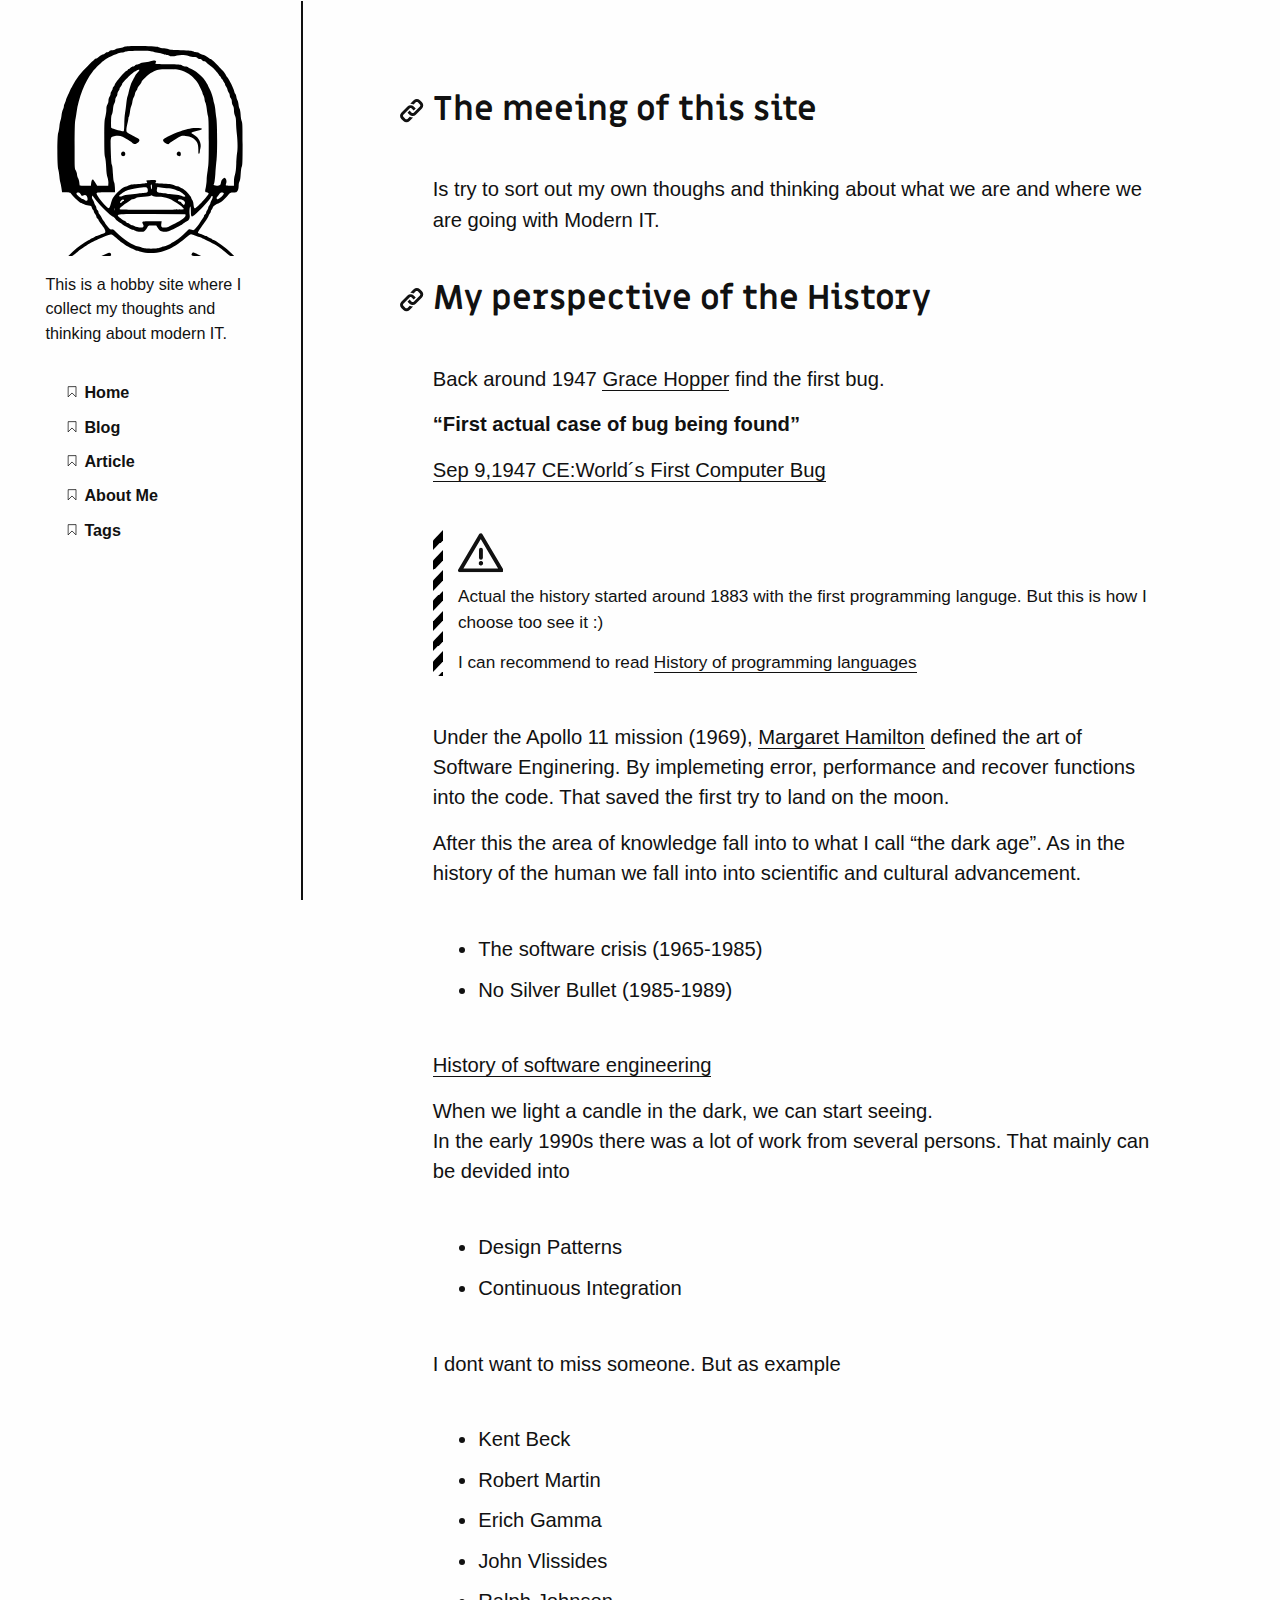
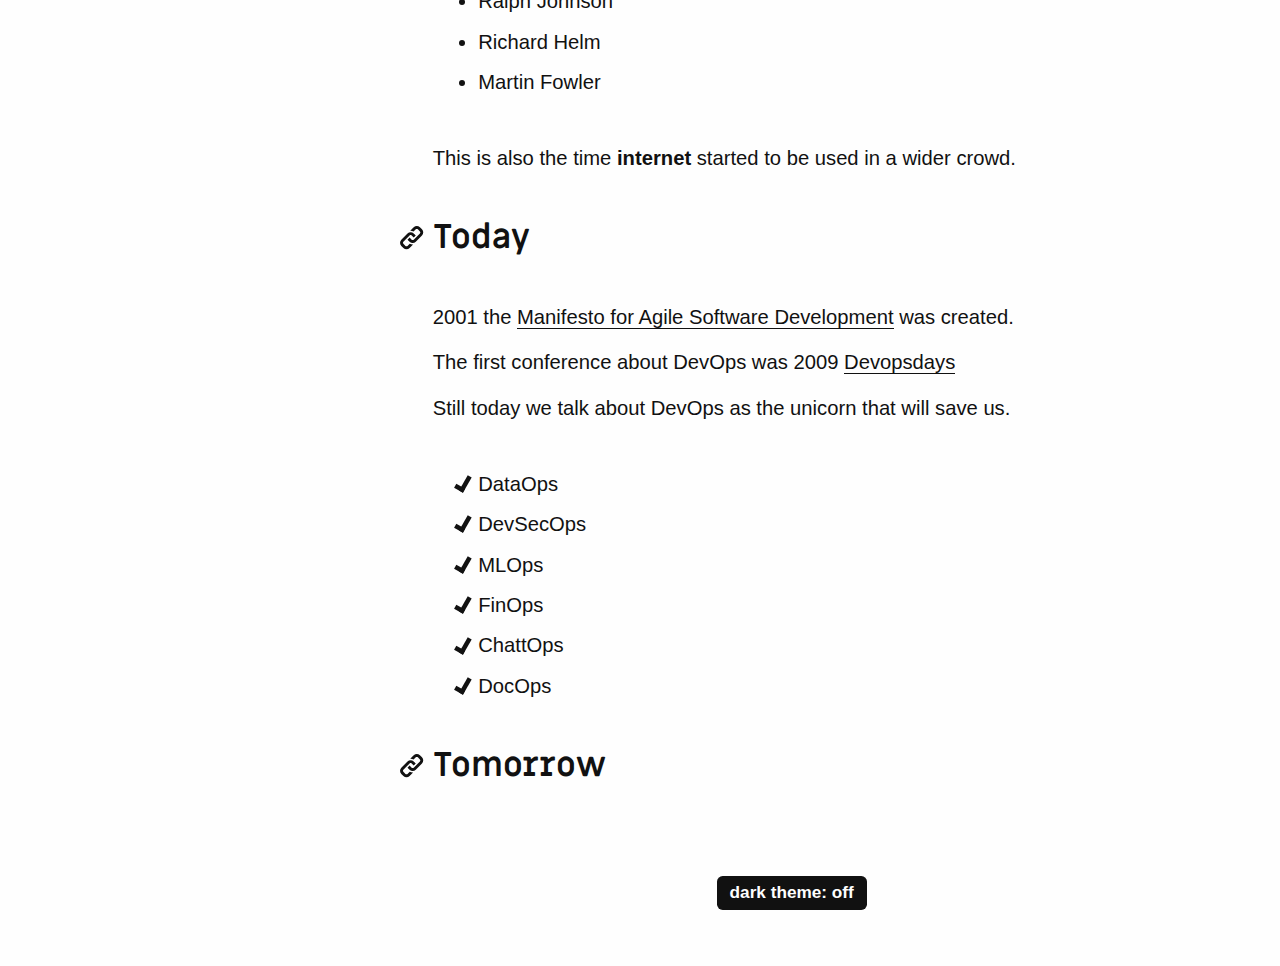
<file: index.html>
<!DOCTYPE html>
<html lang="en">
  <head>
  <meta charset="utf-8">
  <meta name="viewport" content="width=device-width, initial-scale=1.0">
  <meta http-equiv="X-UA-Compatible" content="IE=edge">

  <meta name="generator" content="Hugo 0.97.0" />
  <link rel="canonical" href="https://dpmdm.github.io/" />

  
    
  

  <link rel="apple-touch-icon" sizes="180x180" href="https://dpmdm.github.io/apple-touch-icon.png">
  <link rel="icon" type="image/png" sizes="32x32" href="https://dpmdm.github.io/favicon-32x32.png"> 
  <link rel="icon" type="image/png" sizes="16x16" href="https://dpmdm.github.io/favicon-16x16.png"> 
  <link rel="manifest" href="https://dpmdm.github.io/site.webmanifest"> 
  <link rel="mask-icon" href="https://dpmdm.github.io/safari-pinned-tab.svg" color="#000000"> 
  <meta name="msapplication-TileColor" content="#ffffff">
  <meta name="theme-color" content="#ffffff">

  <style>
    body {
      visibility: hidden;
      opacity: 0;
    }
  </style>

  <style id="darkTheme">
    .intro-and-nav,
    .main-and-footer {
      filter: invert(100%);
    }

    * {
      background-color: inherit
    }

    img:not([src*=".svg"]),
    .colors,
    iframe,
    .demo-container {
      filter: invert(100%);
    }
  </style>

  <link rel="stylesheet" href="/css/prism.css" media="none" onload="this.media='all';">

  
  
  <link rel="stylesheet" type="text/css" href="/css/styles.css">

  

  
  
    
  
  <title>DM Thinking</title>
</head>

  <body>
    <a href="#main">skip to content</a>
    <noscript>
  <style>
    body {
      visibility: visible;
      opacity: 1;
    }
  </style>
</noscript>

    <svg style="display: none">
  <symbol id="bookmark" viewBox="0 0 40 50">
   <g transform="translate(2266 3206.2)">
    <path style="stroke:currentColor;stroke-width:3.2637;fill:none" d="m-2262.2-3203.4-.2331 42.195 16.319-16.318 16.318 16.318.2331-42.428z"/>
   </g>
  </symbol>

  <symbol id="w3c" viewBox="0 0 127.09899 67.763">
   <text font-size="83" style="font-size:83px;font-family:Trebuchet;letter-spacing:-12;fill-opacity:0" letter-spacing="-12" y="67.609352" x="-26.782778">W3C</text>
   <text font-size="83" style="font-size:83px;font-weight:bold;font-family:Trebuchet;fill-opacity:0" y="67.609352" x="153.21722" font-weight="bold">SVG</text>
   <path style="fill:currentColor;image-rendering:optimizeQuality;shape-rendering:geometricPrecision" d="m33.695.377 12.062 41.016 12.067-41.016h8.731l-19.968 67.386h-.831l-12.48-41.759-12.479 41.759h-.832l-19.965-67.386h8.736l12.061 41.016 8.154-27.618-3.993-13.397h8.737z"/>
   <path style="fill:currentColor;image-rendering:optimizeQuality;shape-rendering:geometricPrecision" d="m91.355 46.132c0 6.104-1.624 11.234-4.862 15.394-3.248 4.158-7.45 6.237-12.607 6.237-3.882 0-7.263-1.238-10.148-3.702-2.885-2.47-5.02-5.812-6.406-10.022l6.82-2.829c1.001 2.552 2.317 4.562 3.953 6.028 1.636 1.469 3.56 2.207 5.781 2.207 2.329 0 4.3-1.306 5.909-3.911 1.609-2.606 2.411-5.738 2.411-9.401 0-4.049-.861-7.179-2.582-9.399-1.995-2.604-5.129-3.912-9.397-3.912h-3.327v-3.991l11.646-20.133h-14.062l-3.911 6.655h-2.493v-14.976h32.441v4.075l-12.31 21.217c4.324 1.385 7.596 3.911 9.815 7.571 2.22 3.659 3.329 7.953 3.329 12.892z"/>
   <path style="fill:currentColor;image-rendering:optimizeQuality;shape-rendering:geometricPrecision" d="m125.21 0 1.414 8.6-5.008 9.583s-1.924-4.064-5.117-6.314c-2.693-1.899-4.447-2.309-7.186-1.746-3.527.73-7.516 4.938-9.258 10.13-2.084 6.21-2.104 9.218-2.178 11.978-.115 4.428.58 7.043.58 7.043s-3.04-5.626-3.011-13.866c.018-5.882.947-11.218 3.666-16.479 2.404-4.627 5.954-7.404 9.114-7.728 3.264-.343 5.848 1.229 7.841 2.938 2.089 1.788 4.213 5.698 4.213 5.698l4.94-9.837z"/>
   <path style="fill:currentColor;image-rendering:optimizeQuality;shape-rendering:geometricPrecision" d="m125.82 48.674s-2.208 3.957-3.589 5.48c-1.379 1.524-3.849 4.209-6.896 5.555-3.049 1.343-4.646 1.598-7.661 1.306-3.01-.29-5.807-2.032-6.786-2.764-.979-.722-3.486-2.864-4.897-4.854-1.42-2-3.634-5.995-3.634-5.995s1.233 4.001 2.007 5.699c.442.977 1.81 3.965 3.749 6.572 1.805 2.425 5.315 6.604 10.652 7.545 5.336.945 9.002-1.449 9.907-2.031.907-.578 2.819-2.178 4.032-3.475 1.264-1.351 2.459-3.079 3.116-4.108.487-.758 1.276-2.286 1.276-2.286l-1.276-6.644z"/>
  </symbol>

  <symbol id="tag" viewBox="0 0 177.16535 177.16535">
    <g transform="translate(0 -875.2)">
     <path style="fill-rule:evenodd;stroke-width:0;fill:currentColor" d="m159.9 894.3-68.79 8.5872-75.42 77.336 61.931 60.397 75.429-76.565 6.8495-69.755zm-31.412 31.835a10.813 10.813 0 0 1 1.8443 2.247 10.813 10.813 0 0 1 -3.5174 14.872l-.0445.0275a10.813 10.813 0 0 1 -14.86 -3.5714 10.813 10.813 0 0 1 3.5563 -14.863 10.813 10.813 0 0 1 13.022 1.2884z"/>
    </g>
  </symbol>

  <symbol id="balloon" viewBox="0 0 141.73228 177.16535">
   <g transform="translate(0 -875.2)">
    <g>
     <path style="fill:currentColor" d="m68.156 882.83-.88753 1.4269c-4.9564 7.9666-6.3764 17.321-5.6731 37.378.36584 10.437 1.1246 23.51 1.6874 29.062.38895 3.8372 3.8278 32.454 4.6105 38.459 4.6694-.24176 9.2946.2879 14.377 1.481 1.2359-3.2937 5.2496-13.088 8.886-21.623 6.249-14.668 8.4128-21.264 10.253-31.252 1.2464-6.7626 1.6341-12.156 1.4204-19.764-.36325-12.93-2.1234-19.487-6.9377-25.843-2.0833-2.7507-6.9865-7.6112-7.9127-7.8436-.79716-.20019-6.6946-1.0922-6.7755-1.0248-.02213.0182-5.0006-.41858-7.5248-.22808l-2.149-.22808h-3.3738z"/>
     <path style="fill:currentColor" d="m61.915 883.28-3.2484.4497c-1.7863.24724-3.5182.53481-3.8494.63994-2.4751.33811-4.7267.86957-6.7777 1.5696-.28598 0-1.0254.20146-2.3695.58589-5.0418 1.4418-6.6374 2.2604-8.2567 4.2364-6.281 7.6657-11.457 18.43-12.932 26.891-1.4667 8.4111.71353 22.583 5.0764 32.996 3.8064 9.0852 13.569 25.149 22.801 37.517 1.3741 1.841 2.1708 2.9286 2.4712 3.5792 3.5437-1.1699 6.8496-1.9336 10.082-2.3263-1.3569-5.7831-4.6968-21.86-6.8361-33.002-.92884-4.8368-2.4692-14.322-3.2452-19.991-.68557-5.0083-.77707-6.9534-.74159-15.791.04316-10.803.41822-16.162 1.5026-21.503 1.4593-5.9026 3.3494-11.077 6.3247-15.852z"/>
     <path style="fill:currentColor" d="m94.499 885.78c-.10214-.0109-.13691 0-.0907.0409.16033.13489 1.329 1.0675 2.5976 2.0723 6.7003 5.307 11.273 14.568 12.658 25.638.52519 4.1949.24765 14.361-.5059 18.523-2.4775 13.684-9.7807 32.345-20.944 53.519l-3.0559 5.7971c2.8082.76579 5.7915 1.727 8.9926 2.8441 11.562-11.691 18.349-19.678 24.129-28.394 7.8992-11.913 11.132-20.234 12.24-31.518.98442-10.02-1.5579-20.876-6.7799-28.959-.2758-.4269-.57803-.86856-.89617-1.3166-3.247-6.13-9.752-12.053-21.264-16.131-2.3687-.86369-6.3657-2.0433-7.0802-2.1166z"/>
     <path style="fill:currentColor" d="m32.52 892.22c-.20090-.13016-1.4606.81389-3.9132 2.7457-11.486 9.0476-17.632 24.186-16.078 39.61.79699 7.9138 2.4066 13.505 5.9184 20.562 5.8577 11.77 14.749 23.219 30.087 38.74.05838.059.12188.1244.18052.1838 1.3166-.5556 2.5965-1.0618 3.8429-1.5199-.66408-.32448-1.4608-1.3297-3.8116-4.4602-5.0951-6.785-8.7512-11.962-13.051-18.486-5.1379-7.7948-5.0097-7.5894-8.0586-13.054-6.2097-11.13-8.2674-17.725-8.6014-27.563-.21552-6.3494.13041-9.2733 1.775-14.987 2.1832-7.5849 3.9273-10.986 9.2693-18.07 1.7839-2.3656 2.6418-3.57 2.4409-3.7003z"/>
     <path style="fill:currentColor" d="m69.133 992.37c-6.2405.0309-12.635.76718-19.554 2.5706 4.6956 4.7759 9.935 10.258 12.05 12.625l4.1272 4.6202h11.493l3.964-4.4516c2.0962-2.3541 7.4804-7.9845 12.201-12.768-8.378-1.4975-16.207-2.6353-24.281-2.5955z"/>
     <rect style="stroke-width:0;fill:currentColor" ry="2.0328" height="27.746" width="22.766" y="1017.7" x="60.201"/>
    </g>
   </g>
  </symbol>

  <symbol id="info" viewBox="0 0 41.667 41.667">
   <g transform="translate(-37.035 -1004.6)">
    <path style="stroke-linejoin:round;stroke:currentColor;stroke-linecap:round;stroke-width:3.728;fill:none" d="m76.25 1030.2a18.968 18.968 0 0 1 -23.037 13.709 18.968 18.968 0 0 1 -13.738 -23.019 18.968 18.968 0 0 1 23.001 -13.768 18.968 18.968 0 0 1 13.798 22.984"/>
    <g transform="matrix(1.1146 0 0 1.1146 -26.276 -124.92)">
     <path style="stroke:currentColor;stroke-linecap:round;stroke-width:3.728;fill:none" d="m75.491 1039.5v-8.7472"/>
     <path style="stroke-width:0;fill:currentColor" transform="scale(-1)" d="m-73.193-1024.5a2.3719 2.3719 0 0 1 -2.8807 1.7142 2.3719 2.3719 0 0 1 -1.718 -2.8785 2.3719 2.3719 0 0 1 2.8763 -1.7217 2.3719 2.3719 0 0 1 1.7254 2.8741"/>
    </g>
   </g>
  </symbol>

  <symbol id="warning" viewBox="0 0 48.430474 41.646302">
    <g transform="translate(-1.1273 -1010.2)">
     <path style="stroke-linejoin:round;stroke:currentColor;stroke-linecap:round;stroke-width:4.151;fill:none" d="m25.343 1012.3-22.14 37.496h44.28z"/>
     <path style="stroke:currentColor;stroke-linecap:round;stroke-width:4.1512;fill:none" d="m25.54 1027.7v8.7472"/>
     <path style="stroke-width:0;fill:currentColor" d="m27.839 1042.8a2.3719 2.3719 0 0 1 -2.8807 1.7143 2.3719 2.3719 0 0 1 -1.718 -2.8785 2.3719 2.3719 0 0 1 2.8763 -1.7217 2.3719 2.3719 0 0 1 1.7254 2.8741"/>
    </g>
  </symbol>

  <symbol id="menu" viewBox="0 0 50 50">
     <rect style="stroke-width:0;fill:currentColor" height="10" width="50" y="0" x="0"/>
     <rect style="stroke-width:0;fill:currentColor" height="10" width="50" y="20" x="0"/>
     <rect style="stroke-width:0;fill:currentColor" height="10" width="50" y="40" x="0"/>
   </symbol>

   <symbol id="link" viewBox="0 0 50 50">
    <g transform="translate(0 -1002.4)">
     <g transform="matrix(.095670 0 0 .095670 2.3233 1004.9)">
      <g>
       <path style="stroke-width:0;fill:currentColor" d="m452.84 192.9-128.65 128.65c-35.535 35.54-93.108 35.54-128.65 0l-42.881-42.886 42.881-42.876 42.884 42.876c11.845 11.822 31.064 11.846 42.886 0l128.64-128.64c11.816-11.831 11.816-31.066 0-42.9l-42.881-42.881c-11.822-11.814-31.064-11.814-42.887 0l-45.928 45.936c-21.292-12.531-45.491-17.905-69.449-16.291l72.501-72.526c35.535-35.521 93.136-35.521 128.64 0l42.886 42.881c35.535 35.523 35.535 93.141-.001 128.66zm-254.28 168.51-45.903 45.9c-11.845 11.846-31.064 11.817-42.881 0l-42.884-42.881c-11.845-11.821-11.845-31.041 0-42.886l128.65-128.65c11.819-11.814 31.069-11.814 42.884 0l42.886 42.886 42.876-42.886-42.876-42.881c-35.54-35.521-93.113-35.521-128.65 0l-128.65 128.64c-35.538 35.545-35.538 93.146 0 128.65l42.883 42.882c35.51 35.54 93.11 35.54 128.65 0l72.496-72.499c-23.956 1.597-48.092-3.784-69.474-16.283z"/>
      </g>
     </g>
    </g>
  </symbol>

  <symbol id="doc" viewBox="0 0 35 45">
   <g transform="translate(-147.53 -539.83)">
    <path style="stroke:currentColor;stroke-width:2.4501;fill:none" d="m149.38 542.67v39.194h31.354v-39.194z"/>
    <g style="stroke-width:25" transform="matrix(.098003 0 0 .098003 133.69 525.96)">
     <path d="m220 252.36h200" style="stroke:currentColor;stroke-width:25;fill:none"/>
     <path style="stroke:currentColor;stroke-width:25;fill:none" d="m220 409.95h200"/>
     <path d="m220 488.74h200" style="stroke:currentColor;stroke-width:25;fill:none"/>
     <path d="m220 331.15h200" style="stroke:currentColor;stroke-width:25;fill:none"/>
    </g>
   </g>
 </symbol>

 <symbol id="tick" viewBox="0 0 177.16535 177.16535">
  <g transform="translate(0 -875.2)">
   <rect style="stroke-width:0;fill:currentColor" transform="rotate(30)" height="155" width="40" y="702.99" x="556.82"/>
   <rect style="stroke-width:0;fill:currentColor" transform="rotate(30)" height="40" width="90.404" y="817.99" x="506.42"/>
  </g>
 </symbol>
</svg>

    <div class="wrapper">
      <header class="intro-and-nav" role="banner">
  <div>
    <div class="intro">
      <a
        class="logo"
        href="https://dpmdm.github.io/"
        aria-label="DM Thinking home page"
      >
        
          <img 
            src="/images/logo.svg" 
            alt="Logo"
          >
        
      </a>
      <p class="library-desc">
         This is a hobby site where I collect my thoughts and thinking about modern IT. 
      </p>
    </div>
    <nav id="patterns-nav" class="patterns" role="navigation">
  <h2 class="vh">Main navigation</h2>
  <button id="menu-button" aria-expanded="false">
    <svg viewBox="0 0 50 50" aria-hidden="true" focusable="false">
      <use xlink:href="#menu"></use>
    </svg>
    Menu
  </button>
  
  <ul id="patterns-list">
  
    <li class="pattern">
      
      
      
      
      <a href="/" >
        <svg class="bookmark-icon" aria-hidden="true" focusable="false" viewBox="0 0 40 50">
          <use xlink:href="#bookmark"></use>
        </svg>
        <span class="text">Home</span>
      </a>
    </li>
  
    <li class="pattern">
      
      
      
      
      <a href="/blog/" >
        <svg class="bookmark-icon" aria-hidden="true" focusable="false" viewBox="0 0 40 50">
          <use xlink:href="#bookmark"></use>
        </svg>
        <span class="text">Blog</span>
      </a>
    </li>
  
    <li class="pattern">
      
      
      
      
      <a href="/article/" >
        <svg class="bookmark-icon" aria-hidden="true" focusable="false" viewBox="0 0 40 50">
          <use xlink:href="#bookmark"></use>
        </svg>
        <span class="text">Article</span>
      </a>
    </li>
  
    <li class="pattern">
      
      
      
      
      <a href="/about/" >
        <svg class="bookmark-icon" aria-hidden="true" focusable="false" viewBox="0 0 40 50">
          <use xlink:href="#bookmark"></use>
        </svg>
        <span class="text">About Me</span>
      </a>
    </li>
  
    <li class="pattern">
      
      
      
      
      <a href="/tags/" >
        <svg class="bookmark-icon" aria-hidden="true" focusable="false" viewBox="0 0 40 50">
          <use xlink:href="#bookmark"></use>
        </svg>
        <span class="text">Tags</span>
      </a>
    </li>
  
  </ul>
</nav>
    
  </div>
</header>

      <div class="main-and-footer">
        <div>
          
  <main id="main">
    <h1></h1>
    <h2 id="the-meeing-of-this-site">The meeing of this site</h2>
<p>Is try to sort out my own thoughs and thinking about what we are and where we are going with Modern IT.</p>
<h2 id="my-perspective-of-the-history">My perspective of the History</h2>
<p>Back around 1947 <a href="//en.wikipedia.org/wiki/Grace_Hopper">Grace Hopper</a> find the first bug.</p>
<p><strong>&ldquo;First actual case of bug being found&rdquo;</strong></p>
<p><a href="https://www.nationalgeographic.org/thisday/sep9/worlds-first-computer-bug/#:~:text=On%20September%209%2C%201947%2C%20a%20team%20of%20computer%20scientists%20and,bug%20identified%20in%20a%20computer.">Sep 9,1947 CE:World´s First Computer Bug</a></p>
<aside aria-label="warning" class="note warning">
  <div>
    <svg class="sign" aria-hidden="true" viewBox="0 0 48.430474 41.646302" focusable="false">
      <use xlink:href="#warning"></use>
    </svg>
    <p>Actual the history started around 1883 with the first programming languge.
But this is how I choose too see it :)</p>
<p>I can recommend to read <a href="https://en.wikipedia.org/wiki/History_of_programming_languages">History of programming languages</a></p>

  </div>
</aside>

<p>Under the Apollo 11 mission (1969), <a href="https://en.wikipedia.org/wiki/Margaret_Hamilton_(software_engineer)">Margaret Hamilton</a> defined the art of Software Enginering.
By implemeting error, performance and recover functions into the code.
That saved the first try to land on the moon.</p>
<p>After this the area of knowledge fall into to what I call &ldquo;the dark age&rdquo;.
As in the history of the human we fall into into scientific and cultural advancement.</p>
<ul>
<li>The software crisis (1965-1985)</li>
<li>No Silver Bullet (1985-1989)</li>
</ul>
<p><a href="https://en.wikipedia.org/wiki/History_of_software_engineering">History of software engineering</a></p>
<p>When we light a candle in the dark, we can start seeing.<br>
In the early 1990s there was a lot of work from several persons.
That mainly can be devided into</p>
<ul>
<li>Design Patterns</li>
<li>Continuous Integration</li>
</ul>
<p>I dont want to miss someone.
But as example</p>
<ul>
<li>Kent Beck</li>
<li>Robert Martin</li>
<li>Erich Gamma</li>
<li>John Vlissides</li>
<li>Ralph Johnson</li>
<li>Richard Helm</li>
<li>Martin Fowler</li>
</ul>
<p>This is also the time <strong>internet</strong> started to be used in a wider crowd.</p>
<h2 id="today">Today</h2>
<p>2001 the <a href="https://agilemanifesto.org/">Manifesto for Agile Software Development</a> was created.</p>
<p>The first conference about DevOps was 2009 <a href="https://devopsdays.org/blog/2009/11/11/devopsdays-2009-belgium-a-great-success/">Devopsdays</a></p>
<p>Still today we talk about DevOps as the unicorn that will save us.
<div class="ticks">
  <ul>
<li>DataOps</li>
<li>DevSecOps</li>
<li>MLOps</li>
<li>FinOps</li>
<li>ChattOps</li>
<li>DocOps</li>
</ul>

</div>
</p>
<h2 id="tomorrow">Tomorrow</h2>

  </main>

          
            <footer role="contentinfo">
  <div
  
  >
    <label for="themer">
      dark theme: <input type="checkbox" id="themer" class="vh">
      
      <span aria-hidden="true"></span>
    </label>
  </div>
  
</footer>

          
        </div>
      </div>
    </div>
    

<script src="/js/dom-scripts.js"></script>  

<script src="/js/prism.js"></script>



<script src="/js/search.7aef046a0cc8b0c532f1d20087b920459bc868c936bb48a6ae221eceefca2d07.js"></script>

<link rel="stylesheet" href="/css/search.fe0cd54a21628574bff49d721c827d1bb165ab56b0f22dd55ae78addbe61c309.css"></link>




    
    
  

  </body>
</html>
</file>
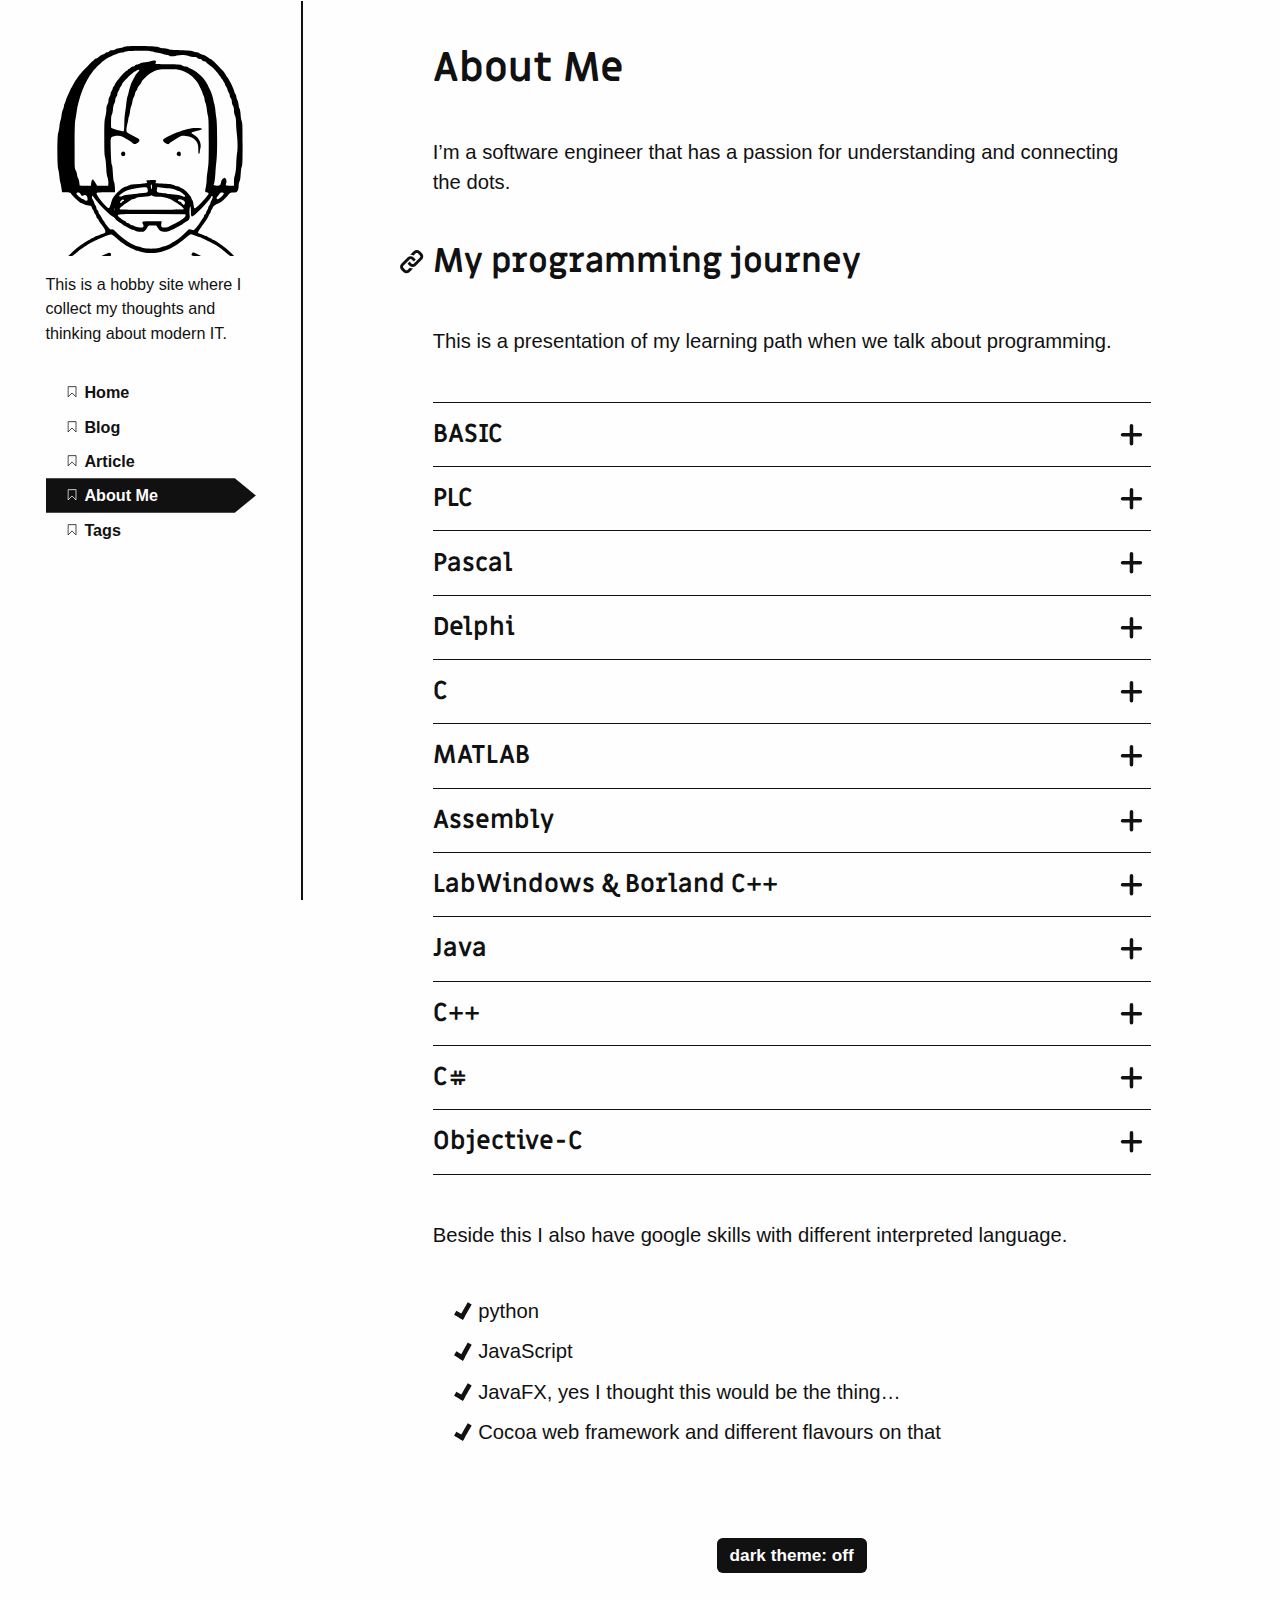
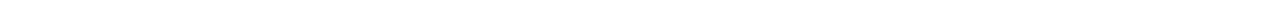
<file: about/index.html>
<!DOCTYPE html>
<html lang="en">
  <head>
  <meta charset="utf-8">
  <meta name="viewport" content="width=device-width, initial-scale=1.0">
  <meta http-equiv="X-UA-Compatible" content="IE=edge">

  <meta name="generator" content="Hugo 0.97.0" />
  <link rel="canonical" href="https://dpmdm.github.io/about/" />

  
    
    <meta name="description" content="I’m a software engineer that has a passion for understanding and connecting the dots.
My programming journey This is a presentation of my learning path when we talk about programming.
 BASIC     This was the first programming langugae I tried out. Inital I copied a game from a book. It took horrible long time to complete.
The game was played as a bat. To complete the game the bat needed to eat up all bugs.">
  

  <link rel="apple-touch-icon" sizes="180x180" href="https://dpmdm.github.io/apple-touch-icon.png">
  <link rel="icon" type="image/png" sizes="32x32" href="https://dpmdm.github.io/favicon-32x32.png"> 
  <link rel="icon" type="image/png" sizes="16x16" href="https://dpmdm.github.io/favicon-16x16.png"> 
  <link rel="manifest" href="https://dpmdm.github.io/site.webmanifest"> 
  <link rel="mask-icon" href="https://dpmdm.github.io/safari-pinned-tab.svg" color="#000000"> 
  <meta name="msapplication-TileColor" content="#ffffff">
  <meta name="theme-color" content="#ffffff">

  <style>
    body {
      visibility: hidden;
      opacity: 0;
    }
  </style>

  <style id="darkTheme">
    .intro-and-nav,
    .main-and-footer {
      filter: invert(100%);
    }

    * {
      background-color: inherit
    }

    img:not([src*=".svg"]),
    .colors,
    iframe,
    .demo-container {
      filter: invert(100%);
    }
  </style>

  <link rel="stylesheet" href="/css/prism.css" media="none" onload="this.media='all';">

  
  
  <link rel="stylesheet" type="text/css" href="/css/styles.css">

  

  
  
  <title>About Me | DM Thinking</title>
</head>

  <body>
    <a href="#main">skip to content</a>
    <noscript>
  <style>
    body {
      visibility: visible;
      opacity: 1;
    }
  </style>
</noscript>

    <svg style="display: none">
  <symbol id="bookmark" viewBox="0 0 40 50">
   <g transform="translate(2266 3206.2)">
    <path style="stroke:currentColor;stroke-width:3.2637;fill:none" d="m-2262.2-3203.4-.2331 42.195 16.319-16.318 16.318 16.318.2331-42.428z"/>
   </g>
  </symbol>

  <symbol id="w3c" viewBox="0 0 127.09899 67.763">
   <text font-size="83" style="font-size:83px;font-family:Trebuchet;letter-spacing:-12;fill-opacity:0" letter-spacing="-12" y="67.609352" x="-26.782778">W3C</text>
   <text font-size="83" style="font-size:83px;font-weight:bold;font-family:Trebuchet;fill-opacity:0" y="67.609352" x="153.21722" font-weight="bold">SVG</text>
   <path style="fill:currentColor;image-rendering:optimizeQuality;shape-rendering:geometricPrecision" d="m33.695.377 12.062 41.016 12.067-41.016h8.731l-19.968 67.386h-.831l-12.48-41.759-12.479 41.759h-.832l-19.965-67.386h8.736l12.061 41.016 8.154-27.618-3.993-13.397h8.737z"/>
   <path style="fill:currentColor;image-rendering:optimizeQuality;shape-rendering:geometricPrecision" d="m91.355 46.132c0 6.104-1.624 11.234-4.862 15.394-3.248 4.158-7.45 6.237-12.607 6.237-3.882 0-7.263-1.238-10.148-3.702-2.885-2.47-5.02-5.812-6.406-10.022l6.82-2.829c1.001 2.552 2.317 4.562 3.953 6.028 1.636 1.469 3.56 2.207 5.781 2.207 2.329 0 4.3-1.306 5.909-3.911 1.609-2.606 2.411-5.738 2.411-9.401 0-4.049-.861-7.179-2.582-9.399-1.995-2.604-5.129-3.912-9.397-3.912h-3.327v-3.991l11.646-20.133h-14.062l-3.911 6.655h-2.493v-14.976h32.441v4.075l-12.31 21.217c4.324 1.385 7.596 3.911 9.815 7.571 2.22 3.659 3.329 7.953 3.329 12.892z"/>
   <path style="fill:currentColor;image-rendering:optimizeQuality;shape-rendering:geometricPrecision" d="m125.21 0 1.414 8.6-5.008 9.583s-1.924-4.064-5.117-6.314c-2.693-1.899-4.447-2.309-7.186-1.746-3.527.73-7.516 4.938-9.258 10.13-2.084 6.21-2.104 9.218-2.178 11.978-.115 4.428.58 7.043.58 7.043s-3.04-5.626-3.011-13.866c.018-5.882.947-11.218 3.666-16.479 2.404-4.627 5.954-7.404 9.114-7.728 3.264-.343 5.848 1.229 7.841 2.938 2.089 1.788 4.213 5.698 4.213 5.698l4.94-9.837z"/>
   <path style="fill:currentColor;image-rendering:optimizeQuality;shape-rendering:geometricPrecision" d="m125.82 48.674s-2.208 3.957-3.589 5.48c-1.379 1.524-3.849 4.209-6.896 5.555-3.049 1.343-4.646 1.598-7.661 1.306-3.01-.29-5.807-2.032-6.786-2.764-.979-.722-3.486-2.864-4.897-4.854-1.42-2-3.634-5.995-3.634-5.995s1.233 4.001 2.007 5.699c.442.977 1.81 3.965 3.749 6.572 1.805 2.425 5.315 6.604 10.652 7.545 5.336.945 9.002-1.449 9.907-2.031.907-.578 2.819-2.178 4.032-3.475 1.264-1.351 2.459-3.079 3.116-4.108.487-.758 1.276-2.286 1.276-2.286l-1.276-6.644z"/>
  </symbol>

  <symbol id="tag" viewBox="0 0 177.16535 177.16535">
    <g transform="translate(0 -875.2)">
     <path style="fill-rule:evenodd;stroke-width:0;fill:currentColor" d="m159.9 894.3-68.79 8.5872-75.42 77.336 61.931 60.397 75.429-76.565 6.8495-69.755zm-31.412 31.835a10.813 10.813 0 0 1 1.8443 2.247 10.813 10.813 0 0 1 -3.5174 14.872l-.0445.0275a10.813 10.813 0 0 1 -14.86 -3.5714 10.813 10.813 0 0 1 3.5563 -14.863 10.813 10.813 0 0 1 13.022 1.2884z"/>
    </g>
  </symbol>

  <symbol id="balloon" viewBox="0 0 141.73228 177.16535">
   <g transform="translate(0 -875.2)">
    <g>
     <path style="fill:currentColor" d="m68.156 882.83-.88753 1.4269c-4.9564 7.9666-6.3764 17.321-5.6731 37.378.36584 10.437 1.1246 23.51 1.6874 29.062.38895 3.8372 3.8278 32.454 4.6105 38.459 4.6694-.24176 9.2946.2879 14.377 1.481 1.2359-3.2937 5.2496-13.088 8.886-21.623 6.249-14.668 8.4128-21.264 10.253-31.252 1.2464-6.7626 1.6341-12.156 1.4204-19.764-.36325-12.93-2.1234-19.487-6.9377-25.843-2.0833-2.7507-6.9865-7.6112-7.9127-7.8436-.79716-.20019-6.6946-1.0922-6.7755-1.0248-.02213.0182-5.0006-.41858-7.5248-.22808l-2.149-.22808h-3.3738z"/>
     <path style="fill:currentColor" d="m61.915 883.28-3.2484.4497c-1.7863.24724-3.5182.53481-3.8494.63994-2.4751.33811-4.7267.86957-6.7777 1.5696-.28598 0-1.0254.20146-2.3695.58589-5.0418 1.4418-6.6374 2.2604-8.2567 4.2364-6.281 7.6657-11.457 18.43-12.932 26.891-1.4667 8.4111.71353 22.583 5.0764 32.996 3.8064 9.0852 13.569 25.149 22.801 37.517 1.3741 1.841 2.1708 2.9286 2.4712 3.5792 3.5437-1.1699 6.8496-1.9336 10.082-2.3263-1.3569-5.7831-4.6968-21.86-6.8361-33.002-.92884-4.8368-2.4692-14.322-3.2452-19.991-.68557-5.0083-.77707-6.9534-.74159-15.791.04316-10.803.41822-16.162 1.5026-21.503 1.4593-5.9026 3.3494-11.077 6.3247-15.852z"/>
     <path style="fill:currentColor" d="m94.499 885.78c-.10214-.0109-.13691 0-.0907.0409.16033.13489 1.329 1.0675 2.5976 2.0723 6.7003 5.307 11.273 14.568 12.658 25.638.52519 4.1949.24765 14.361-.5059 18.523-2.4775 13.684-9.7807 32.345-20.944 53.519l-3.0559 5.7971c2.8082.76579 5.7915 1.727 8.9926 2.8441 11.562-11.691 18.349-19.678 24.129-28.394 7.8992-11.913 11.132-20.234 12.24-31.518.98442-10.02-1.5579-20.876-6.7799-28.959-.2758-.4269-.57803-.86856-.89617-1.3166-3.247-6.13-9.752-12.053-21.264-16.131-2.3687-.86369-6.3657-2.0433-7.0802-2.1166z"/>
     <path style="fill:currentColor" d="m32.52 892.22c-.20090-.13016-1.4606.81389-3.9132 2.7457-11.486 9.0476-17.632 24.186-16.078 39.61.79699 7.9138 2.4066 13.505 5.9184 20.562 5.8577 11.77 14.749 23.219 30.087 38.74.05838.059.12188.1244.18052.1838 1.3166-.5556 2.5965-1.0618 3.8429-1.5199-.66408-.32448-1.4608-1.3297-3.8116-4.4602-5.0951-6.785-8.7512-11.962-13.051-18.486-5.1379-7.7948-5.0097-7.5894-8.0586-13.054-6.2097-11.13-8.2674-17.725-8.6014-27.563-.21552-6.3494.13041-9.2733 1.775-14.987 2.1832-7.5849 3.9273-10.986 9.2693-18.07 1.7839-2.3656 2.6418-3.57 2.4409-3.7003z"/>
     <path style="fill:currentColor" d="m69.133 992.37c-6.2405.0309-12.635.76718-19.554 2.5706 4.6956 4.7759 9.935 10.258 12.05 12.625l4.1272 4.6202h11.493l3.964-4.4516c2.0962-2.3541 7.4804-7.9845 12.201-12.768-8.378-1.4975-16.207-2.6353-24.281-2.5955z"/>
     <rect style="stroke-width:0;fill:currentColor" ry="2.0328" height="27.746" width="22.766" y="1017.7" x="60.201"/>
    </g>
   </g>
  </symbol>

  <symbol id="info" viewBox="0 0 41.667 41.667">
   <g transform="translate(-37.035 -1004.6)">
    <path style="stroke-linejoin:round;stroke:currentColor;stroke-linecap:round;stroke-width:3.728;fill:none" d="m76.25 1030.2a18.968 18.968 0 0 1 -23.037 13.709 18.968 18.968 0 0 1 -13.738 -23.019 18.968 18.968 0 0 1 23.001 -13.768 18.968 18.968 0 0 1 13.798 22.984"/>
    <g transform="matrix(1.1146 0 0 1.1146 -26.276 -124.92)">
     <path style="stroke:currentColor;stroke-linecap:round;stroke-width:3.728;fill:none" d="m75.491 1039.5v-8.7472"/>
     <path style="stroke-width:0;fill:currentColor" transform="scale(-1)" d="m-73.193-1024.5a2.3719 2.3719 0 0 1 -2.8807 1.7142 2.3719 2.3719 0 0 1 -1.718 -2.8785 2.3719 2.3719 0 0 1 2.8763 -1.7217 2.3719 2.3719 0 0 1 1.7254 2.8741"/>
    </g>
   </g>
  </symbol>

  <symbol id="warning" viewBox="0 0 48.430474 41.646302">
    <g transform="translate(-1.1273 -1010.2)">
     <path style="stroke-linejoin:round;stroke:currentColor;stroke-linecap:round;stroke-width:4.151;fill:none" d="m25.343 1012.3-22.14 37.496h44.28z"/>
     <path style="stroke:currentColor;stroke-linecap:round;stroke-width:4.1512;fill:none" d="m25.54 1027.7v8.7472"/>
     <path style="stroke-width:0;fill:currentColor" d="m27.839 1042.8a2.3719 2.3719 0 0 1 -2.8807 1.7143 2.3719 2.3719 0 0 1 -1.718 -2.8785 2.3719 2.3719 0 0 1 2.8763 -1.7217 2.3719 2.3719 0 0 1 1.7254 2.8741"/>
    </g>
  </symbol>

  <symbol id="menu" viewBox="0 0 50 50">
     <rect style="stroke-width:0;fill:currentColor" height="10" width="50" y="0" x="0"/>
     <rect style="stroke-width:0;fill:currentColor" height="10" width="50" y="20" x="0"/>
     <rect style="stroke-width:0;fill:currentColor" height="10" width="50" y="40" x="0"/>
   </symbol>

   <symbol id="link" viewBox="0 0 50 50">
    <g transform="translate(0 -1002.4)">
     <g transform="matrix(.095670 0 0 .095670 2.3233 1004.9)">
      <g>
       <path style="stroke-width:0;fill:currentColor" d="m452.84 192.9-128.65 128.65c-35.535 35.54-93.108 35.54-128.65 0l-42.881-42.886 42.881-42.876 42.884 42.876c11.845 11.822 31.064 11.846 42.886 0l128.64-128.64c11.816-11.831 11.816-31.066 0-42.9l-42.881-42.881c-11.822-11.814-31.064-11.814-42.887 0l-45.928 45.936c-21.292-12.531-45.491-17.905-69.449-16.291l72.501-72.526c35.535-35.521 93.136-35.521 128.64 0l42.886 42.881c35.535 35.523 35.535 93.141-.001 128.66zm-254.28 168.51-45.903 45.9c-11.845 11.846-31.064 11.817-42.881 0l-42.884-42.881c-11.845-11.821-11.845-31.041 0-42.886l128.65-128.65c11.819-11.814 31.069-11.814 42.884 0l42.886 42.886 42.876-42.886-42.876-42.881c-35.54-35.521-93.113-35.521-128.65 0l-128.65 128.64c-35.538 35.545-35.538 93.146 0 128.65l42.883 42.882c35.51 35.54 93.11 35.54 128.65 0l72.496-72.499c-23.956 1.597-48.092-3.784-69.474-16.283z"/>
      </g>
     </g>
    </g>
  </symbol>

  <symbol id="doc" viewBox="0 0 35 45">
   <g transform="translate(-147.53 -539.83)">
    <path style="stroke:currentColor;stroke-width:2.4501;fill:none" d="m149.38 542.67v39.194h31.354v-39.194z"/>
    <g style="stroke-width:25" transform="matrix(.098003 0 0 .098003 133.69 525.96)">
     <path d="m220 252.36h200" style="stroke:currentColor;stroke-width:25;fill:none"/>
     <path style="stroke:currentColor;stroke-width:25;fill:none" d="m220 409.95h200"/>
     <path d="m220 488.74h200" style="stroke:currentColor;stroke-width:25;fill:none"/>
     <path d="m220 331.15h200" style="stroke:currentColor;stroke-width:25;fill:none"/>
    </g>
   </g>
 </symbol>

 <symbol id="tick" viewBox="0 0 177.16535 177.16535">
  <g transform="translate(0 -875.2)">
   <rect style="stroke-width:0;fill:currentColor" transform="rotate(30)" height="155" width="40" y="702.99" x="556.82"/>
   <rect style="stroke-width:0;fill:currentColor" transform="rotate(30)" height="40" width="90.404" y="817.99" x="506.42"/>
  </g>
 </symbol>
</svg>

    <div class="wrapper">
      <header class="intro-and-nav" role="banner">
  <div>
    <div class="intro">
      <a
        class="logo"
        href="https://dpmdm.github.io/"
        aria-label="DM Thinking home page"
      >
        
          <img 
            src="/images/logo.svg" 
            alt="Logo"
          >
        
      </a>
      <p class="library-desc">
         This is a hobby site where I collect my thoughts and thinking about modern IT. 
      </p>
    </div>
    <nav id="patterns-nav" class="patterns" role="navigation">
  <h2 class="vh">Main navigation</h2>
  <button id="menu-button" aria-expanded="false">
    <svg viewBox="0 0 50 50" aria-hidden="true" focusable="false">
      <use xlink:href="#menu"></use>
    </svg>
    Menu
  </button>
  
  <ul id="patterns-list">
  
    <li class="pattern">
      
      
      
      
      <a href="/" >
        <svg class="bookmark-icon" aria-hidden="true" focusable="false" viewBox="0 0 40 50">
          <use xlink:href="#bookmark"></use>
        </svg>
        <span class="text">Home</span>
      </a>
    </li>
  
    <li class="pattern">
      
      
      
      
      <a href="/blog/" >
        <svg class="bookmark-icon" aria-hidden="true" focusable="false" viewBox="0 0 40 50">
          <use xlink:href="#bookmark"></use>
        </svg>
        <span class="text">Blog</span>
      </a>
    </li>
  
    <li class="pattern">
      
      
      
      
      <a href="/article/" >
        <svg class="bookmark-icon" aria-hidden="true" focusable="false" viewBox="0 0 40 50">
          <use xlink:href="#bookmark"></use>
        </svg>
        <span class="text">Article</span>
      </a>
    </li>
  
    <li class="pattern">
      
      
      
      
      <a href="/about/" aria-current="page">
        <svg class="bookmark-icon" aria-hidden="true" focusable="false" viewBox="0 0 40 50">
          <use xlink:href="#bookmark"></use>
        </svg>
        <span class="text">About Me</span>
      </a>
    </li>
  
    <li class="pattern">
      
      
      
      
      <a href="/tags/" >
        <svg class="bookmark-icon" aria-hidden="true" focusable="false" viewBox="0 0 40 50">
          <use xlink:href="#bookmark"></use>
        </svg>
        <span class="text">Tags</span>
      </a>
    </li>
  
  </ul>
</nav>
    
  </div>
</header>

      <div class="main-and-footer">
        <div>
          
  <main id="main">
    <h1>About Me</h1>
    <p>I&rsquo;m a software engineer that has a passion for understanding and connecting the dots.</p>
<h2 id="my-programming-journey">My programming journey</h2>
<p>This is a presentation of my learning path when we talk about programming.</p>
<div class="expandable-section">
  
    <h2>
  
    
    
    
    
    
    <button aria-expanded="false" data-expands="js-expandable-4c16f5ca6f53f1e88d711f1253fbe57d">
      <span class="expandable-label">BASIC</span>
      <svg aria-hidden="true" focusable="false" viewBox="0 0 70.866142 70.866141">
        <g transform="translate(0 -981.5)">
          <rect style="stroke-width:0;fill:currentColor" ry="5" height="60" width="9.8985" y="987.36" x="30.051" class="up-strut" />
          <rect style="stroke-width:0;fill:currentColor" ry="5" height="10" width="60" y="1012.4" x="5"/>
        </g>
      </svg>
    </button>
  
    </h2>
  
  <div id="js-expandable-4c16f5ca6f53f1e88d711f1253fbe57d" hidden>
    <p>This was the first programming langugae I tried out.
Inital I copied a game from a book.
It took horrible long time to complete.</p>
<p>The game was played as a bat.
To complete the game the bat needed to eat up all bugs.</p>
<p>What I learned was</p>
<ul>
<li>Input from keyboard</li>
<li>GOTO statement</li>
<li>Reading long files</li>
<li>Drawing graphical elements. Well color on pixels.</li>
</ul>

  </div>
</div>

<div class="expandable-section">
  
    <h2>
  
    
    
    
    
    
    <button aria-expanded="false" data-expands="js-expandable-025d717a5009cdde4d88fa5f5f96c48b">
      <span class="expandable-label">PLC</span>
      <svg aria-hidden="true" focusable="false" viewBox="0 0 70.866142 70.866141">
        <g transform="translate(0 -981.5)">
          <rect style="stroke-width:0;fill:currentColor" ry="5" height="60" width="9.8985" y="987.36" x="30.051" class="up-strut" />
          <rect style="stroke-width:0;fill:currentColor" ry="5" height="10" width="60" y="1012.4" x="5"/>
        </g>
      </svg>
    </button>
  
    </h2>
  
  <div id="js-expandable-025d717a5009cdde4d88fa5f5f96c48b" hidden>
    <p>Logical operators and digital engineering.</p>
<p>To program a robot to do something usefull.
There was a lot of try and error.</p>
<p>What I learned was</p>
<ul>
<li><strong>AND</strong> <strong>OR</strong> <strong>NOT</strong></li>
<li>Using interface to write, test and upload code.</li>
</ul>

  </div>
</div>

<div class="expandable-section">
  
    <h2>
  
    
    
    
    
    
    <button aria-expanded="false" data-expands="js-expandable-c2b22a5b8e537f0e8f3c29cb1ce11694">
      <span class="expandable-label">Pascal</span>
      <svg aria-hidden="true" focusable="false" viewBox="0 0 70.866142 70.866141">
        <g transform="translate(0 -981.5)">
          <rect style="stroke-width:0;fill:currentColor" ry="5" height="60" width="9.8985" y="987.36" x="30.051" class="up-strut" />
          <rect style="stroke-width:0;fill:currentColor" ry="5" height="10" width="60" y="1012.4" x="5"/>
        </g>
      </svg>
    </button>
  
    </h2>
  
  <div id="js-expandable-c2b22a5b8e537f0e8f3c29cb1ce11694" hidden>
    <p>This was my first attempt to try to understand programming.</p>
<p>Was a classical education in High school.</p>
<ul>
<li>output and input from streams</li>
<li>variables</li>
<li>Datatypes</li>
<li>Compiler usage</li>
<li>Arrays</li>
<li>File organisation</li>
<li>Procedures</li>
<li>Debugging</li>
</ul>

  </div>
</div>

<div class="expandable-section">
  
    <h2>
  
    
    
    
    
    
    <button aria-expanded="false" data-expands="js-expandable-7d877bd2adc130b2ee19f4a54174f72e">
      <span class="expandable-label">Delphi</span>
      <svg aria-hidden="true" focusable="false" viewBox="0 0 70.866142 70.866141">
        <g transform="translate(0 -981.5)">
          <rect style="stroke-width:0;fill:currentColor" ry="5" height="60" width="9.8985" y="987.36" x="30.051" class="up-strut" />
          <rect style="stroke-width:0;fill:currentColor" ry="5" height="10" width="60" y="1012.4" x="5"/>
        </g>
      </svg>
    </button>
  
    </h2>
  
  <div id="js-expandable-7d877bd2adc130b2ee19f4a54174f72e" hidden>
    <p>Started to write simple applications with GUI.</p>
<p>Topics that was new for me</p>
<ul>
<li>Events</li>
<li>IDE</li>
</ul>

  </div>
</div>

<div class="expandable-section">
  
    <h2>
  
    
    
    
    
    
    <button aria-expanded="false" data-expands="js-expandable-fff2eb1ebf1490694af90ea7e508f18a">
      <span class="expandable-label">C</span>
      <svg aria-hidden="true" focusable="false" viewBox="0 0 70.866142 70.866141">
        <g transform="translate(0 -981.5)">
          <rect style="stroke-width:0;fill:currentColor" ry="5" height="60" width="9.8985" y="987.36" x="30.051" class="up-strut" />
          <rect style="stroke-width:0;fill:currentColor" ry="5" height="10" width="60" y="1012.4" x="5"/>
        </g>
      </svg>
    </button>
  
    </h2>
  
  <div id="js-expandable-fff2eb1ebf1490694af90ea7e508f18a" hidden>
    <p>At the university I started to study the basics of c programming.</p>
<ul>
<li>Operators</li>
<li>Statements</li>
<li>Pointer or reference to memory</li>
<li>Linked structures and search</li>
<li>Libraries</li>
</ul>
<p>The funny thing was that on the exam the teacher thougt I was cheating.
Because I was not supposed to write so &ldquo;good&rdquo; code.</p>

  </div>
</div>

<div class="expandable-section">
  
    <h2>
  
    
    
    
    
    
    <button aria-expanded="false" data-expands="js-expandable-80bf6331270b30d0d85b149f34aa6c03">
      <span class="expandable-label">MATLAB</span>
      <svg aria-hidden="true" focusable="false" viewBox="0 0 70.866142 70.866141">
        <g transform="translate(0 -981.5)">
          <rect style="stroke-width:0;fill:currentColor" ry="5" height="60" width="9.8985" y="987.36" x="30.051" class="up-strut" />
          <rect style="stroke-width:0;fill:currentColor" ry="5" height="10" width="60" y="1012.4" x="5"/>
        </g>
      </svg>
    </button>
  
    </h2>
  
  <div id="js-expandable-80bf6331270b30d0d85b149f34aa6c03" hidden>
    <p>Maybe not so much a language as a computing platform.
But widly used at university to calculate a lot of different &ldquo;stuff&rdquo;.</p>
<ul>
<li>Approximation and limitations of computing</li>
<li>Randomnes in computer science</li>
<li>Stochastic Simulations</li>
</ul>

  </div>
</div>

<div class="expandable-section">
  
    <h2>
  
    
    
    
    
    
    <button aria-expanded="false" data-expands="js-expandable-7c1f1e2d82fcc5e90afeefe609a9585f">
      <span class="expandable-label">Assembly</span>
      <svg aria-hidden="true" focusable="false" viewBox="0 0 70.866142 70.866141">
        <g transform="translate(0 -981.5)">
          <rect style="stroke-width:0;fill:currentColor" ry="5" height="60" width="9.8985" y="987.36" x="30.051" class="up-strut" />
          <rect style="stroke-width:0;fill:currentColor" ry="5" height="10" width="60" y="1012.4" x="5"/>
        </g>
      </svg>
    </button>
  
    </h2>
  
  <div id="js-expandable-7c1f1e2d82fcc5e90afeefe609a9585f" hidden>
    <p>Building a high temprature meter and test it on a blast furnance up to 2000 C degress.</p>
<p>Programming a microprocessor with assembly.</p>
<p>Findings was</p>
<ul>
<li>Recursive functions</li>
<li>They are fragile for static electricity &hellip;</li>
</ul>

  </div>
</div>

<div class="expandable-section">
  
    <h2>
  
    
    
    
    
    
    <button aria-expanded="false" data-expands="js-expandable-4387e400804f47b630688354182bff8c">
      <span class="expandable-label">LabWindows &amp; Borland C&#43;&#43;</span>
      <svg aria-hidden="true" focusable="false" viewBox="0 0 70.866142 70.866141">
        <g transform="translate(0 -981.5)">
          <rect style="stroke-width:0;fill:currentColor" ry="5" height="60" width="9.8985" y="987.36" x="30.051" class="up-strut" />
          <rect style="stroke-width:0;fill:currentColor" ry="5" height="10" width="60" y="1012.4" x="5"/>
        </g>
      </svg>
    </button>
  
    </h2>
  
  <div id="js-expandable-4387e400804f47b630688354182bff8c" hidden>
    <p>The peak at the university was to use different IDE:s for develop graphical in and output.</p>
<ul>
<li>LabWindows - for conhtrolling differnet kind of devices</li>
<li>Borland - for using graphical interface for input and graphics for visualization</li>
</ul>

  </div>
</div>

<div class="expandable-section">
  
    <h2>
  
    
    
    
    
    
    <button aria-expanded="false" data-expands="js-expandable-42bf558a52352793ccb344b6f72227ce">
      <span class="expandable-label">Java</span>
      <svg aria-hidden="true" focusable="false" viewBox="0 0 70.866142 70.866141">
        <g transform="translate(0 -981.5)">
          <rect style="stroke-width:0;fill:currentColor" ry="5" height="60" width="9.8985" y="987.36" x="30.051" class="up-strut" />
          <rect style="stroke-width:0;fill:currentColor" ry="5" height="10" width="60" y="1012.4" x="5"/>
        </g>
      </svg>
    </button>
  
    </h2>
  
  <div id="js-expandable-42bf558a52352793ccb344b6f72227ce" hidden>
    <p>Beside a repetition of Pascal and C the main thing was</p>
<ul>
<li>Object-oriented programming</li>
<li>Design patterns</li>
</ul>

  </div>
</div>

<div class="expandable-section">
  
    <h2>
  
    
    
    
    
    
    <button aria-expanded="false" data-expands="js-expandable-f421b6db8d6ee42d9468927309e1416f">
      <span class="expandable-label">C&#43;&#43;</span>
      <svg aria-hidden="true" focusable="false" viewBox="0 0 70.866142 70.866141">
        <g transform="translate(0 -981.5)">
          <rect style="stroke-width:0;fill:currentColor" ry="5" height="60" width="9.8985" y="987.36" x="30.051" class="up-strut" />
          <rect style="stroke-width:0;fill:currentColor" ry="5" height="10" width="60" y="1012.4" x="5"/>
        </g>
      </svg>
    </button>
  
    </h2>
  
  <div id="js-expandable-f421b6db8d6ee42d9468927309e1416f" hidden>
    <p>Gave me a deeper understanding of</p>
<ul>
<li>Library usage</li>
<li>Instantiation of objects and life span</li>
</ul>

  </div>
</div>

<div class="expandable-section">
  
    <h2>
  
    
    
    
    
    
    <button aria-expanded="false" data-expands="js-expandable-8fe270117520b7a7b64a964527aa4cd6">
      <span class="expandable-label">C#</span>
      <svg aria-hidden="true" focusable="false" viewBox="0 0 70.866142 70.866141">
        <g transform="translate(0 -981.5)">
          <rect style="stroke-width:0;fill:currentColor" ry="5" height="60" width="9.8985" y="987.36" x="30.051" class="up-strut" />
          <rect style="stroke-width:0;fill:currentColor" ry="5" height="10" width="60" y="1012.4" x="5"/>
        </g>
      </svg>
    </button>
  
    </h2>
  
  <div id="js-expandable-8fe270117520b7a7b64a964527aa4cd6" hidden>
    A deeper understanding of .Net in windows.
  </div>
</div>

<div class="expandable-section">
  
    <h2>
  
    
    
    
    
    
    <button aria-expanded="false" data-expands="js-expandable-406d6f6514fe04e09c33d508b4d0d163">
      <span class="expandable-label">Objective-C</span>
      <svg aria-hidden="true" focusable="false" viewBox="0 0 70.866142 70.866141">
        <g transform="translate(0 -981.5)">
          <rect style="stroke-width:0;fill:currentColor" ry="5" height="60" width="9.8985" y="987.36" x="30.051" class="up-strut" />
          <rect style="stroke-width:0;fill:currentColor" ry="5" height="10" width="60" y="1012.4" x="5"/>
        </g>
      </svg>
    </button>
  
    </h2>
  
  <div id="js-expandable-406d6f6514fe04e09c33d508b4d0d163" hidden>
    <p>Used different kind of frameworks and write multiple tools and application to macOS and IOS</p>
<p>I enjoyed to build applications that communicated with events.</p>

  </div>
</div>

<p>Beside this I also have google skills with different interpreted language.</p>
<div class="ticks">
  <ul>
<li>python</li>
<li>JavaScript</li>
<li>JavaFX, yes I thought this would be the thing&hellip;</li>
<li>Cocoa web framework and different flavours on that</li>
</ul>

</div>


  </main>

          
            <footer role="contentinfo">
  <div
  
  >
    <label for="themer">
      dark theme: <input type="checkbox" id="themer" class="vh">
      
      <span aria-hidden="true"></span>
    </label>
  </div>
  
</footer>

          
        </div>
      </div>
    </div>
    

<script src="/js/dom-scripts.js"></script>  

<script src="/js/prism.js"></script>



<script src="/js/search.7aef046a0cc8b0c532f1d20087b920459bc868c936bb48a6ae221eceefca2d07.js"></script>

<link rel="stylesheet" href="/css/search.fe0cd54a21628574bff49d721c827d1bb165ab56b0f22dd55ae78addbe61c309.css"></link>




    
    
  

  </body>
</html>
</file>
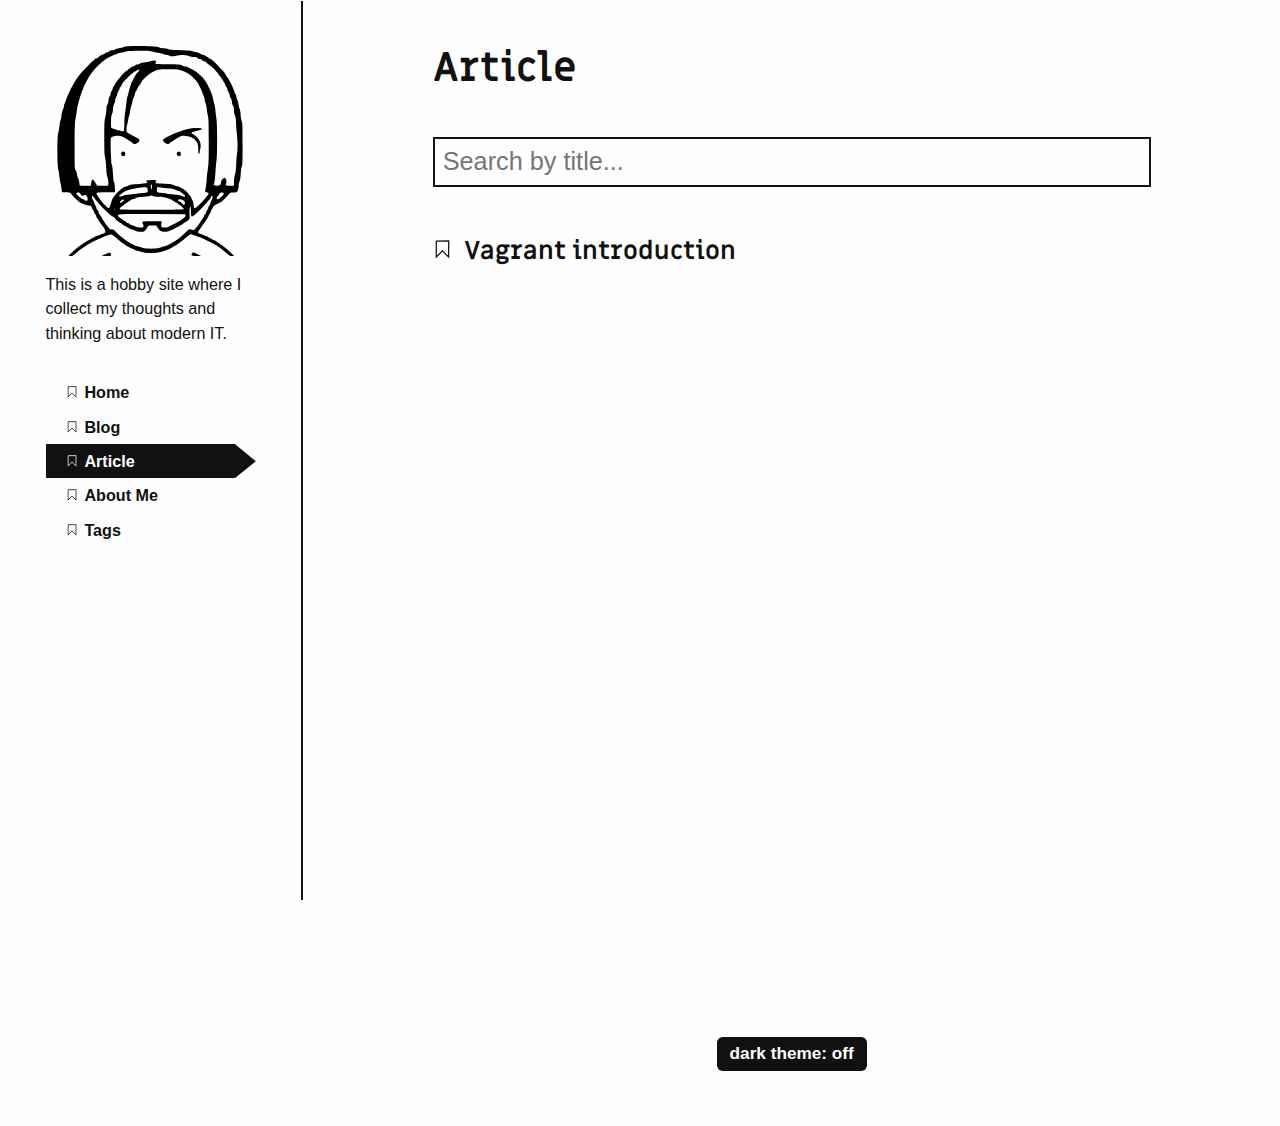
<file: article/index.html>
<!DOCTYPE html>
<html lang="en">
  <head>
  <meta charset="utf-8">
  <meta name="viewport" content="width=device-width, initial-scale=1.0">
  <meta http-equiv="X-UA-Compatible" content="IE=edge">

  <meta name="generator" content="Hugo 0.97.0" />
  <link rel="canonical" href="https://dpmdm.github.io/article/" />

  
    
    <meta name="description" content="Article">
  

  <link rel="apple-touch-icon" sizes="180x180" href="https://dpmdm.github.io/apple-touch-icon.png">
  <link rel="icon" type="image/png" sizes="32x32" href="https://dpmdm.github.io/favicon-32x32.png"> 
  <link rel="icon" type="image/png" sizes="16x16" href="https://dpmdm.github.io/favicon-16x16.png"> 
  <link rel="manifest" href="https://dpmdm.github.io/site.webmanifest"> 
  <link rel="mask-icon" href="https://dpmdm.github.io/safari-pinned-tab.svg" color="#000000"> 
  <meta name="msapplication-TileColor" content="#ffffff">
  <meta name="theme-color" content="#ffffff">

  <style>
    body {
      visibility: hidden;
      opacity: 0;
    }
  </style>

  <style id="darkTheme">
    .intro-and-nav,
    .main-and-footer {
      filter: invert(100%);
    }

    * {
      background-color: inherit
    }

    img:not([src*=".svg"]),
    .colors,
    iframe,
    .demo-container {
      filter: invert(100%);
    }
  </style>

  <link rel="stylesheet" href="/css/prism.css" media="none" onload="this.media='all';">

  
  
  <link rel="stylesheet" type="text/css" href="/css/styles.css">

  

  
  
  <title>Article | DM Thinking</title>
</head>

  <body>
    <a href="#main">skip to content</a>
    <noscript>
  <style>
    body {
      visibility: visible;
      opacity: 1;
    }
  </style>
</noscript>

    <svg style="display: none">
  <symbol id="bookmark" viewBox="0 0 40 50">
   <g transform="translate(2266 3206.2)">
    <path style="stroke:currentColor;stroke-width:3.2637;fill:none" d="m-2262.2-3203.4-.2331 42.195 16.319-16.318 16.318 16.318.2331-42.428z"/>
   </g>
  </symbol>

  <symbol id="w3c" viewBox="0 0 127.09899 67.763">
   <text font-size="83" style="font-size:83px;font-family:Trebuchet;letter-spacing:-12;fill-opacity:0" letter-spacing="-12" y="67.609352" x="-26.782778">W3C</text>
   <text font-size="83" style="font-size:83px;font-weight:bold;font-family:Trebuchet;fill-opacity:0" y="67.609352" x="153.21722" font-weight="bold">SVG</text>
   <path style="fill:currentColor;image-rendering:optimizeQuality;shape-rendering:geometricPrecision" d="m33.695.377 12.062 41.016 12.067-41.016h8.731l-19.968 67.386h-.831l-12.48-41.759-12.479 41.759h-.832l-19.965-67.386h8.736l12.061 41.016 8.154-27.618-3.993-13.397h8.737z"/>
   <path style="fill:currentColor;image-rendering:optimizeQuality;shape-rendering:geometricPrecision" d="m91.355 46.132c0 6.104-1.624 11.234-4.862 15.394-3.248 4.158-7.45 6.237-12.607 6.237-3.882 0-7.263-1.238-10.148-3.702-2.885-2.47-5.02-5.812-6.406-10.022l6.82-2.829c1.001 2.552 2.317 4.562 3.953 6.028 1.636 1.469 3.56 2.207 5.781 2.207 2.329 0 4.3-1.306 5.909-3.911 1.609-2.606 2.411-5.738 2.411-9.401 0-4.049-.861-7.179-2.582-9.399-1.995-2.604-5.129-3.912-9.397-3.912h-3.327v-3.991l11.646-20.133h-14.062l-3.911 6.655h-2.493v-14.976h32.441v4.075l-12.31 21.217c4.324 1.385 7.596 3.911 9.815 7.571 2.22 3.659 3.329 7.953 3.329 12.892z"/>
   <path style="fill:currentColor;image-rendering:optimizeQuality;shape-rendering:geometricPrecision" d="m125.21 0 1.414 8.6-5.008 9.583s-1.924-4.064-5.117-6.314c-2.693-1.899-4.447-2.309-7.186-1.746-3.527.73-7.516 4.938-9.258 10.13-2.084 6.21-2.104 9.218-2.178 11.978-.115 4.428.58 7.043.58 7.043s-3.04-5.626-3.011-13.866c.018-5.882.947-11.218 3.666-16.479 2.404-4.627 5.954-7.404 9.114-7.728 3.264-.343 5.848 1.229 7.841 2.938 2.089 1.788 4.213 5.698 4.213 5.698l4.94-9.837z"/>
   <path style="fill:currentColor;image-rendering:optimizeQuality;shape-rendering:geometricPrecision" d="m125.82 48.674s-2.208 3.957-3.589 5.48c-1.379 1.524-3.849 4.209-6.896 5.555-3.049 1.343-4.646 1.598-7.661 1.306-3.01-.29-5.807-2.032-6.786-2.764-.979-.722-3.486-2.864-4.897-4.854-1.42-2-3.634-5.995-3.634-5.995s1.233 4.001 2.007 5.699c.442.977 1.81 3.965 3.749 6.572 1.805 2.425 5.315 6.604 10.652 7.545 5.336.945 9.002-1.449 9.907-2.031.907-.578 2.819-2.178 4.032-3.475 1.264-1.351 2.459-3.079 3.116-4.108.487-.758 1.276-2.286 1.276-2.286l-1.276-6.644z"/>
  </symbol>

  <symbol id="tag" viewBox="0 0 177.16535 177.16535">
    <g transform="translate(0 -875.2)">
     <path style="fill-rule:evenodd;stroke-width:0;fill:currentColor" d="m159.9 894.3-68.79 8.5872-75.42 77.336 61.931 60.397 75.429-76.565 6.8495-69.755zm-31.412 31.835a10.813 10.813 0 0 1 1.8443 2.247 10.813 10.813 0 0 1 -3.5174 14.872l-.0445.0275a10.813 10.813 0 0 1 -14.86 -3.5714 10.813 10.813 0 0 1 3.5563 -14.863 10.813 10.813 0 0 1 13.022 1.2884z"/>
    </g>
  </symbol>

  <symbol id="balloon" viewBox="0 0 141.73228 177.16535">
   <g transform="translate(0 -875.2)">
    <g>
     <path style="fill:currentColor" d="m68.156 882.83-.88753 1.4269c-4.9564 7.9666-6.3764 17.321-5.6731 37.378.36584 10.437 1.1246 23.51 1.6874 29.062.38895 3.8372 3.8278 32.454 4.6105 38.459 4.6694-.24176 9.2946.2879 14.377 1.481 1.2359-3.2937 5.2496-13.088 8.886-21.623 6.249-14.668 8.4128-21.264 10.253-31.252 1.2464-6.7626 1.6341-12.156 1.4204-19.764-.36325-12.93-2.1234-19.487-6.9377-25.843-2.0833-2.7507-6.9865-7.6112-7.9127-7.8436-.79716-.20019-6.6946-1.0922-6.7755-1.0248-.02213.0182-5.0006-.41858-7.5248-.22808l-2.149-.22808h-3.3738z"/>
     <path style="fill:currentColor" d="m61.915 883.28-3.2484.4497c-1.7863.24724-3.5182.53481-3.8494.63994-2.4751.33811-4.7267.86957-6.7777 1.5696-.28598 0-1.0254.20146-2.3695.58589-5.0418 1.4418-6.6374 2.2604-8.2567 4.2364-6.281 7.6657-11.457 18.43-12.932 26.891-1.4667 8.4111.71353 22.583 5.0764 32.996 3.8064 9.0852 13.569 25.149 22.801 37.517 1.3741 1.841 2.1708 2.9286 2.4712 3.5792 3.5437-1.1699 6.8496-1.9336 10.082-2.3263-1.3569-5.7831-4.6968-21.86-6.8361-33.002-.92884-4.8368-2.4692-14.322-3.2452-19.991-.68557-5.0083-.77707-6.9534-.74159-15.791.04316-10.803.41822-16.162 1.5026-21.503 1.4593-5.9026 3.3494-11.077 6.3247-15.852z"/>
     <path style="fill:currentColor" d="m94.499 885.78c-.10214-.0109-.13691 0-.0907.0409.16033.13489 1.329 1.0675 2.5976 2.0723 6.7003 5.307 11.273 14.568 12.658 25.638.52519 4.1949.24765 14.361-.5059 18.523-2.4775 13.684-9.7807 32.345-20.944 53.519l-3.0559 5.7971c2.8082.76579 5.7915 1.727 8.9926 2.8441 11.562-11.691 18.349-19.678 24.129-28.394 7.8992-11.913 11.132-20.234 12.24-31.518.98442-10.02-1.5579-20.876-6.7799-28.959-.2758-.4269-.57803-.86856-.89617-1.3166-3.247-6.13-9.752-12.053-21.264-16.131-2.3687-.86369-6.3657-2.0433-7.0802-2.1166z"/>
     <path style="fill:currentColor" d="m32.52 892.22c-.20090-.13016-1.4606.81389-3.9132 2.7457-11.486 9.0476-17.632 24.186-16.078 39.61.79699 7.9138 2.4066 13.505 5.9184 20.562 5.8577 11.77 14.749 23.219 30.087 38.74.05838.059.12188.1244.18052.1838 1.3166-.5556 2.5965-1.0618 3.8429-1.5199-.66408-.32448-1.4608-1.3297-3.8116-4.4602-5.0951-6.785-8.7512-11.962-13.051-18.486-5.1379-7.7948-5.0097-7.5894-8.0586-13.054-6.2097-11.13-8.2674-17.725-8.6014-27.563-.21552-6.3494.13041-9.2733 1.775-14.987 2.1832-7.5849 3.9273-10.986 9.2693-18.07 1.7839-2.3656 2.6418-3.57 2.4409-3.7003z"/>
     <path style="fill:currentColor" d="m69.133 992.37c-6.2405.0309-12.635.76718-19.554 2.5706 4.6956 4.7759 9.935 10.258 12.05 12.625l4.1272 4.6202h11.493l3.964-4.4516c2.0962-2.3541 7.4804-7.9845 12.201-12.768-8.378-1.4975-16.207-2.6353-24.281-2.5955z"/>
     <rect style="stroke-width:0;fill:currentColor" ry="2.0328" height="27.746" width="22.766" y="1017.7" x="60.201"/>
    </g>
   </g>
  </symbol>

  <symbol id="info" viewBox="0 0 41.667 41.667">
   <g transform="translate(-37.035 -1004.6)">
    <path style="stroke-linejoin:round;stroke:currentColor;stroke-linecap:round;stroke-width:3.728;fill:none" d="m76.25 1030.2a18.968 18.968 0 0 1 -23.037 13.709 18.968 18.968 0 0 1 -13.738 -23.019 18.968 18.968 0 0 1 23.001 -13.768 18.968 18.968 0 0 1 13.798 22.984"/>
    <g transform="matrix(1.1146 0 0 1.1146 -26.276 -124.92)">
     <path style="stroke:currentColor;stroke-linecap:round;stroke-width:3.728;fill:none" d="m75.491 1039.5v-8.7472"/>
     <path style="stroke-width:0;fill:currentColor" transform="scale(-1)" d="m-73.193-1024.5a2.3719 2.3719 0 0 1 -2.8807 1.7142 2.3719 2.3719 0 0 1 -1.718 -2.8785 2.3719 2.3719 0 0 1 2.8763 -1.7217 2.3719 2.3719 0 0 1 1.7254 2.8741"/>
    </g>
   </g>
  </symbol>

  <symbol id="warning" viewBox="0 0 48.430474 41.646302">
    <g transform="translate(-1.1273 -1010.2)">
     <path style="stroke-linejoin:round;stroke:currentColor;stroke-linecap:round;stroke-width:4.151;fill:none" d="m25.343 1012.3-22.14 37.496h44.28z"/>
     <path style="stroke:currentColor;stroke-linecap:round;stroke-width:4.1512;fill:none" d="m25.54 1027.7v8.7472"/>
     <path style="stroke-width:0;fill:currentColor" d="m27.839 1042.8a2.3719 2.3719 0 0 1 -2.8807 1.7143 2.3719 2.3719 0 0 1 -1.718 -2.8785 2.3719 2.3719 0 0 1 2.8763 -1.7217 2.3719 2.3719 0 0 1 1.7254 2.8741"/>
    </g>
  </symbol>

  <symbol id="menu" viewBox="0 0 50 50">
     <rect style="stroke-width:0;fill:currentColor" height="10" width="50" y="0" x="0"/>
     <rect style="stroke-width:0;fill:currentColor" height="10" width="50" y="20" x="0"/>
     <rect style="stroke-width:0;fill:currentColor" height="10" width="50" y="40" x="0"/>
   </symbol>

   <symbol id="link" viewBox="0 0 50 50">
    <g transform="translate(0 -1002.4)">
     <g transform="matrix(.095670 0 0 .095670 2.3233 1004.9)">
      <g>
       <path style="stroke-width:0;fill:currentColor" d="m452.84 192.9-128.65 128.65c-35.535 35.54-93.108 35.54-128.65 0l-42.881-42.886 42.881-42.876 42.884 42.876c11.845 11.822 31.064 11.846 42.886 0l128.64-128.64c11.816-11.831 11.816-31.066 0-42.9l-42.881-42.881c-11.822-11.814-31.064-11.814-42.887 0l-45.928 45.936c-21.292-12.531-45.491-17.905-69.449-16.291l72.501-72.526c35.535-35.521 93.136-35.521 128.64 0l42.886 42.881c35.535 35.523 35.535 93.141-.001 128.66zm-254.28 168.51-45.903 45.9c-11.845 11.846-31.064 11.817-42.881 0l-42.884-42.881c-11.845-11.821-11.845-31.041 0-42.886l128.65-128.65c11.819-11.814 31.069-11.814 42.884 0l42.886 42.886 42.876-42.886-42.876-42.881c-35.54-35.521-93.113-35.521-128.65 0l-128.65 128.64c-35.538 35.545-35.538 93.146 0 128.65l42.883 42.882c35.51 35.54 93.11 35.54 128.65 0l72.496-72.499c-23.956 1.597-48.092-3.784-69.474-16.283z"/>
      </g>
     </g>
    </g>
  </symbol>

  <symbol id="doc" viewBox="0 0 35 45">
   <g transform="translate(-147.53 -539.83)">
    <path style="stroke:currentColor;stroke-width:2.4501;fill:none" d="m149.38 542.67v39.194h31.354v-39.194z"/>
    <g style="stroke-width:25" transform="matrix(.098003 0 0 .098003 133.69 525.96)">
     <path d="m220 252.36h200" style="stroke:currentColor;stroke-width:25;fill:none"/>
     <path style="stroke:currentColor;stroke-width:25;fill:none" d="m220 409.95h200"/>
     <path d="m220 488.74h200" style="stroke:currentColor;stroke-width:25;fill:none"/>
     <path d="m220 331.15h200" style="stroke:currentColor;stroke-width:25;fill:none"/>
    </g>
   </g>
 </symbol>

 <symbol id="tick" viewBox="0 0 177.16535 177.16535">
  <g transform="translate(0 -875.2)">
   <rect style="stroke-width:0;fill:currentColor" transform="rotate(30)" height="155" width="40" y="702.99" x="556.82"/>
   <rect style="stroke-width:0;fill:currentColor" transform="rotate(30)" height="40" width="90.404" y="817.99" x="506.42"/>
  </g>
 </symbol>
</svg>

    <div class="wrapper">
      <header class="intro-and-nav" role="banner">
  <div>
    <div class="intro">
      <a
        class="logo"
        href="https://dpmdm.github.io/"
        aria-label="DM Thinking home page"
      >
        
          <img 
            src="/images/logo.svg" 
            alt="Logo"
          >
        
      </a>
      <p class="library-desc">
         This is a hobby site where I collect my thoughts and thinking about modern IT. 
      </p>
    </div>
    <nav id="patterns-nav" class="patterns" role="navigation">
  <h2 class="vh">Main navigation</h2>
  <button id="menu-button" aria-expanded="false">
    <svg viewBox="0 0 50 50" aria-hidden="true" focusable="false">
      <use xlink:href="#menu"></use>
    </svg>
    Menu
  </button>
  
  <ul id="patterns-list">
  
    <li class="pattern">
      
      
      
      
      <a href="/" >
        <svg class="bookmark-icon" aria-hidden="true" focusable="false" viewBox="0 0 40 50">
          <use xlink:href="#bookmark"></use>
        </svg>
        <span class="text">Home</span>
      </a>
    </li>
  
    <li class="pattern">
      
      
      
      
      <a href="/blog/" >
        <svg class="bookmark-icon" aria-hidden="true" focusable="false" viewBox="0 0 40 50">
          <use xlink:href="#bookmark"></use>
        </svg>
        <span class="text">Blog</span>
      </a>
    </li>
  
    <li class="pattern">
      
      
      
      
      <a href="/article/" aria-current="page">
        <svg class="bookmark-icon" aria-hidden="true" focusable="false" viewBox="0 0 40 50">
          <use xlink:href="#bookmark"></use>
        </svg>
        <span class="text">Article</span>
      </a>
    </li>
  
    <li class="pattern">
      
      
      
      
      <a href="/about/" >
        <svg class="bookmark-icon" aria-hidden="true" focusable="false" viewBox="0 0 40 50">
          <use xlink:href="#bookmark"></use>
        </svg>
        <span class="text">About Me</span>
      </a>
    </li>
  
    <li class="pattern">
      
      
      
      
      <a href="/tags/" >
        <svg class="bookmark-icon" aria-hidden="true" focusable="false" viewBox="0 0 40 50">
          <use xlink:href="#bookmark"></use>
        </svg>
        <span class="text">Tags</span>
      </a>
    </li>
  
  </ul>
</nav>
    
  </div>
</header>

      <div class="main-and-footer">
        <div>
          
<main id="main">
  <h1>Article</h1>
  
  <input
    id="search"
    type="text"
    placeholder="Search by title..."
    aria-label="Search by title"
  />
  
  <ul class="patterns-list" id="list">
    
    <li>
      <h2>
        <a href="/article/vagrant/">
          <svg
            class="bookmark"
            aria-hidden="true"
            viewBox="0 0 40 50"
            focusable="false"
          >
            <use xlink:href="#bookmark"></use>
          </svg>
          Vagrant introduction
        </a>
      </h2>
    </li>
    
  </ul>
</main>

          
            <footer role="contentinfo">
  <div
  
  >
    <label for="themer">
      dark theme: <input type="checkbox" id="themer" class="vh">
      
      <span aria-hidden="true"></span>
    </label>
  </div>
  
</footer>

          
        </div>
      </div>
    </div>
    

<script src="/js/dom-scripts.js"></script>  

<script src="/js/prism.js"></script>



<script src="/js/search.7aef046a0cc8b0c532f1d20087b920459bc868c936bb48a6ae221eceefca2d07.js"></script>

<link rel="stylesheet" href="/css/search.fe0cd54a21628574bff49d721c827d1bb165ab56b0f22dd55ae78addbe61c309.css"></link>




    
    
  

  </body>
</html>
</file>
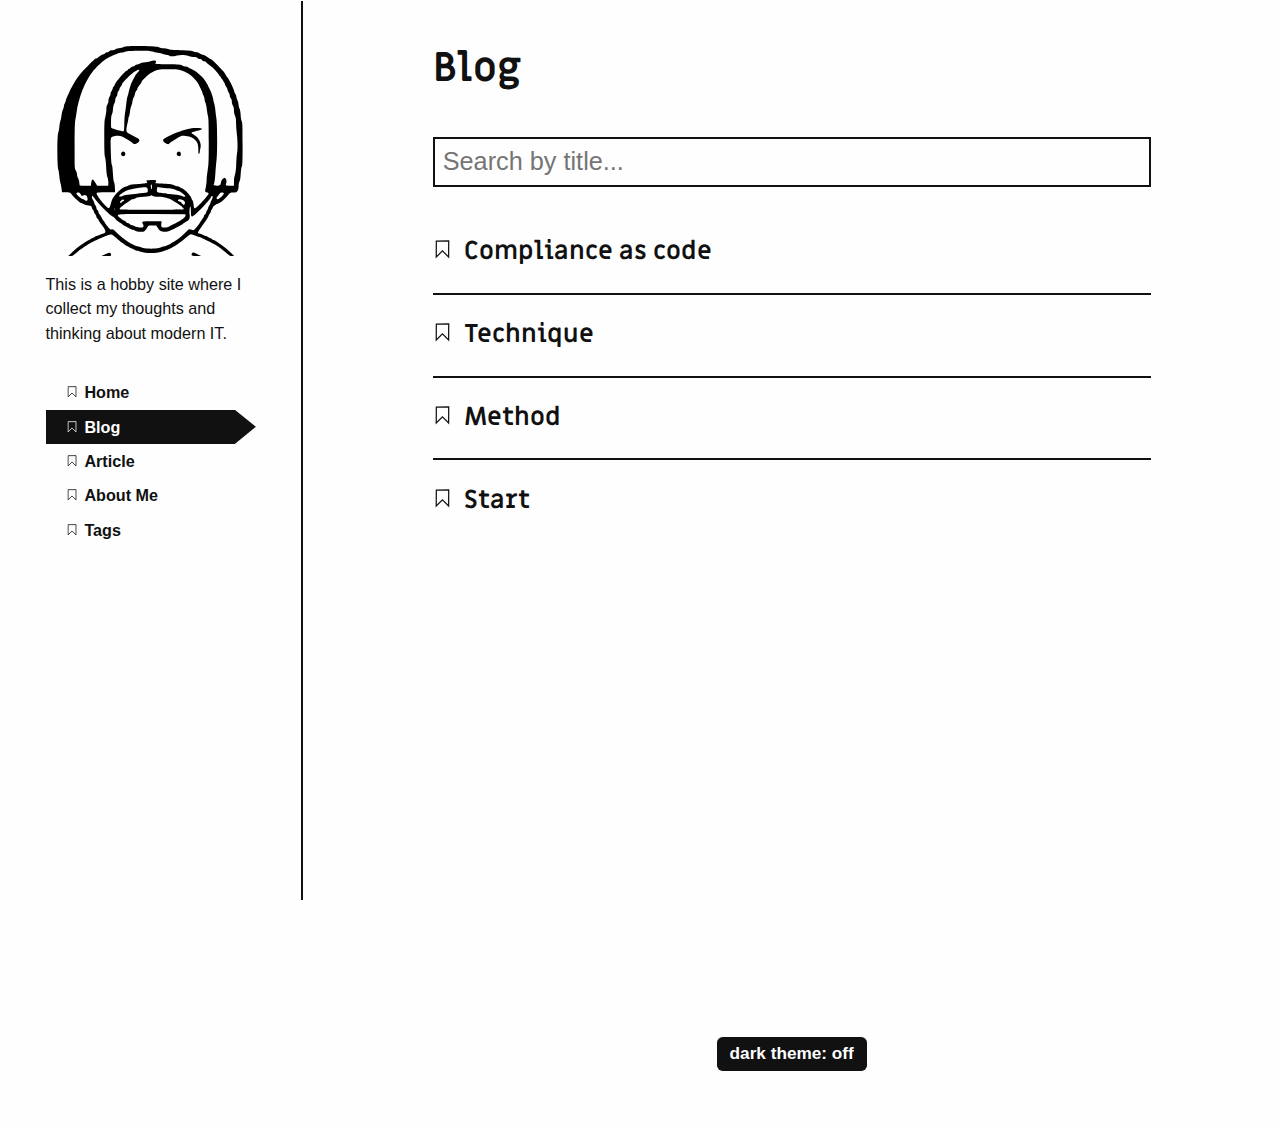
<file: blog/index.html>
<!DOCTYPE html>
<html lang="en">
  <head>
  <meta charset="utf-8">
  <meta name="viewport" content="width=device-width, initial-scale=1.0">
  <meta http-equiv="X-UA-Compatible" content="IE=edge">

  <meta name="generator" content="Hugo 0.97.0" />
  <link rel="canonical" href="https://dpmdm.github.io/blog/" />

  
    
    <meta name="description" content="Blog">
  

  <link rel="apple-touch-icon" sizes="180x180" href="https://dpmdm.github.io/apple-touch-icon.png">
  <link rel="icon" type="image/png" sizes="32x32" href="https://dpmdm.github.io/favicon-32x32.png"> 
  <link rel="icon" type="image/png" sizes="16x16" href="https://dpmdm.github.io/favicon-16x16.png"> 
  <link rel="manifest" href="https://dpmdm.github.io/site.webmanifest"> 
  <link rel="mask-icon" href="https://dpmdm.github.io/safari-pinned-tab.svg" color="#000000"> 
  <meta name="msapplication-TileColor" content="#ffffff">
  <meta name="theme-color" content="#ffffff">

  <style>
    body {
      visibility: hidden;
      opacity: 0;
    }
  </style>

  <style id="darkTheme">
    .intro-and-nav,
    .main-and-footer {
      filter: invert(100%);
    }

    * {
      background-color: inherit
    }

    img:not([src*=".svg"]),
    .colors,
    iframe,
    .demo-container {
      filter: invert(100%);
    }
  </style>

  <link rel="stylesheet" href="/css/prism.css" media="none" onload="this.media='all';">

  
  
  <link rel="stylesheet" type="text/css" href="/css/styles.css">

  

  
  
  <title>Blog | DM Thinking</title>
</head>

  <body>
    <a href="#main">skip to content</a>
    <noscript>
  <style>
    body {
      visibility: visible;
      opacity: 1;
    }
  </style>
</noscript>

    <svg style="display: none">
  <symbol id="bookmark" viewBox="0 0 40 50">
   <g transform="translate(2266 3206.2)">
    <path style="stroke:currentColor;stroke-width:3.2637;fill:none" d="m-2262.2-3203.4-.2331 42.195 16.319-16.318 16.318 16.318.2331-42.428z"/>
   </g>
  </symbol>

  <symbol id="w3c" viewBox="0 0 127.09899 67.763">
   <text font-size="83" style="font-size:83px;font-family:Trebuchet;letter-spacing:-12;fill-opacity:0" letter-spacing="-12" y="67.609352" x="-26.782778">W3C</text>
   <text font-size="83" style="font-size:83px;font-weight:bold;font-family:Trebuchet;fill-opacity:0" y="67.609352" x="153.21722" font-weight="bold">SVG</text>
   <path style="fill:currentColor;image-rendering:optimizeQuality;shape-rendering:geometricPrecision" d="m33.695.377 12.062 41.016 12.067-41.016h8.731l-19.968 67.386h-.831l-12.48-41.759-12.479 41.759h-.832l-19.965-67.386h8.736l12.061 41.016 8.154-27.618-3.993-13.397h8.737z"/>
   <path style="fill:currentColor;image-rendering:optimizeQuality;shape-rendering:geometricPrecision" d="m91.355 46.132c0 6.104-1.624 11.234-4.862 15.394-3.248 4.158-7.45 6.237-12.607 6.237-3.882 0-7.263-1.238-10.148-3.702-2.885-2.47-5.02-5.812-6.406-10.022l6.82-2.829c1.001 2.552 2.317 4.562 3.953 6.028 1.636 1.469 3.56 2.207 5.781 2.207 2.329 0 4.3-1.306 5.909-3.911 1.609-2.606 2.411-5.738 2.411-9.401 0-4.049-.861-7.179-2.582-9.399-1.995-2.604-5.129-3.912-9.397-3.912h-3.327v-3.991l11.646-20.133h-14.062l-3.911 6.655h-2.493v-14.976h32.441v4.075l-12.31 21.217c4.324 1.385 7.596 3.911 9.815 7.571 2.22 3.659 3.329 7.953 3.329 12.892z"/>
   <path style="fill:currentColor;image-rendering:optimizeQuality;shape-rendering:geometricPrecision" d="m125.21 0 1.414 8.6-5.008 9.583s-1.924-4.064-5.117-6.314c-2.693-1.899-4.447-2.309-7.186-1.746-3.527.73-7.516 4.938-9.258 10.13-2.084 6.21-2.104 9.218-2.178 11.978-.115 4.428.58 7.043.58 7.043s-3.04-5.626-3.011-13.866c.018-5.882.947-11.218 3.666-16.479 2.404-4.627 5.954-7.404 9.114-7.728 3.264-.343 5.848 1.229 7.841 2.938 2.089 1.788 4.213 5.698 4.213 5.698l4.94-9.837z"/>
   <path style="fill:currentColor;image-rendering:optimizeQuality;shape-rendering:geometricPrecision" d="m125.82 48.674s-2.208 3.957-3.589 5.48c-1.379 1.524-3.849 4.209-6.896 5.555-3.049 1.343-4.646 1.598-7.661 1.306-3.01-.29-5.807-2.032-6.786-2.764-.979-.722-3.486-2.864-4.897-4.854-1.42-2-3.634-5.995-3.634-5.995s1.233 4.001 2.007 5.699c.442.977 1.81 3.965 3.749 6.572 1.805 2.425 5.315 6.604 10.652 7.545 5.336.945 9.002-1.449 9.907-2.031.907-.578 2.819-2.178 4.032-3.475 1.264-1.351 2.459-3.079 3.116-4.108.487-.758 1.276-2.286 1.276-2.286l-1.276-6.644z"/>
  </symbol>

  <symbol id="tag" viewBox="0 0 177.16535 177.16535">
    <g transform="translate(0 -875.2)">
     <path style="fill-rule:evenodd;stroke-width:0;fill:currentColor" d="m159.9 894.3-68.79 8.5872-75.42 77.336 61.931 60.397 75.429-76.565 6.8495-69.755zm-31.412 31.835a10.813 10.813 0 0 1 1.8443 2.247 10.813 10.813 0 0 1 -3.5174 14.872l-.0445.0275a10.813 10.813 0 0 1 -14.86 -3.5714 10.813 10.813 0 0 1 3.5563 -14.863 10.813 10.813 0 0 1 13.022 1.2884z"/>
    </g>
  </symbol>

  <symbol id="balloon" viewBox="0 0 141.73228 177.16535">
   <g transform="translate(0 -875.2)">
    <g>
     <path style="fill:currentColor" d="m68.156 882.83-.88753 1.4269c-4.9564 7.9666-6.3764 17.321-5.6731 37.378.36584 10.437 1.1246 23.51 1.6874 29.062.38895 3.8372 3.8278 32.454 4.6105 38.459 4.6694-.24176 9.2946.2879 14.377 1.481 1.2359-3.2937 5.2496-13.088 8.886-21.623 6.249-14.668 8.4128-21.264 10.253-31.252 1.2464-6.7626 1.6341-12.156 1.4204-19.764-.36325-12.93-2.1234-19.487-6.9377-25.843-2.0833-2.7507-6.9865-7.6112-7.9127-7.8436-.79716-.20019-6.6946-1.0922-6.7755-1.0248-.02213.0182-5.0006-.41858-7.5248-.22808l-2.149-.22808h-3.3738z"/>
     <path style="fill:currentColor" d="m61.915 883.28-3.2484.4497c-1.7863.24724-3.5182.53481-3.8494.63994-2.4751.33811-4.7267.86957-6.7777 1.5696-.28598 0-1.0254.20146-2.3695.58589-5.0418 1.4418-6.6374 2.2604-8.2567 4.2364-6.281 7.6657-11.457 18.43-12.932 26.891-1.4667 8.4111.71353 22.583 5.0764 32.996 3.8064 9.0852 13.569 25.149 22.801 37.517 1.3741 1.841 2.1708 2.9286 2.4712 3.5792 3.5437-1.1699 6.8496-1.9336 10.082-2.3263-1.3569-5.7831-4.6968-21.86-6.8361-33.002-.92884-4.8368-2.4692-14.322-3.2452-19.991-.68557-5.0083-.77707-6.9534-.74159-15.791.04316-10.803.41822-16.162 1.5026-21.503 1.4593-5.9026 3.3494-11.077 6.3247-15.852z"/>
     <path style="fill:currentColor" d="m94.499 885.78c-.10214-.0109-.13691 0-.0907.0409.16033.13489 1.329 1.0675 2.5976 2.0723 6.7003 5.307 11.273 14.568 12.658 25.638.52519 4.1949.24765 14.361-.5059 18.523-2.4775 13.684-9.7807 32.345-20.944 53.519l-3.0559 5.7971c2.8082.76579 5.7915 1.727 8.9926 2.8441 11.562-11.691 18.349-19.678 24.129-28.394 7.8992-11.913 11.132-20.234 12.24-31.518.98442-10.02-1.5579-20.876-6.7799-28.959-.2758-.4269-.57803-.86856-.89617-1.3166-3.247-6.13-9.752-12.053-21.264-16.131-2.3687-.86369-6.3657-2.0433-7.0802-2.1166z"/>
     <path style="fill:currentColor" d="m32.52 892.22c-.20090-.13016-1.4606.81389-3.9132 2.7457-11.486 9.0476-17.632 24.186-16.078 39.61.79699 7.9138 2.4066 13.505 5.9184 20.562 5.8577 11.77 14.749 23.219 30.087 38.74.05838.059.12188.1244.18052.1838 1.3166-.5556 2.5965-1.0618 3.8429-1.5199-.66408-.32448-1.4608-1.3297-3.8116-4.4602-5.0951-6.785-8.7512-11.962-13.051-18.486-5.1379-7.7948-5.0097-7.5894-8.0586-13.054-6.2097-11.13-8.2674-17.725-8.6014-27.563-.21552-6.3494.13041-9.2733 1.775-14.987 2.1832-7.5849 3.9273-10.986 9.2693-18.07 1.7839-2.3656 2.6418-3.57 2.4409-3.7003z"/>
     <path style="fill:currentColor" d="m69.133 992.37c-6.2405.0309-12.635.76718-19.554 2.5706 4.6956 4.7759 9.935 10.258 12.05 12.625l4.1272 4.6202h11.493l3.964-4.4516c2.0962-2.3541 7.4804-7.9845 12.201-12.768-8.378-1.4975-16.207-2.6353-24.281-2.5955z"/>
     <rect style="stroke-width:0;fill:currentColor" ry="2.0328" height="27.746" width="22.766" y="1017.7" x="60.201"/>
    </g>
   </g>
  </symbol>

  <symbol id="info" viewBox="0 0 41.667 41.667">
   <g transform="translate(-37.035 -1004.6)">
    <path style="stroke-linejoin:round;stroke:currentColor;stroke-linecap:round;stroke-width:3.728;fill:none" d="m76.25 1030.2a18.968 18.968 0 0 1 -23.037 13.709 18.968 18.968 0 0 1 -13.738 -23.019 18.968 18.968 0 0 1 23.001 -13.768 18.968 18.968 0 0 1 13.798 22.984"/>
    <g transform="matrix(1.1146 0 0 1.1146 -26.276 -124.92)">
     <path style="stroke:currentColor;stroke-linecap:round;stroke-width:3.728;fill:none" d="m75.491 1039.5v-8.7472"/>
     <path style="stroke-width:0;fill:currentColor" transform="scale(-1)" d="m-73.193-1024.5a2.3719 2.3719 0 0 1 -2.8807 1.7142 2.3719 2.3719 0 0 1 -1.718 -2.8785 2.3719 2.3719 0 0 1 2.8763 -1.7217 2.3719 2.3719 0 0 1 1.7254 2.8741"/>
    </g>
   </g>
  </symbol>

  <symbol id="warning" viewBox="0 0 48.430474 41.646302">
    <g transform="translate(-1.1273 -1010.2)">
     <path style="stroke-linejoin:round;stroke:currentColor;stroke-linecap:round;stroke-width:4.151;fill:none" d="m25.343 1012.3-22.14 37.496h44.28z"/>
     <path style="stroke:currentColor;stroke-linecap:round;stroke-width:4.1512;fill:none" d="m25.54 1027.7v8.7472"/>
     <path style="stroke-width:0;fill:currentColor" d="m27.839 1042.8a2.3719 2.3719 0 0 1 -2.8807 1.7143 2.3719 2.3719 0 0 1 -1.718 -2.8785 2.3719 2.3719 0 0 1 2.8763 -1.7217 2.3719 2.3719 0 0 1 1.7254 2.8741"/>
    </g>
  </symbol>

  <symbol id="menu" viewBox="0 0 50 50">
     <rect style="stroke-width:0;fill:currentColor" height="10" width="50" y="0" x="0"/>
     <rect style="stroke-width:0;fill:currentColor" height="10" width="50" y="20" x="0"/>
     <rect style="stroke-width:0;fill:currentColor" height="10" width="50" y="40" x="0"/>
   </symbol>

   <symbol id="link" viewBox="0 0 50 50">
    <g transform="translate(0 -1002.4)">
     <g transform="matrix(.095670 0 0 .095670 2.3233 1004.9)">
      <g>
       <path style="stroke-width:0;fill:currentColor" d="m452.84 192.9-128.65 128.65c-35.535 35.54-93.108 35.54-128.65 0l-42.881-42.886 42.881-42.876 42.884 42.876c11.845 11.822 31.064 11.846 42.886 0l128.64-128.64c11.816-11.831 11.816-31.066 0-42.9l-42.881-42.881c-11.822-11.814-31.064-11.814-42.887 0l-45.928 45.936c-21.292-12.531-45.491-17.905-69.449-16.291l72.501-72.526c35.535-35.521 93.136-35.521 128.64 0l42.886 42.881c35.535 35.523 35.535 93.141-.001 128.66zm-254.28 168.51-45.903 45.9c-11.845 11.846-31.064 11.817-42.881 0l-42.884-42.881c-11.845-11.821-11.845-31.041 0-42.886l128.65-128.65c11.819-11.814 31.069-11.814 42.884 0l42.886 42.886 42.876-42.886-42.876-42.881c-35.54-35.521-93.113-35.521-128.65 0l-128.65 128.64c-35.538 35.545-35.538 93.146 0 128.65l42.883 42.882c35.51 35.54 93.11 35.54 128.65 0l72.496-72.499c-23.956 1.597-48.092-3.784-69.474-16.283z"/>
      </g>
     </g>
    </g>
  </symbol>

  <symbol id="doc" viewBox="0 0 35 45">
   <g transform="translate(-147.53 -539.83)">
    <path style="stroke:currentColor;stroke-width:2.4501;fill:none" d="m149.38 542.67v39.194h31.354v-39.194z"/>
    <g style="stroke-width:25" transform="matrix(.098003 0 0 .098003 133.69 525.96)">
     <path d="m220 252.36h200" style="stroke:currentColor;stroke-width:25;fill:none"/>
     <path style="stroke:currentColor;stroke-width:25;fill:none" d="m220 409.95h200"/>
     <path d="m220 488.74h200" style="stroke:currentColor;stroke-width:25;fill:none"/>
     <path d="m220 331.15h200" style="stroke:currentColor;stroke-width:25;fill:none"/>
    </g>
   </g>
 </symbol>

 <symbol id="tick" viewBox="0 0 177.16535 177.16535">
  <g transform="translate(0 -875.2)">
   <rect style="stroke-width:0;fill:currentColor" transform="rotate(30)" height="155" width="40" y="702.99" x="556.82"/>
   <rect style="stroke-width:0;fill:currentColor" transform="rotate(30)" height="40" width="90.404" y="817.99" x="506.42"/>
  </g>
 </symbol>
</svg>

    <div class="wrapper">
      <header class="intro-and-nav" role="banner">
  <div>
    <div class="intro">
      <a
        class="logo"
        href="https://dpmdm.github.io/"
        aria-label="DM Thinking home page"
      >
        
          <img 
            src="/images/logo.svg" 
            alt="Logo"
          >
        
      </a>
      <p class="library-desc">
         This is a hobby site where I collect my thoughts and thinking about modern IT. 
      </p>
    </div>
    <nav id="patterns-nav" class="patterns" role="navigation">
  <h2 class="vh">Main navigation</h2>
  <button id="menu-button" aria-expanded="false">
    <svg viewBox="0 0 50 50" aria-hidden="true" focusable="false">
      <use xlink:href="#menu"></use>
    </svg>
    Menu
  </button>
  
  <ul id="patterns-list">
  
    <li class="pattern">
      
      
      
      
      <a href="/" >
        <svg class="bookmark-icon" aria-hidden="true" focusable="false" viewBox="0 0 40 50">
          <use xlink:href="#bookmark"></use>
        </svg>
        <span class="text">Home</span>
      </a>
    </li>
  
    <li class="pattern">
      
      
      
      
      <a href="/blog/" aria-current="page">
        <svg class="bookmark-icon" aria-hidden="true" focusable="false" viewBox="0 0 40 50">
          <use xlink:href="#bookmark"></use>
        </svg>
        <span class="text">Blog</span>
      </a>
    </li>
  
    <li class="pattern">
      
      
      
      
      <a href="/article/" >
        <svg class="bookmark-icon" aria-hidden="true" focusable="false" viewBox="0 0 40 50">
          <use xlink:href="#bookmark"></use>
        </svg>
        <span class="text">Article</span>
      </a>
    </li>
  
    <li class="pattern">
      
      
      
      
      <a href="/about/" >
        <svg class="bookmark-icon" aria-hidden="true" focusable="false" viewBox="0 0 40 50">
          <use xlink:href="#bookmark"></use>
        </svg>
        <span class="text">About Me</span>
      </a>
    </li>
  
    <li class="pattern">
      
      
      
      
      <a href="/tags/" >
        <svg class="bookmark-icon" aria-hidden="true" focusable="false" viewBox="0 0 40 50">
          <use xlink:href="#bookmark"></use>
        </svg>
        <span class="text">Tags</span>
      </a>
    </li>
  
  </ul>
</nav>
    
  </div>
</header>

      <div class="main-and-footer">
        <div>
          
<main id="main">
  <h1>Blog</h1>
  
  <input
    id="search"
    type="text"
    placeholder="Search by title..."
    aria-label="Search by title"
  />
  
  <ul class="patterns-list" id="list">
    
    <li>
      <h2>
        <a href="/blog/compliance-as-code/">
          <svg
            class="bookmark"
            aria-hidden="true"
            viewBox="0 0 40 50"
            focusable="false"
          >
            <use xlink:href="#bookmark"></use>
          </svg>
          Compliance as code
        </a>
      </h2>
    </li>
    
    <li>
      <h2>
        <a href="/blog/technique/">
          <svg
            class="bookmark"
            aria-hidden="true"
            viewBox="0 0 40 50"
            focusable="false"
          >
            <use xlink:href="#bookmark"></use>
          </svg>
          Technique
        </a>
      </h2>
    </li>
    
    <li>
      <h2>
        <a href="/blog/method/">
          <svg
            class="bookmark"
            aria-hidden="true"
            viewBox="0 0 40 50"
            focusable="false"
          >
            <use xlink:href="#bookmark"></use>
          </svg>
          Method
        </a>
      </h2>
    </li>
    
    <li>
      <h2>
        <a href="/blog/initial/">
          <svg
            class="bookmark"
            aria-hidden="true"
            viewBox="0 0 40 50"
            focusable="false"
          >
            <use xlink:href="#bookmark"></use>
          </svg>
          Start
        </a>
      </h2>
    </li>
    
  </ul>
</main>

          
            <footer role="contentinfo">
  <div
  
  >
    <label for="themer">
      dark theme: <input type="checkbox" id="themer" class="vh">
      
      <span aria-hidden="true"></span>
    </label>
  </div>
  
</footer>

          
        </div>
      </div>
    </div>
    

<script src="/js/dom-scripts.js"></script>  

<script src="/js/prism.js"></script>



<script src="/js/search.7aef046a0cc8b0c532f1d20087b920459bc868c936bb48a6ae221eceefca2d07.js"></script>

<link rel="stylesheet" href="/css/search.fe0cd54a21628574bff49d721c827d1bb165ab56b0f22dd55ae78addbe61c309.css"></link>




    
    
  

  </body>
</html>
</file>
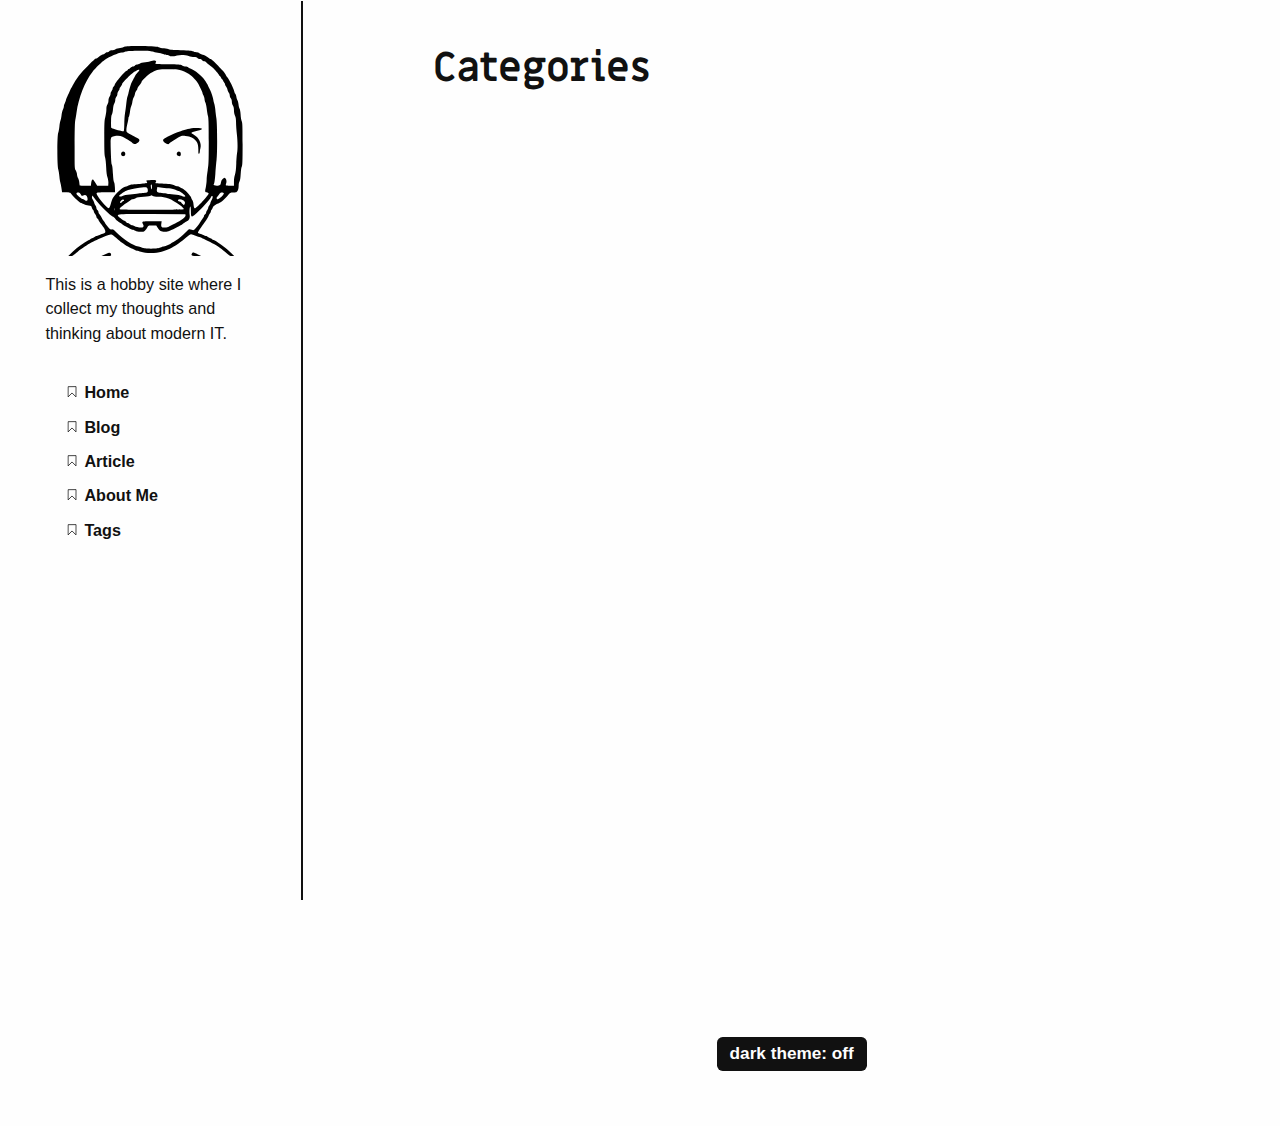
<file: categories/index.html>
<!DOCTYPE html>
<html lang="en">
  <head>
  <meta charset="utf-8">
  <meta name="viewport" content="width=device-width, initial-scale=1.0">
  <meta http-equiv="X-UA-Compatible" content="IE=edge">

  <meta name="generator" content="Hugo 0.97.0" />
  <link rel="canonical" href="https://dpmdm.github.io/categories/" />

  
    
    <meta name="description" content="Categories">
  

  <link rel="apple-touch-icon" sizes="180x180" href="https://dpmdm.github.io/apple-touch-icon.png">
  <link rel="icon" type="image/png" sizes="32x32" href="https://dpmdm.github.io/favicon-32x32.png"> 
  <link rel="icon" type="image/png" sizes="16x16" href="https://dpmdm.github.io/favicon-16x16.png"> 
  <link rel="manifest" href="https://dpmdm.github.io/site.webmanifest"> 
  <link rel="mask-icon" href="https://dpmdm.github.io/safari-pinned-tab.svg" color="#000000"> 
  <meta name="msapplication-TileColor" content="#ffffff">
  <meta name="theme-color" content="#ffffff">

  <style>
    body {
      visibility: hidden;
      opacity: 0;
    }
  </style>

  <style id="darkTheme">
    .intro-and-nav,
    .main-and-footer {
      filter: invert(100%);
    }

    * {
      background-color: inherit
    }

    img:not([src*=".svg"]),
    .colors,
    iframe,
    .demo-container {
      filter: invert(100%);
    }
  </style>

  <link rel="stylesheet" href="/css/prism.css" media="none" onload="this.media='all';">

  
  
  <link rel="stylesheet" type="text/css" href="/css/styles.css">

  

  
  
  <title>Categories | DM Thinking</title>
</head>

  <body>
    <a href="#main">skip to content</a>
    <noscript>
  <style>
    body {
      visibility: visible;
      opacity: 1;
    }
  </style>
</noscript>

    <svg style="display: none">
  <symbol id="bookmark" viewBox="0 0 40 50">
   <g transform="translate(2266 3206.2)">
    <path style="stroke:currentColor;stroke-width:3.2637;fill:none" d="m-2262.2-3203.4-.2331 42.195 16.319-16.318 16.318 16.318.2331-42.428z"/>
   </g>
  </symbol>

  <symbol id="w3c" viewBox="0 0 127.09899 67.763">
   <text font-size="83" style="font-size:83px;font-family:Trebuchet;letter-spacing:-12;fill-opacity:0" letter-spacing="-12" y="67.609352" x="-26.782778">W3C</text>
   <text font-size="83" style="font-size:83px;font-weight:bold;font-family:Trebuchet;fill-opacity:0" y="67.609352" x="153.21722" font-weight="bold">SVG</text>
   <path style="fill:currentColor;image-rendering:optimizeQuality;shape-rendering:geometricPrecision" d="m33.695.377 12.062 41.016 12.067-41.016h8.731l-19.968 67.386h-.831l-12.48-41.759-12.479 41.759h-.832l-19.965-67.386h8.736l12.061 41.016 8.154-27.618-3.993-13.397h8.737z"/>
   <path style="fill:currentColor;image-rendering:optimizeQuality;shape-rendering:geometricPrecision" d="m91.355 46.132c0 6.104-1.624 11.234-4.862 15.394-3.248 4.158-7.45 6.237-12.607 6.237-3.882 0-7.263-1.238-10.148-3.702-2.885-2.47-5.02-5.812-6.406-10.022l6.82-2.829c1.001 2.552 2.317 4.562 3.953 6.028 1.636 1.469 3.56 2.207 5.781 2.207 2.329 0 4.3-1.306 5.909-3.911 1.609-2.606 2.411-5.738 2.411-9.401 0-4.049-.861-7.179-2.582-9.399-1.995-2.604-5.129-3.912-9.397-3.912h-3.327v-3.991l11.646-20.133h-14.062l-3.911 6.655h-2.493v-14.976h32.441v4.075l-12.31 21.217c4.324 1.385 7.596 3.911 9.815 7.571 2.22 3.659 3.329 7.953 3.329 12.892z"/>
   <path style="fill:currentColor;image-rendering:optimizeQuality;shape-rendering:geometricPrecision" d="m125.21 0 1.414 8.6-5.008 9.583s-1.924-4.064-5.117-6.314c-2.693-1.899-4.447-2.309-7.186-1.746-3.527.73-7.516 4.938-9.258 10.13-2.084 6.21-2.104 9.218-2.178 11.978-.115 4.428.58 7.043.58 7.043s-3.04-5.626-3.011-13.866c.018-5.882.947-11.218 3.666-16.479 2.404-4.627 5.954-7.404 9.114-7.728 3.264-.343 5.848 1.229 7.841 2.938 2.089 1.788 4.213 5.698 4.213 5.698l4.94-9.837z"/>
   <path style="fill:currentColor;image-rendering:optimizeQuality;shape-rendering:geometricPrecision" d="m125.82 48.674s-2.208 3.957-3.589 5.48c-1.379 1.524-3.849 4.209-6.896 5.555-3.049 1.343-4.646 1.598-7.661 1.306-3.01-.29-5.807-2.032-6.786-2.764-.979-.722-3.486-2.864-4.897-4.854-1.42-2-3.634-5.995-3.634-5.995s1.233 4.001 2.007 5.699c.442.977 1.81 3.965 3.749 6.572 1.805 2.425 5.315 6.604 10.652 7.545 5.336.945 9.002-1.449 9.907-2.031.907-.578 2.819-2.178 4.032-3.475 1.264-1.351 2.459-3.079 3.116-4.108.487-.758 1.276-2.286 1.276-2.286l-1.276-6.644z"/>
  </symbol>

  <symbol id="tag" viewBox="0 0 177.16535 177.16535">
    <g transform="translate(0 -875.2)">
     <path style="fill-rule:evenodd;stroke-width:0;fill:currentColor" d="m159.9 894.3-68.79 8.5872-75.42 77.336 61.931 60.397 75.429-76.565 6.8495-69.755zm-31.412 31.835a10.813 10.813 0 0 1 1.8443 2.247 10.813 10.813 0 0 1 -3.5174 14.872l-.0445.0275a10.813 10.813 0 0 1 -14.86 -3.5714 10.813 10.813 0 0 1 3.5563 -14.863 10.813 10.813 0 0 1 13.022 1.2884z"/>
    </g>
  </symbol>

  <symbol id="balloon" viewBox="0 0 141.73228 177.16535">
   <g transform="translate(0 -875.2)">
    <g>
     <path style="fill:currentColor" d="m68.156 882.83-.88753 1.4269c-4.9564 7.9666-6.3764 17.321-5.6731 37.378.36584 10.437 1.1246 23.51 1.6874 29.062.38895 3.8372 3.8278 32.454 4.6105 38.459 4.6694-.24176 9.2946.2879 14.377 1.481 1.2359-3.2937 5.2496-13.088 8.886-21.623 6.249-14.668 8.4128-21.264 10.253-31.252 1.2464-6.7626 1.6341-12.156 1.4204-19.764-.36325-12.93-2.1234-19.487-6.9377-25.843-2.0833-2.7507-6.9865-7.6112-7.9127-7.8436-.79716-.20019-6.6946-1.0922-6.7755-1.0248-.02213.0182-5.0006-.41858-7.5248-.22808l-2.149-.22808h-3.3738z"/>
     <path style="fill:currentColor" d="m61.915 883.28-3.2484.4497c-1.7863.24724-3.5182.53481-3.8494.63994-2.4751.33811-4.7267.86957-6.7777 1.5696-.28598 0-1.0254.20146-2.3695.58589-5.0418 1.4418-6.6374 2.2604-8.2567 4.2364-6.281 7.6657-11.457 18.43-12.932 26.891-1.4667 8.4111.71353 22.583 5.0764 32.996 3.8064 9.0852 13.569 25.149 22.801 37.517 1.3741 1.841 2.1708 2.9286 2.4712 3.5792 3.5437-1.1699 6.8496-1.9336 10.082-2.3263-1.3569-5.7831-4.6968-21.86-6.8361-33.002-.92884-4.8368-2.4692-14.322-3.2452-19.991-.68557-5.0083-.77707-6.9534-.74159-15.791.04316-10.803.41822-16.162 1.5026-21.503 1.4593-5.9026 3.3494-11.077 6.3247-15.852z"/>
     <path style="fill:currentColor" d="m94.499 885.78c-.10214-.0109-.13691 0-.0907.0409.16033.13489 1.329 1.0675 2.5976 2.0723 6.7003 5.307 11.273 14.568 12.658 25.638.52519 4.1949.24765 14.361-.5059 18.523-2.4775 13.684-9.7807 32.345-20.944 53.519l-3.0559 5.7971c2.8082.76579 5.7915 1.727 8.9926 2.8441 11.562-11.691 18.349-19.678 24.129-28.394 7.8992-11.913 11.132-20.234 12.24-31.518.98442-10.02-1.5579-20.876-6.7799-28.959-.2758-.4269-.57803-.86856-.89617-1.3166-3.247-6.13-9.752-12.053-21.264-16.131-2.3687-.86369-6.3657-2.0433-7.0802-2.1166z"/>
     <path style="fill:currentColor" d="m32.52 892.22c-.20090-.13016-1.4606.81389-3.9132 2.7457-11.486 9.0476-17.632 24.186-16.078 39.61.79699 7.9138 2.4066 13.505 5.9184 20.562 5.8577 11.77 14.749 23.219 30.087 38.74.05838.059.12188.1244.18052.1838 1.3166-.5556 2.5965-1.0618 3.8429-1.5199-.66408-.32448-1.4608-1.3297-3.8116-4.4602-5.0951-6.785-8.7512-11.962-13.051-18.486-5.1379-7.7948-5.0097-7.5894-8.0586-13.054-6.2097-11.13-8.2674-17.725-8.6014-27.563-.21552-6.3494.13041-9.2733 1.775-14.987 2.1832-7.5849 3.9273-10.986 9.2693-18.07 1.7839-2.3656 2.6418-3.57 2.4409-3.7003z"/>
     <path style="fill:currentColor" d="m69.133 992.37c-6.2405.0309-12.635.76718-19.554 2.5706 4.6956 4.7759 9.935 10.258 12.05 12.625l4.1272 4.6202h11.493l3.964-4.4516c2.0962-2.3541 7.4804-7.9845 12.201-12.768-8.378-1.4975-16.207-2.6353-24.281-2.5955z"/>
     <rect style="stroke-width:0;fill:currentColor" ry="2.0328" height="27.746" width="22.766" y="1017.7" x="60.201"/>
    </g>
   </g>
  </symbol>

  <symbol id="info" viewBox="0 0 41.667 41.667">
   <g transform="translate(-37.035 -1004.6)">
    <path style="stroke-linejoin:round;stroke:currentColor;stroke-linecap:round;stroke-width:3.728;fill:none" d="m76.25 1030.2a18.968 18.968 0 0 1 -23.037 13.709 18.968 18.968 0 0 1 -13.738 -23.019 18.968 18.968 0 0 1 23.001 -13.768 18.968 18.968 0 0 1 13.798 22.984"/>
    <g transform="matrix(1.1146 0 0 1.1146 -26.276 -124.92)">
     <path style="stroke:currentColor;stroke-linecap:round;stroke-width:3.728;fill:none" d="m75.491 1039.5v-8.7472"/>
     <path style="stroke-width:0;fill:currentColor" transform="scale(-1)" d="m-73.193-1024.5a2.3719 2.3719 0 0 1 -2.8807 1.7142 2.3719 2.3719 0 0 1 -1.718 -2.8785 2.3719 2.3719 0 0 1 2.8763 -1.7217 2.3719 2.3719 0 0 1 1.7254 2.8741"/>
    </g>
   </g>
  </symbol>

  <symbol id="warning" viewBox="0 0 48.430474 41.646302">
    <g transform="translate(-1.1273 -1010.2)">
     <path style="stroke-linejoin:round;stroke:currentColor;stroke-linecap:round;stroke-width:4.151;fill:none" d="m25.343 1012.3-22.14 37.496h44.28z"/>
     <path style="stroke:currentColor;stroke-linecap:round;stroke-width:4.1512;fill:none" d="m25.54 1027.7v8.7472"/>
     <path style="stroke-width:0;fill:currentColor" d="m27.839 1042.8a2.3719 2.3719 0 0 1 -2.8807 1.7143 2.3719 2.3719 0 0 1 -1.718 -2.8785 2.3719 2.3719 0 0 1 2.8763 -1.7217 2.3719 2.3719 0 0 1 1.7254 2.8741"/>
    </g>
  </symbol>

  <symbol id="menu" viewBox="0 0 50 50">
     <rect style="stroke-width:0;fill:currentColor" height="10" width="50" y="0" x="0"/>
     <rect style="stroke-width:0;fill:currentColor" height="10" width="50" y="20" x="0"/>
     <rect style="stroke-width:0;fill:currentColor" height="10" width="50" y="40" x="0"/>
   </symbol>

   <symbol id="link" viewBox="0 0 50 50">
    <g transform="translate(0 -1002.4)">
     <g transform="matrix(.095670 0 0 .095670 2.3233 1004.9)">
      <g>
       <path style="stroke-width:0;fill:currentColor" d="m452.84 192.9-128.65 128.65c-35.535 35.54-93.108 35.54-128.65 0l-42.881-42.886 42.881-42.876 42.884 42.876c11.845 11.822 31.064 11.846 42.886 0l128.64-128.64c11.816-11.831 11.816-31.066 0-42.9l-42.881-42.881c-11.822-11.814-31.064-11.814-42.887 0l-45.928 45.936c-21.292-12.531-45.491-17.905-69.449-16.291l72.501-72.526c35.535-35.521 93.136-35.521 128.64 0l42.886 42.881c35.535 35.523 35.535 93.141-.001 128.66zm-254.28 168.51-45.903 45.9c-11.845 11.846-31.064 11.817-42.881 0l-42.884-42.881c-11.845-11.821-11.845-31.041 0-42.886l128.65-128.65c11.819-11.814 31.069-11.814 42.884 0l42.886 42.886 42.876-42.886-42.876-42.881c-35.54-35.521-93.113-35.521-128.65 0l-128.65 128.64c-35.538 35.545-35.538 93.146 0 128.65l42.883 42.882c35.51 35.54 93.11 35.54 128.65 0l72.496-72.499c-23.956 1.597-48.092-3.784-69.474-16.283z"/>
      </g>
     </g>
    </g>
  </symbol>

  <symbol id="doc" viewBox="0 0 35 45">
   <g transform="translate(-147.53 -539.83)">
    <path style="stroke:currentColor;stroke-width:2.4501;fill:none" d="m149.38 542.67v39.194h31.354v-39.194z"/>
    <g style="stroke-width:25" transform="matrix(.098003 0 0 .098003 133.69 525.96)">
     <path d="m220 252.36h200" style="stroke:currentColor;stroke-width:25;fill:none"/>
     <path style="stroke:currentColor;stroke-width:25;fill:none" d="m220 409.95h200"/>
     <path d="m220 488.74h200" style="stroke:currentColor;stroke-width:25;fill:none"/>
     <path d="m220 331.15h200" style="stroke:currentColor;stroke-width:25;fill:none"/>
    </g>
   </g>
 </symbol>

 <symbol id="tick" viewBox="0 0 177.16535 177.16535">
  <g transform="translate(0 -875.2)">
   <rect style="stroke-width:0;fill:currentColor" transform="rotate(30)" height="155" width="40" y="702.99" x="556.82"/>
   <rect style="stroke-width:0;fill:currentColor" transform="rotate(30)" height="40" width="90.404" y="817.99" x="506.42"/>
  </g>
 </symbol>
</svg>

    <div class="wrapper">
      <header class="intro-and-nav" role="banner">
  <div>
    <div class="intro">
      <a
        class="logo"
        href="https://dpmdm.github.io/"
        aria-label="DM Thinking home page"
      >
        
          <img 
            src="/images/logo.svg" 
            alt="Logo"
          >
        
      </a>
      <p class="library-desc">
         This is a hobby site where I collect my thoughts and thinking about modern IT. 
      </p>
    </div>
    <nav id="patterns-nav" class="patterns" role="navigation">
  <h2 class="vh">Main navigation</h2>
  <button id="menu-button" aria-expanded="false">
    <svg viewBox="0 0 50 50" aria-hidden="true" focusable="false">
      <use xlink:href="#menu"></use>
    </svg>
    Menu
  </button>
  
  <ul id="patterns-list">
  
    <li class="pattern">
      
      
      
      
      <a href="/" >
        <svg class="bookmark-icon" aria-hidden="true" focusable="false" viewBox="0 0 40 50">
          <use xlink:href="#bookmark"></use>
        </svg>
        <span class="text">Home</span>
      </a>
    </li>
  
    <li class="pattern">
      
      
      
      
      <a href="/blog/" >
        <svg class="bookmark-icon" aria-hidden="true" focusable="false" viewBox="0 0 40 50">
          <use xlink:href="#bookmark"></use>
        </svg>
        <span class="text">Blog</span>
      </a>
    </li>
  
    <li class="pattern">
      
      
      
      
      <a href="/article/" >
        <svg class="bookmark-icon" aria-hidden="true" focusable="false" viewBox="0 0 40 50">
          <use xlink:href="#bookmark"></use>
        </svg>
        <span class="text">Article</span>
      </a>
    </li>
  
    <li class="pattern">
      
      
      
      
      <a href="/about/" >
        <svg class="bookmark-icon" aria-hidden="true" focusable="false" viewBox="0 0 40 50">
          <use xlink:href="#bookmark"></use>
        </svg>
        <span class="text">About Me</span>
      </a>
    </li>
  
    <li class="pattern">
      
      
      
      
      <a href="/tags/" >
        <svg class="bookmark-icon" aria-hidden="true" focusable="false" viewBox="0 0 40 50">
          <use xlink:href="#bookmark"></use>
        </svg>
        <span class="text">Tags</span>
      </a>
    </li>
  
  </ul>
</nav>
    
  </div>
</header>

      <div class="main-and-footer">
        <div>
          
  <main id="main">
    <h1>Categories</h1>
    <ul class="patterns-list">
      
    </ul>
  </main>

          
            <footer role="contentinfo">
  <div
  
  >
    <label for="themer">
      dark theme: <input type="checkbox" id="themer" class="vh">
      
      <span aria-hidden="true"></span>
    </label>
  </div>
  
</footer>

          
        </div>
      </div>
    </div>
    

<script src="/js/dom-scripts.js"></script>  

<script src="/js/prism.js"></script>



<script src="/js/search.7aef046a0cc8b0c532f1d20087b920459bc868c936bb48a6ae221eceefca2d07.js"></script>

<link rel="stylesheet" href="/css/search.fe0cd54a21628574bff49d721c827d1bb165ab56b0f22dd55ae78addbe61c309.css"></link>




    
    
  

  </body>
</html>
</file>
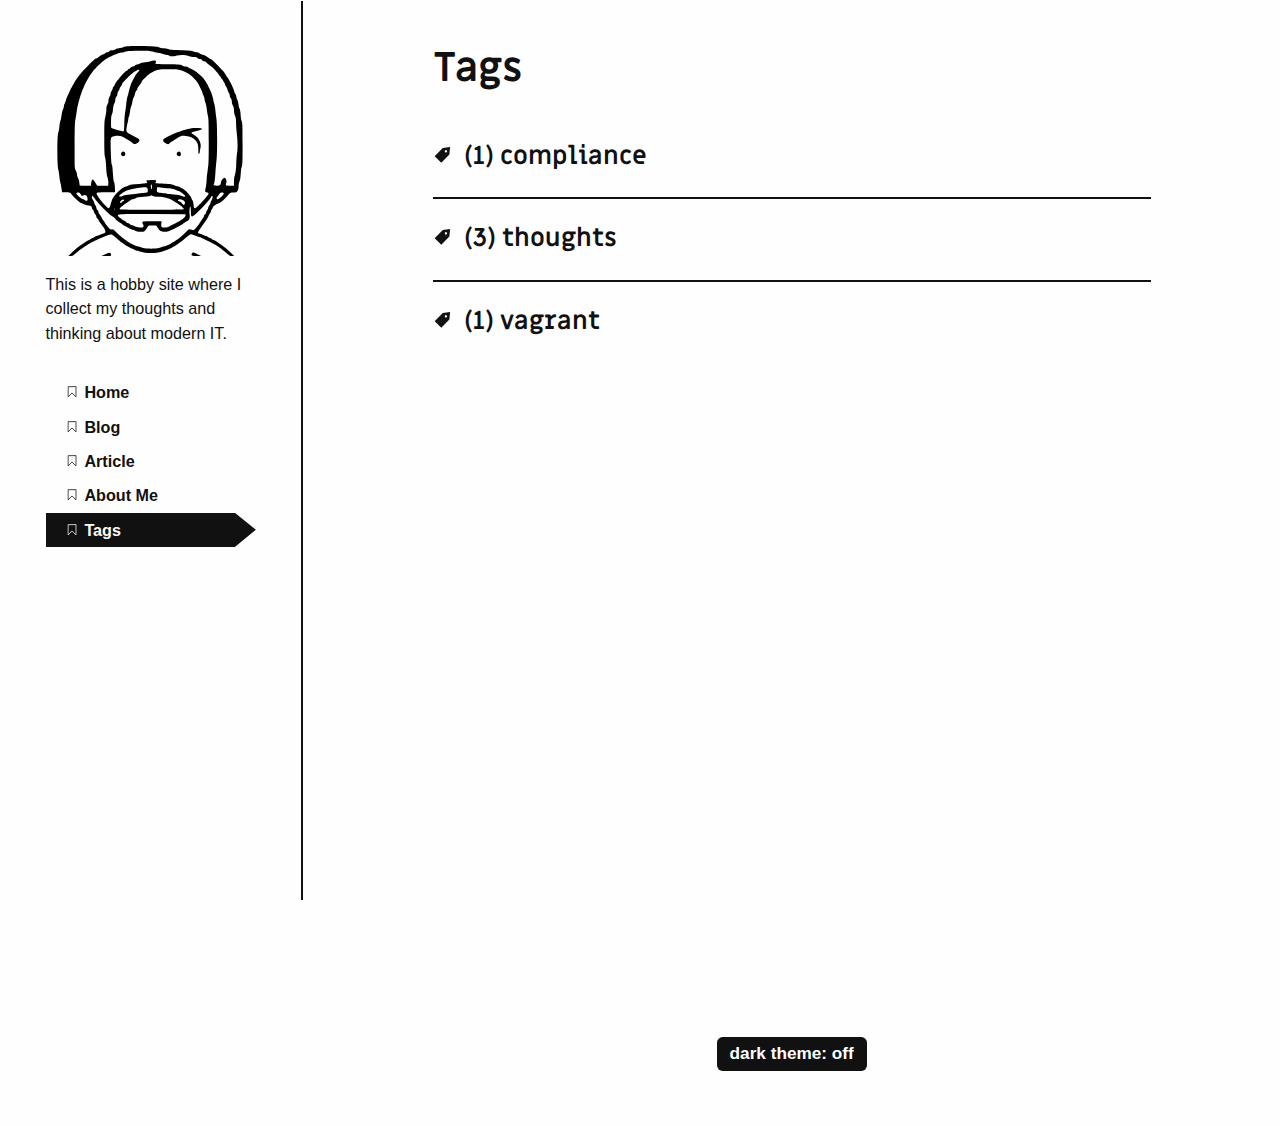
<file: tags/index.html>
<!DOCTYPE html>
<html lang="en">
  <head>
  <meta charset="utf-8">
  <meta name="viewport" content="width=device-width, initial-scale=1.0">
  <meta http-equiv="X-UA-Compatible" content="IE=edge">

  <meta name="generator" content="Hugo 0.97.0" />
  <link rel="canonical" href="https://dpmdm.github.io/tags/" />

  
    
    <meta name="description" content="Tags">
  

  <link rel="apple-touch-icon" sizes="180x180" href="https://dpmdm.github.io/apple-touch-icon.png">
  <link rel="icon" type="image/png" sizes="32x32" href="https://dpmdm.github.io/favicon-32x32.png"> 
  <link rel="icon" type="image/png" sizes="16x16" href="https://dpmdm.github.io/favicon-16x16.png"> 
  <link rel="manifest" href="https://dpmdm.github.io/site.webmanifest"> 
  <link rel="mask-icon" href="https://dpmdm.github.io/safari-pinned-tab.svg" color="#000000"> 
  <meta name="msapplication-TileColor" content="#ffffff">
  <meta name="theme-color" content="#ffffff">

  <style>
    body {
      visibility: hidden;
      opacity: 0;
    }
  </style>

  <style id="darkTheme">
    .intro-and-nav,
    .main-and-footer {
      filter: invert(100%);
    }

    * {
      background-color: inherit
    }

    img:not([src*=".svg"]),
    .colors,
    iframe,
    .demo-container {
      filter: invert(100%);
    }
  </style>

  <link rel="stylesheet" href="/css/prism.css" media="none" onload="this.media='all';">

  
  
  <link rel="stylesheet" type="text/css" href="/css/styles.css">

  

  
  
  <title>Tags | DM Thinking</title>
</head>

  <body>
    <a href="#main">skip to content</a>
    <noscript>
  <style>
    body {
      visibility: visible;
      opacity: 1;
    }
  </style>
</noscript>

    <svg style="display: none">
  <symbol id="bookmark" viewBox="0 0 40 50">
   <g transform="translate(2266 3206.2)">
    <path style="stroke:currentColor;stroke-width:3.2637;fill:none" d="m-2262.2-3203.4-.2331 42.195 16.319-16.318 16.318 16.318.2331-42.428z"/>
   </g>
  </symbol>

  <symbol id="w3c" viewBox="0 0 127.09899 67.763">
   <text font-size="83" style="font-size:83px;font-family:Trebuchet;letter-spacing:-12;fill-opacity:0" letter-spacing="-12" y="67.609352" x="-26.782778">W3C</text>
   <text font-size="83" style="font-size:83px;font-weight:bold;font-family:Trebuchet;fill-opacity:0" y="67.609352" x="153.21722" font-weight="bold">SVG</text>
   <path style="fill:currentColor;image-rendering:optimizeQuality;shape-rendering:geometricPrecision" d="m33.695.377 12.062 41.016 12.067-41.016h8.731l-19.968 67.386h-.831l-12.48-41.759-12.479 41.759h-.832l-19.965-67.386h8.736l12.061 41.016 8.154-27.618-3.993-13.397h8.737z"/>
   <path style="fill:currentColor;image-rendering:optimizeQuality;shape-rendering:geometricPrecision" d="m91.355 46.132c0 6.104-1.624 11.234-4.862 15.394-3.248 4.158-7.45 6.237-12.607 6.237-3.882 0-7.263-1.238-10.148-3.702-2.885-2.47-5.02-5.812-6.406-10.022l6.82-2.829c1.001 2.552 2.317 4.562 3.953 6.028 1.636 1.469 3.56 2.207 5.781 2.207 2.329 0 4.3-1.306 5.909-3.911 1.609-2.606 2.411-5.738 2.411-9.401 0-4.049-.861-7.179-2.582-9.399-1.995-2.604-5.129-3.912-9.397-3.912h-3.327v-3.991l11.646-20.133h-14.062l-3.911 6.655h-2.493v-14.976h32.441v4.075l-12.31 21.217c4.324 1.385 7.596 3.911 9.815 7.571 2.22 3.659 3.329 7.953 3.329 12.892z"/>
   <path style="fill:currentColor;image-rendering:optimizeQuality;shape-rendering:geometricPrecision" d="m125.21 0 1.414 8.6-5.008 9.583s-1.924-4.064-5.117-6.314c-2.693-1.899-4.447-2.309-7.186-1.746-3.527.73-7.516 4.938-9.258 10.13-2.084 6.21-2.104 9.218-2.178 11.978-.115 4.428.58 7.043.58 7.043s-3.04-5.626-3.011-13.866c.018-5.882.947-11.218 3.666-16.479 2.404-4.627 5.954-7.404 9.114-7.728 3.264-.343 5.848 1.229 7.841 2.938 2.089 1.788 4.213 5.698 4.213 5.698l4.94-9.837z"/>
   <path style="fill:currentColor;image-rendering:optimizeQuality;shape-rendering:geometricPrecision" d="m125.82 48.674s-2.208 3.957-3.589 5.48c-1.379 1.524-3.849 4.209-6.896 5.555-3.049 1.343-4.646 1.598-7.661 1.306-3.01-.29-5.807-2.032-6.786-2.764-.979-.722-3.486-2.864-4.897-4.854-1.42-2-3.634-5.995-3.634-5.995s1.233 4.001 2.007 5.699c.442.977 1.81 3.965 3.749 6.572 1.805 2.425 5.315 6.604 10.652 7.545 5.336.945 9.002-1.449 9.907-2.031.907-.578 2.819-2.178 4.032-3.475 1.264-1.351 2.459-3.079 3.116-4.108.487-.758 1.276-2.286 1.276-2.286l-1.276-6.644z"/>
  </symbol>

  <symbol id="tag" viewBox="0 0 177.16535 177.16535">
    <g transform="translate(0 -875.2)">
     <path style="fill-rule:evenodd;stroke-width:0;fill:currentColor" d="m159.9 894.3-68.79 8.5872-75.42 77.336 61.931 60.397 75.429-76.565 6.8495-69.755zm-31.412 31.835a10.813 10.813 0 0 1 1.8443 2.247 10.813 10.813 0 0 1 -3.5174 14.872l-.0445.0275a10.813 10.813 0 0 1 -14.86 -3.5714 10.813 10.813 0 0 1 3.5563 -14.863 10.813 10.813 0 0 1 13.022 1.2884z"/>
    </g>
  </symbol>

  <symbol id="balloon" viewBox="0 0 141.73228 177.16535">
   <g transform="translate(0 -875.2)">
    <g>
     <path style="fill:currentColor" d="m68.156 882.83-.88753 1.4269c-4.9564 7.9666-6.3764 17.321-5.6731 37.378.36584 10.437 1.1246 23.51 1.6874 29.062.38895 3.8372 3.8278 32.454 4.6105 38.459 4.6694-.24176 9.2946.2879 14.377 1.481 1.2359-3.2937 5.2496-13.088 8.886-21.623 6.249-14.668 8.4128-21.264 10.253-31.252 1.2464-6.7626 1.6341-12.156 1.4204-19.764-.36325-12.93-2.1234-19.487-6.9377-25.843-2.0833-2.7507-6.9865-7.6112-7.9127-7.8436-.79716-.20019-6.6946-1.0922-6.7755-1.0248-.02213.0182-5.0006-.41858-7.5248-.22808l-2.149-.22808h-3.3738z"/>
     <path style="fill:currentColor" d="m61.915 883.28-3.2484.4497c-1.7863.24724-3.5182.53481-3.8494.63994-2.4751.33811-4.7267.86957-6.7777 1.5696-.28598 0-1.0254.20146-2.3695.58589-5.0418 1.4418-6.6374 2.2604-8.2567 4.2364-6.281 7.6657-11.457 18.43-12.932 26.891-1.4667 8.4111.71353 22.583 5.0764 32.996 3.8064 9.0852 13.569 25.149 22.801 37.517 1.3741 1.841 2.1708 2.9286 2.4712 3.5792 3.5437-1.1699 6.8496-1.9336 10.082-2.3263-1.3569-5.7831-4.6968-21.86-6.8361-33.002-.92884-4.8368-2.4692-14.322-3.2452-19.991-.68557-5.0083-.77707-6.9534-.74159-15.791.04316-10.803.41822-16.162 1.5026-21.503 1.4593-5.9026 3.3494-11.077 6.3247-15.852z"/>
     <path style="fill:currentColor" d="m94.499 885.78c-.10214-.0109-.13691 0-.0907.0409.16033.13489 1.329 1.0675 2.5976 2.0723 6.7003 5.307 11.273 14.568 12.658 25.638.52519 4.1949.24765 14.361-.5059 18.523-2.4775 13.684-9.7807 32.345-20.944 53.519l-3.0559 5.7971c2.8082.76579 5.7915 1.727 8.9926 2.8441 11.562-11.691 18.349-19.678 24.129-28.394 7.8992-11.913 11.132-20.234 12.24-31.518.98442-10.02-1.5579-20.876-6.7799-28.959-.2758-.4269-.57803-.86856-.89617-1.3166-3.247-6.13-9.752-12.053-21.264-16.131-2.3687-.86369-6.3657-2.0433-7.0802-2.1166z"/>
     <path style="fill:currentColor" d="m32.52 892.22c-.20090-.13016-1.4606.81389-3.9132 2.7457-11.486 9.0476-17.632 24.186-16.078 39.61.79699 7.9138 2.4066 13.505 5.9184 20.562 5.8577 11.77 14.749 23.219 30.087 38.74.05838.059.12188.1244.18052.1838 1.3166-.5556 2.5965-1.0618 3.8429-1.5199-.66408-.32448-1.4608-1.3297-3.8116-4.4602-5.0951-6.785-8.7512-11.962-13.051-18.486-5.1379-7.7948-5.0097-7.5894-8.0586-13.054-6.2097-11.13-8.2674-17.725-8.6014-27.563-.21552-6.3494.13041-9.2733 1.775-14.987 2.1832-7.5849 3.9273-10.986 9.2693-18.07 1.7839-2.3656 2.6418-3.57 2.4409-3.7003z"/>
     <path style="fill:currentColor" d="m69.133 992.37c-6.2405.0309-12.635.76718-19.554 2.5706 4.6956 4.7759 9.935 10.258 12.05 12.625l4.1272 4.6202h11.493l3.964-4.4516c2.0962-2.3541 7.4804-7.9845 12.201-12.768-8.378-1.4975-16.207-2.6353-24.281-2.5955z"/>
     <rect style="stroke-width:0;fill:currentColor" ry="2.0328" height="27.746" width="22.766" y="1017.7" x="60.201"/>
    </g>
   </g>
  </symbol>

  <symbol id="info" viewBox="0 0 41.667 41.667">
   <g transform="translate(-37.035 -1004.6)">
    <path style="stroke-linejoin:round;stroke:currentColor;stroke-linecap:round;stroke-width:3.728;fill:none" d="m76.25 1030.2a18.968 18.968 0 0 1 -23.037 13.709 18.968 18.968 0 0 1 -13.738 -23.019 18.968 18.968 0 0 1 23.001 -13.768 18.968 18.968 0 0 1 13.798 22.984"/>
    <g transform="matrix(1.1146 0 0 1.1146 -26.276 -124.92)">
     <path style="stroke:currentColor;stroke-linecap:round;stroke-width:3.728;fill:none" d="m75.491 1039.5v-8.7472"/>
     <path style="stroke-width:0;fill:currentColor" transform="scale(-1)" d="m-73.193-1024.5a2.3719 2.3719 0 0 1 -2.8807 1.7142 2.3719 2.3719 0 0 1 -1.718 -2.8785 2.3719 2.3719 0 0 1 2.8763 -1.7217 2.3719 2.3719 0 0 1 1.7254 2.8741"/>
    </g>
   </g>
  </symbol>

  <symbol id="warning" viewBox="0 0 48.430474 41.646302">
    <g transform="translate(-1.1273 -1010.2)">
     <path style="stroke-linejoin:round;stroke:currentColor;stroke-linecap:round;stroke-width:4.151;fill:none" d="m25.343 1012.3-22.14 37.496h44.28z"/>
     <path style="stroke:currentColor;stroke-linecap:round;stroke-width:4.1512;fill:none" d="m25.54 1027.7v8.7472"/>
     <path style="stroke-width:0;fill:currentColor" d="m27.839 1042.8a2.3719 2.3719 0 0 1 -2.8807 1.7143 2.3719 2.3719 0 0 1 -1.718 -2.8785 2.3719 2.3719 0 0 1 2.8763 -1.7217 2.3719 2.3719 0 0 1 1.7254 2.8741"/>
    </g>
  </symbol>

  <symbol id="menu" viewBox="0 0 50 50">
     <rect style="stroke-width:0;fill:currentColor" height="10" width="50" y="0" x="0"/>
     <rect style="stroke-width:0;fill:currentColor" height="10" width="50" y="20" x="0"/>
     <rect style="stroke-width:0;fill:currentColor" height="10" width="50" y="40" x="0"/>
   </symbol>

   <symbol id="link" viewBox="0 0 50 50">
    <g transform="translate(0 -1002.4)">
     <g transform="matrix(.095670 0 0 .095670 2.3233 1004.9)">
      <g>
       <path style="stroke-width:0;fill:currentColor" d="m452.84 192.9-128.65 128.65c-35.535 35.54-93.108 35.54-128.65 0l-42.881-42.886 42.881-42.876 42.884 42.876c11.845 11.822 31.064 11.846 42.886 0l128.64-128.64c11.816-11.831 11.816-31.066 0-42.9l-42.881-42.881c-11.822-11.814-31.064-11.814-42.887 0l-45.928 45.936c-21.292-12.531-45.491-17.905-69.449-16.291l72.501-72.526c35.535-35.521 93.136-35.521 128.64 0l42.886 42.881c35.535 35.523 35.535 93.141-.001 128.66zm-254.28 168.51-45.903 45.9c-11.845 11.846-31.064 11.817-42.881 0l-42.884-42.881c-11.845-11.821-11.845-31.041 0-42.886l128.65-128.65c11.819-11.814 31.069-11.814 42.884 0l42.886 42.886 42.876-42.886-42.876-42.881c-35.54-35.521-93.113-35.521-128.65 0l-128.65 128.64c-35.538 35.545-35.538 93.146 0 128.65l42.883 42.882c35.51 35.54 93.11 35.54 128.65 0l72.496-72.499c-23.956 1.597-48.092-3.784-69.474-16.283z"/>
      </g>
     </g>
    </g>
  </symbol>

  <symbol id="doc" viewBox="0 0 35 45">
   <g transform="translate(-147.53 -539.83)">
    <path style="stroke:currentColor;stroke-width:2.4501;fill:none" d="m149.38 542.67v39.194h31.354v-39.194z"/>
    <g style="stroke-width:25" transform="matrix(.098003 0 0 .098003 133.69 525.96)">
     <path d="m220 252.36h200" style="stroke:currentColor;stroke-width:25;fill:none"/>
     <path style="stroke:currentColor;stroke-width:25;fill:none" d="m220 409.95h200"/>
     <path d="m220 488.74h200" style="stroke:currentColor;stroke-width:25;fill:none"/>
     <path d="m220 331.15h200" style="stroke:currentColor;stroke-width:25;fill:none"/>
    </g>
   </g>
 </symbol>

 <symbol id="tick" viewBox="0 0 177.16535 177.16535">
  <g transform="translate(0 -875.2)">
   <rect style="stroke-width:0;fill:currentColor" transform="rotate(30)" height="155" width="40" y="702.99" x="556.82"/>
   <rect style="stroke-width:0;fill:currentColor" transform="rotate(30)" height="40" width="90.404" y="817.99" x="506.42"/>
  </g>
 </symbol>
</svg>

    <div class="wrapper">
      <header class="intro-and-nav" role="banner">
  <div>
    <div class="intro">
      <a
        class="logo"
        href="https://dpmdm.github.io/"
        aria-label="DM Thinking home page"
      >
        
          <img 
            src="/images/logo.svg" 
            alt="Logo"
          >
        
      </a>
      <p class="library-desc">
         This is a hobby site where I collect my thoughts and thinking about modern IT. 
      </p>
    </div>
    <nav id="patterns-nav" class="patterns" role="navigation">
  <h2 class="vh">Main navigation</h2>
  <button id="menu-button" aria-expanded="false">
    <svg viewBox="0 0 50 50" aria-hidden="true" focusable="false">
      <use xlink:href="#menu"></use>
    </svg>
    Menu
  </button>
  
  <ul id="patterns-list">
  
    <li class="pattern">
      
      
      
      
      <a href="/" >
        <svg class="bookmark-icon" aria-hidden="true" focusable="false" viewBox="0 0 40 50">
          <use xlink:href="#bookmark"></use>
        </svg>
        <span class="text">Home</span>
      </a>
    </li>
  
    <li class="pattern">
      
      
      
      
      <a href="/blog/" >
        <svg class="bookmark-icon" aria-hidden="true" focusable="false" viewBox="0 0 40 50">
          <use xlink:href="#bookmark"></use>
        </svg>
        <span class="text">Blog</span>
      </a>
    </li>
  
    <li class="pattern">
      
      
      
      
      <a href="/article/" >
        <svg class="bookmark-icon" aria-hidden="true" focusable="false" viewBox="0 0 40 50">
          <use xlink:href="#bookmark"></use>
        </svg>
        <span class="text">Article</span>
      </a>
    </li>
  
    <li class="pattern">
      
      
      
      
      <a href="/about/" >
        <svg class="bookmark-icon" aria-hidden="true" focusable="false" viewBox="0 0 40 50">
          <use xlink:href="#bookmark"></use>
        </svg>
        <span class="text">About Me</span>
      </a>
    </li>
  
    <li class="pattern">
      
      
      
      
      <a href="/tags/" aria-current="page">
        <svg class="bookmark-icon" aria-hidden="true" focusable="false" viewBox="0 0 40 50">
          <use xlink:href="#bookmark"></use>
        </svg>
        <span class="text">Tags</span>
      </a>
    </li>
  
  </ul>
</nav>
    
  </div>
</header>

      <div class="main-and-footer">
        <div>
          
  <main id="main">
    <h1>Tags</h1>
    <ul class="patterns-list">
      
        <li>
          <h2>
            <a href="/tags/compliance/">
              <svg class="tag-icon" aria-hidden="true" viewBox="0 0 177.16535 177.16535" focusable="false">
                <use xlink:href="#tag"></use>
              </svg>
              (1) compliance
            </a>
          </h2>
        </li>
      
        <li>
          <h2>
            <a href="/tags/thoughts/">
              <svg class="tag-icon" aria-hidden="true" viewBox="0 0 177.16535 177.16535" focusable="false">
                <use xlink:href="#tag"></use>
              </svg>
              (3) thoughts
            </a>
          </h2>
        </li>
      
        <li>
          <h2>
            <a href="/tags/vagrant/">
              <svg class="tag-icon" aria-hidden="true" viewBox="0 0 177.16535 177.16535" focusable="false">
                <use xlink:href="#tag"></use>
              </svg>
              (1) vagrant
            </a>
          </h2>
        </li>
      
    </ul>
  </main>

          
            <footer role="contentinfo">
  <div
  
  >
    <label for="themer">
      dark theme: <input type="checkbox" id="themer" class="vh">
      
      <span aria-hidden="true"></span>
    </label>
  </div>
  
</footer>

          
        </div>
      </div>
    </div>
    

<script src="/js/dom-scripts.js"></script>  

<script src="/js/prism.js"></script>



<script src="/js/search.7aef046a0cc8b0c532f1d20087b920459bc868c936bb48a6ae221eceefca2d07.js"></script>

<link rel="stylesheet" href="/css/search.fe0cd54a21628574bff49d721c827d1bb165ab56b0f22dd55ae78addbe61c309.css"></link>




    
    
  

  </body>
</html>
</file>
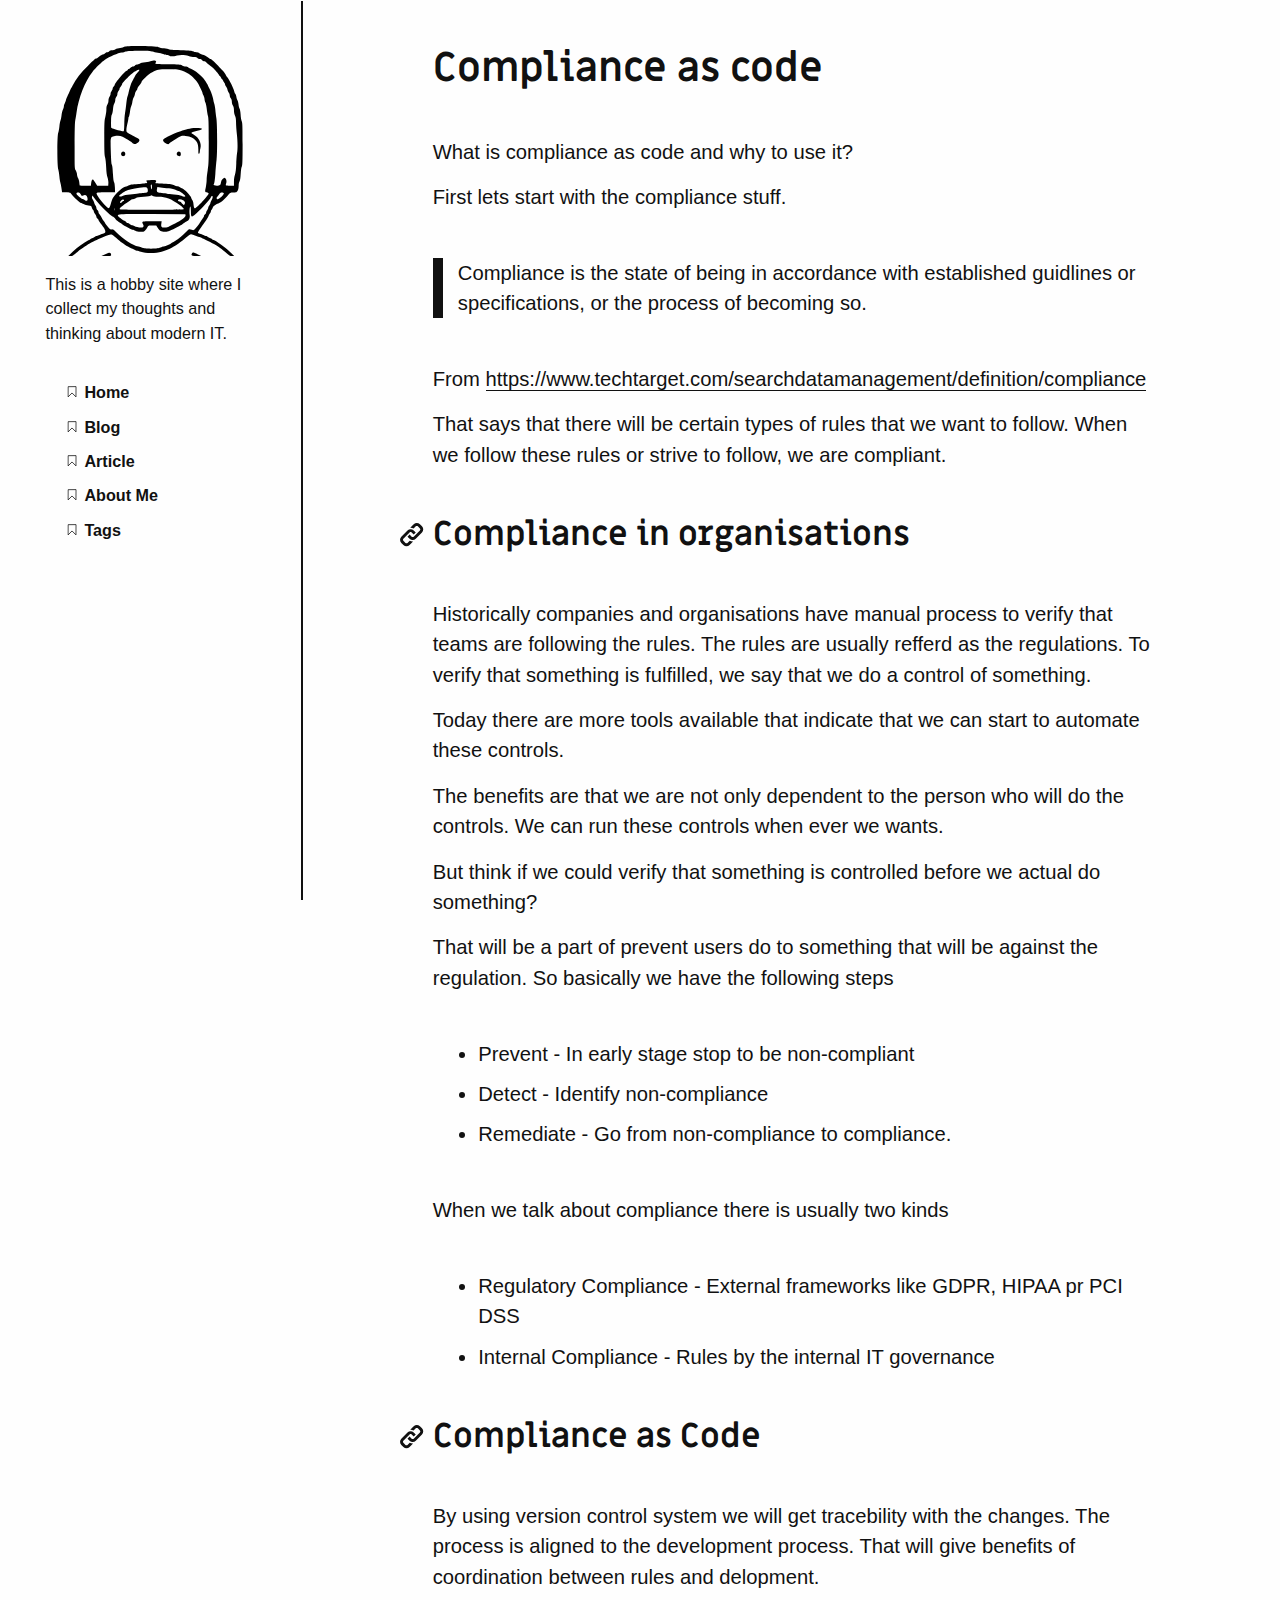
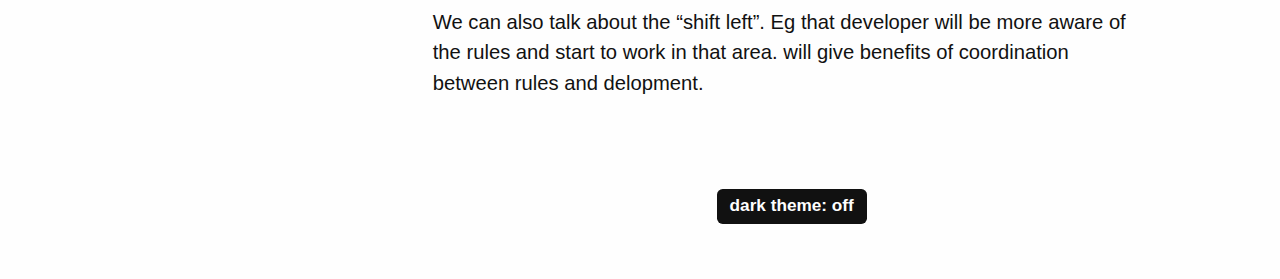
<file: blog/compliance-as-code/index.html>
<!DOCTYPE html>
<html lang="en">
  <head>
  <meta charset="utf-8">
  <meta name="viewport" content="width=device-width, initial-scale=1.0">
  <meta http-equiv="X-UA-Compatible" content="IE=edge">

  <meta name="generator" content="Hugo 0.97.0" />
  <link rel="canonical" href="https://dpmdm.github.io/blog/compliance-as-code/" />

  
    
    <meta name="description" content="What is compliance as code and why to use it?
First lets start with the compliance stuff.
 Compliance is the state of being in accordance with established guidlines or specifications, or the process of becoming so.
 From https://www.techtarget.com/searchdatamanagement/definition/compliance
That says that there will be certain types of rules that we want to follow. When we follow these rules or strive to follow, we are compliant.
Compliance in organisations Historically companies and organisations have manual process to verify that teams are following the rules.">
  

  <link rel="apple-touch-icon" sizes="180x180" href="https://dpmdm.github.io/apple-touch-icon.png">
  <link rel="icon" type="image/png" sizes="32x32" href="https://dpmdm.github.io/favicon-32x32.png"> 
  <link rel="icon" type="image/png" sizes="16x16" href="https://dpmdm.github.io/favicon-16x16.png"> 
  <link rel="manifest" href="https://dpmdm.github.io/site.webmanifest"> 
  <link rel="mask-icon" href="https://dpmdm.github.io/safari-pinned-tab.svg" color="#000000"> 
  <meta name="msapplication-TileColor" content="#ffffff">
  <meta name="theme-color" content="#ffffff">

  <style>
    body {
      visibility: hidden;
      opacity: 0;
    }
  </style>

  <style id="darkTheme">
    .intro-and-nav,
    .main-and-footer {
      filter: invert(100%);
    }

    * {
      background-color: inherit
    }

    img:not([src*=".svg"]),
    .colors,
    iframe,
    .demo-container {
      filter: invert(100%);
    }
  </style>

  <link rel="stylesheet" href="/css/prism.css" media="none" onload="this.media='all';">

  
  
  <link rel="stylesheet" type="text/css" href="/css/styles.css">

  

  
  
  <title>Compliance as code | DM Thinking</title>
</head>

  <body>
    <a href="#main">skip to content</a>
    <noscript>
  <style>
    body {
      visibility: visible;
      opacity: 1;
    }
  </style>
</noscript>

    <svg style="display: none">
  <symbol id="bookmark" viewBox="0 0 40 50">
   <g transform="translate(2266 3206.2)">
    <path style="stroke:currentColor;stroke-width:3.2637;fill:none" d="m-2262.2-3203.4-.2331 42.195 16.319-16.318 16.318 16.318.2331-42.428z"/>
   </g>
  </symbol>

  <symbol id="w3c" viewBox="0 0 127.09899 67.763">
   <text font-size="83" style="font-size:83px;font-family:Trebuchet;letter-spacing:-12;fill-opacity:0" letter-spacing="-12" y="67.609352" x="-26.782778">W3C</text>
   <text font-size="83" style="font-size:83px;font-weight:bold;font-family:Trebuchet;fill-opacity:0" y="67.609352" x="153.21722" font-weight="bold">SVG</text>
   <path style="fill:currentColor;image-rendering:optimizeQuality;shape-rendering:geometricPrecision" d="m33.695.377 12.062 41.016 12.067-41.016h8.731l-19.968 67.386h-.831l-12.48-41.759-12.479 41.759h-.832l-19.965-67.386h8.736l12.061 41.016 8.154-27.618-3.993-13.397h8.737z"/>
   <path style="fill:currentColor;image-rendering:optimizeQuality;shape-rendering:geometricPrecision" d="m91.355 46.132c0 6.104-1.624 11.234-4.862 15.394-3.248 4.158-7.45 6.237-12.607 6.237-3.882 0-7.263-1.238-10.148-3.702-2.885-2.47-5.02-5.812-6.406-10.022l6.82-2.829c1.001 2.552 2.317 4.562 3.953 6.028 1.636 1.469 3.56 2.207 5.781 2.207 2.329 0 4.3-1.306 5.909-3.911 1.609-2.606 2.411-5.738 2.411-9.401 0-4.049-.861-7.179-2.582-9.399-1.995-2.604-5.129-3.912-9.397-3.912h-3.327v-3.991l11.646-20.133h-14.062l-3.911 6.655h-2.493v-14.976h32.441v4.075l-12.31 21.217c4.324 1.385 7.596 3.911 9.815 7.571 2.22 3.659 3.329 7.953 3.329 12.892z"/>
   <path style="fill:currentColor;image-rendering:optimizeQuality;shape-rendering:geometricPrecision" d="m125.21 0 1.414 8.6-5.008 9.583s-1.924-4.064-5.117-6.314c-2.693-1.899-4.447-2.309-7.186-1.746-3.527.73-7.516 4.938-9.258 10.13-2.084 6.21-2.104 9.218-2.178 11.978-.115 4.428.58 7.043.58 7.043s-3.04-5.626-3.011-13.866c.018-5.882.947-11.218 3.666-16.479 2.404-4.627 5.954-7.404 9.114-7.728 3.264-.343 5.848 1.229 7.841 2.938 2.089 1.788 4.213 5.698 4.213 5.698l4.94-9.837z"/>
   <path style="fill:currentColor;image-rendering:optimizeQuality;shape-rendering:geometricPrecision" d="m125.82 48.674s-2.208 3.957-3.589 5.48c-1.379 1.524-3.849 4.209-6.896 5.555-3.049 1.343-4.646 1.598-7.661 1.306-3.01-.29-5.807-2.032-6.786-2.764-.979-.722-3.486-2.864-4.897-4.854-1.42-2-3.634-5.995-3.634-5.995s1.233 4.001 2.007 5.699c.442.977 1.81 3.965 3.749 6.572 1.805 2.425 5.315 6.604 10.652 7.545 5.336.945 9.002-1.449 9.907-2.031.907-.578 2.819-2.178 4.032-3.475 1.264-1.351 2.459-3.079 3.116-4.108.487-.758 1.276-2.286 1.276-2.286l-1.276-6.644z"/>
  </symbol>

  <symbol id="tag" viewBox="0 0 177.16535 177.16535">
    <g transform="translate(0 -875.2)">
     <path style="fill-rule:evenodd;stroke-width:0;fill:currentColor" d="m159.9 894.3-68.79 8.5872-75.42 77.336 61.931 60.397 75.429-76.565 6.8495-69.755zm-31.412 31.835a10.813 10.813 0 0 1 1.8443 2.247 10.813 10.813 0 0 1 -3.5174 14.872l-.0445.0275a10.813 10.813 0 0 1 -14.86 -3.5714 10.813 10.813 0 0 1 3.5563 -14.863 10.813 10.813 0 0 1 13.022 1.2884z"/>
    </g>
  </symbol>

  <symbol id="balloon" viewBox="0 0 141.73228 177.16535">
   <g transform="translate(0 -875.2)">
    <g>
     <path style="fill:currentColor" d="m68.156 882.83-.88753 1.4269c-4.9564 7.9666-6.3764 17.321-5.6731 37.378.36584 10.437 1.1246 23.51 1.6874 29.062.38895 3.8372 3.8278 32.454 4.6105 38.459 4.6694-.24176 9.2946.2879 14.377 1.481 1.2359-3.2937 5.2496-13.088 8.886-21.623 6.249-14.668 8.4128-21.264 10.253-31.252 1.2464-6.7626 1.6341-12.156 1.4204-19.764-.36325-12.93-2.1234-19.487-6.9377-25.843-2.0833-2.7507-6.9865-7.6112-7.9127-7.8436-.79716-.20019-6.6946-1.0922-6.7755-1.0248-.02213.0182-5.0006-.41858-7.5248-.22808l-2.149-.22808h-3.3738z"/>
     <path style="fill:currentColor" d="m61.915 883.28-3.2484.4497c-1.7863.24724-3.5182.53481-3.8494.63994-2.4751.33811-4.7267.86957-6.7777 1.5696-.28598 0-1.0254.20146-2.3695.58589-5.0418 1.4418-6.6374 2.2604-8.2567 4.2364-6.281 7.6657-11.457 18.43-12.932 26.891-1.4667 8.4111.71353 22.583 5.0764 32.996 3.8064 9.0852 13.569 25.149 22.801 37.517 1.3741 1.841 2.1708 2.9286 2.4712 3.5792 3.5437-1.1699 6.8496-1.9336 10.082-2.3263-1.3569-5.7831-4.6968-21.86-6.8361-33.002-.92884-4.8368-2.4692-14.322-3.2452-19.991-.68557-5.0083-.77707-6.9534-.74159-15.791.04316-10.803.41822-16.162 1.5026-21.503 1.4593-5.9026 3.3494-11.077 6.3247-15.852z"/>
     <path style="fill:currentColor" d="m94.499 885.78c-.10214-.0109-.13691 0-.0907.0409.16033.13489 1.329 1.0675 2.5976 2.0723 6.7003 5.307 11.273 14.568 12.658 25.638.52519 4.1949.24765 14.361-.5059 18.523-2.4775 13.684-9.7807 32.345-20.944 53.519l-3.0559 5.7971c2.8082.76579 5.7915 1.727 8.9926 2.8441 11.562-11.691 18.349-19.678 24.129-28.394 7.8992-11.913 11.132-20.234 12.24-31.518.98442-10.02-1.5579-20.876-6.7799-28.959-.2758-.4269-.57803-.86856-.89617-1.3166-3.247-6.13-9.752-12.053-21.264-16.131-2.3687-.86369-6.3657-2.0433-7.0802-2.1166z"/>
     <path style="fill:currentColor" d="m32.52 892.22c-.20090-.13016-1.4606.81389-3.9132 2.7457-11.486 9.0476-17.632 24.186-16.078 39.61.79699 7.9138 2.4066 13.505 5.9184 20.562 5.8577 11.77 14.749 23.219 30.087 38.74.05838.059.12188.1244.18052.1838 1.3166-.5556 2.5965-1.0618 3.8429-1.5199-.66408-.32448-1.4608-1.3297-3.8116-4.4602-5.0951-6.785-8.7512-11.962-13.051-18.486-5.1379-7.7948-5.0097-7.5894-8.0586-13.054-6.2097-11.13-8.2674-17.725-8.6014-27.563-.21552-6.3494.13041-9.2733 1.775-14.987 2.1832-7.5849 3.9273-10.986 9.2693-18.07 1.7839-2.3656 2.6418-3.57 2.4409-3.7003z"/>
     <path style="fill:currentColor" d="m69.133 992.37c-6.2405.0309-12.635.76718-19.554 2.5706 4.6956 4.7759 9.935 10.258 12.05 12.625l4.1272 4.6202h11.493l3.964-4.4516c2.0962-2.3541 7.4804-7.9845 12.201-12.768-8.378-1.4975-16.207-2.6353-24.281-2.5955z"/>
     <rect style="stroke-width:0;fill:currentColor" ry="2.0328" height="27.746" width="22.766" y="1017.7" x="60.201"/>
    </g>
   </g>
  </symbol>

  <symbol id="info" viewBox="0 0 41.667 41.667">
   <g transform="translate(-37.035 -1004.6)">
    <path style="stroke-linejoin:round;stroke:currentColor;stroke-linecap:round;stroke-width:3.728;fill:none" d="m76.25 1030.2a18.968 18.968 0 0 1 -23.037 13.709 18.968 18.968 0 0 1 -13.738 -23.019 18.968 18.968 0 0 1 23.001 -13.768 18.968 18.968 0 0 1 13.798 22.984"/>
    <g transform="matrix(1.1146 0 0 1.1146 -26.276 -124.92)">
     <path style="stroke:currentColor;stroke-linecap:round;stroke-width:3.728;fill:none" d="m75.491 1039.5v-8.7472"/>
     <path style="stroke-width:0;fill:currentColor" transform="scale(-1)" d="m-73.193-1024.5a2.3719 2.3719 0 0 1 -2.8807 1.7142 2.3719 2.3719 0 0 1 -1.718 -2.8785 2.3719 2.3719 0 0 1 2.8763 -1.7217 2.3719 2.3719 0 0 1 1.7254 2.8741"/>
    </g>
   </g>
  </symbol>

  <symbol id="warning" viewBox="0 0 48.430474 41.646302">
    <g transform="translate(-1.1273 -1010.2)">
     <path style="stroke-linejoin:round;stroke:currentColor;stroke-linecap:round;stroke-width:4.151;fill:none" d="m25.343 1012.3-22.14 37.496h44.28z"/>
     <path style="stroke:currentColor;stroke-linecap:round;stroke-width:4.1512;fill:none" d="m25.54 1027.7v8.7472"/>
     <path style="stroke-width:0;fill:currentColor" d="m27.839 1042.8a2.3719 2.3719 0 0 1 -2.8807 1.7143 2.3719 2.3719 0 0 1 -1.718 -2.8785 2.3719 2.3719 0 0 1 2.8763 -1.7217 2.3719 2.3719 0 0 1 1.7254 2.8741"/>
    </g>
  </symbol>

  <symbol id="menu" viewBox="0 0 50 50">
     <rect style="stroke-width:0;fill:currentColor" height="10" width="50" y="0" x="0"/>
     <rect style="stroke-width:0;fill:currentColor" height="10" width="50" y="20" x="0"/>
     <rect style="stroke-width:0;fill:currentColor" height="10" width="50" y="40" x="0"/>
   </symbol>

   <symbol id="link" viewBox="0 0 50 50">
    <g transform="translate(0 -1002.4)">
     <g transform="matrix(.095670 0 0 .095670 2.3233 1004.9)">
      <g>
       <path style="stroke-width:0;fill:currentColor" d="m452.84 192.9-128.65 128.65c-35.535 35.54-93.108 35.54-128.65 0l-42.881-42.886 42.881-42.876 42.884 42.876c11.845 11.822 31.064 11.846 42.886 0l128.64-128.64c11.816-11.831 11.816-31.066 0-42.9l-42.881-42.881c-11.822-11.814-31.064-11.814-42.887 0l-45.928 45.936c-21.292-12.531-45.491-17.905-69.449-16.291l72.501-72.526c35.535-35.521 93.136-35.521 128.64 0l42.886 42.881c35.535 35.523 35.535 93.141-.001 128.66zm-254.28 168.51-45.903 45.9c-11.845 11.846-31.064 11.817-42.881 0l-42.884-42.881c-11.845-11.821-11.845-31.041 0-42.886l128.65-128.65c11.819-11.814 31.069-11.814 42.884 0l42.886 42.886 42.876-42.886-42.876-42.881c-35.54-35.521-93.113-35.521-128.65 0l-128.65 128.64c-35.538 35.545-35.538 93.146 0 128.65l42.883 42.882c35.51 35.54 93.11 35.54 128.65 0l72.496-72.499c-23.956 1.597-48.092-3.784-69.474-16.283z"/>
      </g>
     </g>
    </g>
  </symbol>

  <symbol id="doc" viewBox="0 0 35 45">
   <g transform="translate(-147.53 -539.83)">
    <path style="stroke:currentColor;stroke-width:2.4501;fill:none" d="m149.38 542.67v39.194h31.354v-39.194z"/>
    <g style="stroke-width:25" transform="matrix(.098003 0 0 .098003 133.69 525.96)">
     <path d="m220 252.36h200" style="stroke:currentColor;stroke-width:25;fill:none"/>
     <path style="stroke:currentColor;stroke-width:25;fill:none" d="m220 409.95h200"/>
     <path d="m220 488.74h200" style="stroke:currentColor;stroke-width:25;fill:none"/>
     <path d="m220 331.15h200" style="stroke:currentColor;stroke-width:25;fill:none"/>
    </g>
   </g>
 </symbol>

 <symbol id="tick" viewBox="0 0 177.16535 177.16535">
  <g transform="translate(0 -875.2)">
   <rect style="stroke-width:0;fill:currentColor" transform="rotate(30)" height="155" width="40" y="702.99" x="556.82"/>
   <rect style="stroke-width:0;fill:currentColor" transform="rotate(30)" height="40" width="90.404" y="817.99" x="506.42"/>
  </g>
 </symbol>
</svg>

    <div class="wrapper">
      <header class="intro-and-nav" role="banner">
  <div>
    <div class="intro">
      <a
        class="logo"
        href="https://dpmdm.github.io/"
        aria-label="DM Thinking home page"
      >
        
          <img 
            src="/images/logo.svg" 
            alt="Logo"
          >
        
      </a>
      <p class="library-desc">
         This is a hobby site where I collect my thoughts and thinking about modern IT. 
      </p>
    </div>
    <nav id="patterns-nav" class="patterns" role="navigation">
  <h2 class="vh">Main navigation</h2>
  <button id="menu-button" aria-expanded="false">
    <svg viewBox="0 0 50 50" aria-hidden="true" focusable="false">
      <use xlink:href="#menu"></use>
    </svg>
    Menu
  </button>
  
  <ul id="patterns-list">
  
    <li class="pattern">
      
      
      
      
      <a href="/" >
        <svg class="bookmark-icon" aria-hidden="true" focusable="false" viewBox="0 0 40 50">
          <use xlink:href="#bookmark"></use>
        </svg>
        <span class="text">Home</span>
      </a>
    </li>
  
    <li class="pattern">
      
      
      
      
      <a href="/blog/" >
        <svg class="bookmark-icon" aria-hidden="true" focusable="false" viewBox="0 0 40 50">
          <use xlink:href="#bookmark"></use>
        </svg>
        <span class="text">Blog</span>
      </a>
    </li>
  
    <li class="pattern">
      
      
      
      
      <a href="/article/" >
        <svg class="bookmark-icon" aria-hidden="true" focusable="false" viewBox="0 0 40 50">
          <use xlink:href="#bookmark"></use>
        </svg>
        <span class="text">Article</span>
      </a>
    </li>
  
    <li class="pattern">
      
      
      
      
      <a href="/about/" >
        <svg class="bookmark-icon" aria-hidden="true" focusable="false" viewBox="0 0 40 50">
          <use xlink:href="#bookmark"></use>
        </svg>
        <span class="text">About Me</span>
      </a>
    </li>
  
    <li class="pattern">
      
      
      
      
      <a href="/tags/" >
        <svg class="bookmark-icon" aria-hidden="true" focusable="false" viewBox="0 0 40 50">
          <use xlink:href="#bookmark"></use>
        </svg>
        <span class="text">Tags</span>
      </a>
    </li>
  
  </ul>
</nav>
    
  </div>
</header>

      <div class="main-and-footer">
        <div>
          
  <main id="main">
    <h1>Compliance as code</h1>
    <p>What is compliance as code and why to use it?</p>
<p>First lets start with the compliance stuff.</p>
<blockquote>
<p>Compliance is the state of being
in accordance with established
guidlines or specifications,
or the process of becoming so.</p>
</blockquote>
<p>From <a href="https://www.techtarget.com/searchdatamanagement/definition/compliance">https://www.techtarget.com/searchdatamanagement/definition/compliance</a></p>
<p>That says that there will be certain types of rules that we want to follow.
When we follow these rules or strive to follow, we are compliant.</p>
<h2 id="compliance-in-organisations">Compliance in organisations</h2>
<p>Historically companies and organisations have manual process to verify that teams are following the rules.
The rules are usually refferd as the regulations.
To verify that something is fulfilled, we say that we do a control of something.</p>
<p>Today there are more tools available that indicate that we can start to automate these controls.</p>
<p>The benefits are that we are not only dependent to the person who will do the controls.
We can run these controls when ever we wants.</p>
<p>But think if we could verify that something is controlled before we actual do something?</p>
<p>That will be a part of prevent users do to something that will be against the regulation.
So basically we have the following steps</p>
<ul>
<li>Prevent - In early stage stop to be non-compliant</li>
<li>Detect - Identify non-compliance</li>
<li>Remediate - Go from non-compliance to compliance.</li>
</ul>
<p>When we talk about compliance there is usually two kinds</p>
<ul>
<li>Regulatory Compliance - External frameworks like GDPR, HIPAA pr PCI DSS</li>
<li>Internal Compliance - Rules by the internal IT governance</li>
</ul>
<h2 id="compliance-as-code">Compliance as Code</h2>
<p>By using version control system we will get tracebility with the changes.
The process is aligned to the development process.
That will give benefits of coordination between rules and delopment.</p>
<p>We can also talk about the &ldquo;shift left&rdquo;.
Eg that developer will be more aware of the rules and start to work in that area.
will give benefits of coordination between rules and delopment.</p>

  </main>

          
            <footer role="contentinfo">
  <div
  
  >
    <label for="themer">
      dark theme: <input type="checkbox" id="themer" class="vh">
      
      <span aria-hidden="true"></span>
    </label>
  </div>
  
</footer>

          
        </div>
      </div>
    </div>
    

<script src="/js/dom-scripts.js"></script>  

<script src="/js/prism.js"></script>



<script src="/js/search.7aef046a0cc8b0c532f1d20087b920459bc868c936bb48a6ae221eceefca2d07.js"></script>

<link rel="stylesheet" href="/css/search.fe0cd54a21628574bff49d721c827d1bb165ab56b0f22dd55ae78addbe61c309.css"></link>




    
    
  

  </body>
</html>
</file>
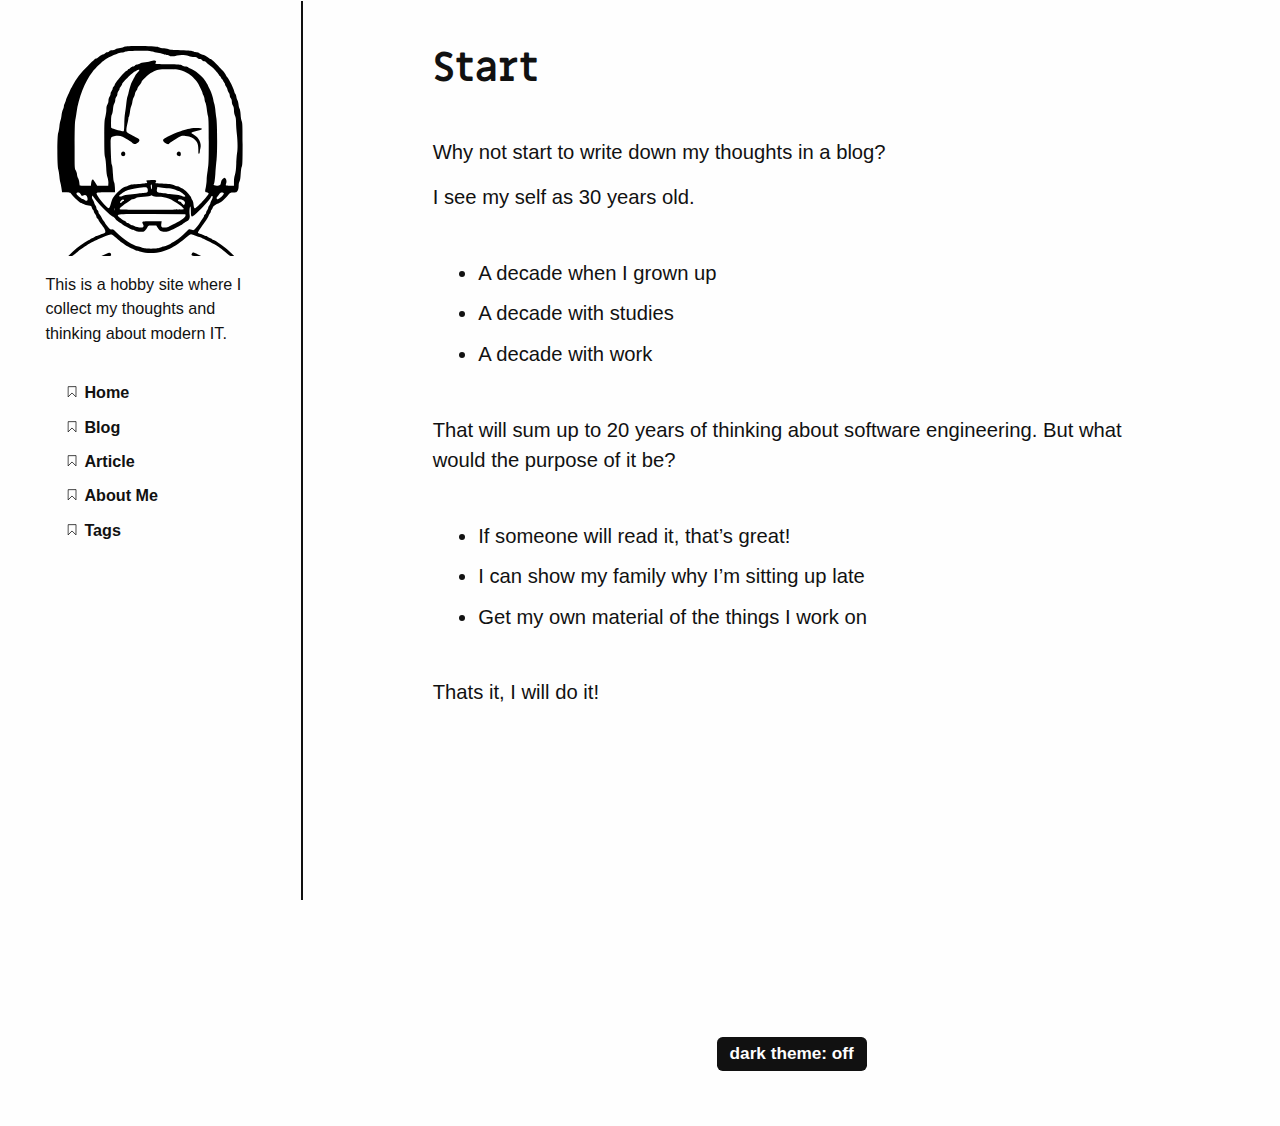
<file: blog/initial/index.html>
<!DOCTYPE html>
<html lang="en">
  <head>
  <meta charset="utf-8">
  <meta name="viewport" content="width=device-width, initial-scale=1.0">
  <meta http-equiv="X-UA-Compatible" content="IE=edge">

  <meta name="generator" content="Hugo 0.97.0" />
  <link rel="canonical" href="https://dpmdm.github.io/blog/initial/" />

  
    
    <meta name="description" content="Why not start to write down my thoughts in a blog?
I see my self as 30 years old.
 A decade when I grown up A decade with studies A decade with work  That will sum up to 20 years of thinking about software engineering. But what would the purpose of it be?
 If someone will read it, that’s great! I can show my family why I’m sitting up late Get my own material of the things I work on  Thats it, I will do it!">
  

  <link rel="apple-touch-icon" sizes="180x180" href="https://dpmdm.github.io/apple-touch-icon.png">
  <link rel="icon" type="image/png" sizes="32x32" href="https://dpmdm.github.io/favicon-32x32.png"> 
  <link rel="icon" type="image/png" sizes="16x16" href="https://dpmdm.github.io/favicon-16x16.png"> 
  <link rel="manifest" href="https://dpmdm.github.io/site.webmanifest"> 
  <link rel="mask-icon" href="https://dpmdm.github.io/safari-pinned-tab.svg" color="#000000"> 
  <meta name="msapplication-TileColor" content="#ffffff">
  <meta name="theme-color" content="#ffffff">

  <style>
    body {
      visibility: hidden;
      opacity: 0;
    }
  </style>

  <style id="darkTheme">
    .intro-and-nav,
    .main-and-footer {
      filter: invert(100%);
    }

    * {
      background-color: inherit
    }

    img:not([src*=".svg"]),
    .colors,
    iframe,
    .demo-container {
      filter: invert(100%);
    }
  </style>

  <link rel="stylesheet" href="/css/prism.css" media="none" onload="this.media='all';">

  
  
  <link rel="stylesheet" type="text/css" href="/css/styles.css">

  

  
  
  <title>Start | DM Thinking</title>
</head>

  <body>
    <a href="#main">skip to content</a>
    <noscript>
  <style>
    body {
      visibility: visible;
      opacity: 1;
    }
  </style>
</noscript>

    <svg style="display: none">
  <symbol id="bookmark" viewBox="0 0 40 50">
   <g transform="translate(2266 3206.2)">
    <path style="stroke:currentColor;stroke-width:3.2637;fill:none" d="m-2262.2-3203.4-.2331 42.195 16.319-16.318 16.318 16.318.2331-42.428z"/>
   </g>
  </symbol>

  <symbol id="w3c" viewBox="0 0 127.09899 67.763">
   <text font-size="83" style="font-size:83px;font-family:Trebuchet;letter-spacing:-12;fill-opacity:0" letter-spacing="-12" y="67.609352" x="-26.782778">W3C</text>
   <text font-size="83" style="font-size:83px;font-weight:bold;font-family:Trebuchet;fill-opacity:0" y="67.609352" x="153.21722" font-weight="bold">SVG</text>
   <path style="fill:currentColor;image-rendering:optimizeQuality;shape-rendering:geometricPrecision" d="m33.695.377 12.062 41.016 12.067-41.016h8.731l-19.968 67.386h-.831l-12.48-41.759-12.479 41.759h-.832l-19.965-67.386h8.736l12.061 41.016 8.154-27.618-3.993-13.397h8.737z"/>
   <path style="fill:currentColor;image-rendering:optimizeQuality;shape-rendering:geometricPrecision" d="m91.355 46.132c0 6.104-1.624 11.234-4.862 15.394-3.248 4.158-7.45 6.237-12.607 6.237-3.882 0-7.263-1.238-10.148-3.702-2.885-2.47-5.02-5.812-6.406-10.022l6.82-2.829c1.001 2.552 2.317 4.562 3.953 6.028 1.636 1.469 3.56 2.207 5.781 2.207 2.329 0 4.3-1.306 5.909-3.911 1.609-2.606 2.411-5.738 2.411-9.401 0-4.049-.861-7.179-2.582-9.399-1.995-2.604-5.129-3.912-9.397-3.912h-3.327v-3.991l11.646-20.133h-14.062l-3.911 6.655h-2.493v-14.976h32.441v4.075l-12.31 21.217c4.324 1.385 7.596 3.911 9.815 7.571 2.22 3.659 3.329 7.953 3.329 12.892z"/>
   <path style="fill:currentColor;image-rendering:optimizeQuality;shape-rendering:geometricPrecision" d="m125.21 0 1.414 8.6-5.008 9.583s-1.924-4.064-5.117-6.314c-2.693-1.899-4.447-2.309-7.186-1.746-3.527.73-7.516 4.938-9.258 10.13-2.084 6.21-2.104 9.218-2.178 11.978-.115 4.428.58 7.043.58 7.043s-3.04-5.626-3.011-13.866c.018-5.882.947-11.218 3.666-16.479 2.404-4.627 5.954-7.404 9.114-7.728 3.264-.343 5.848 1.229 7.841 2.938 2.089 1.788 4.213 5.698 4.213 5.698l4.94-9.837z"/>
   <path style="fill:currentColor;image-rendering:optimizeQuality;shape-rendering:geometricPrecision" d="m125.82 48.674s-2.208 3.957-3.589 5.48c-1.379 1.524-3.849 4.209-6.896 5.555-3.049 1.343-4.646 1.598-7.661 1.306-3.01-.29-5.807-2.032-6.786-2.764-.979-.722-3.486-2.864-4.897-4.854-1.42-2-3.634-5.995-3.634-5.995s1.233 4.001 2.007 5.699c.442.977 1.81 3.965 3.749 6.572 1.805 2.425 5.315 6.604 10.652 7.545 5.336.945 9.002-1.449 9.907-2.031.907-.578 2.819-2.178 4.032-3.475 1.264-1.351 2.459-3.079 3.116-4.108.487-.758 1.276-2.286 1.276-2.286l-1.276-6.644z"/>
  </symbol>

  <symbol id="tag" viewBox="0 0 177.16535 177.16535">
    <g transform="translate(0 -875.2)">
     <path style="fill-rule:evenodd;stroke-width:0;fill:currentColor" d="m159.9 894.3-68.79 8.5872-75.42 77.336 61.931 60.397 75.429-76.565 6.8495-69.755zm-31.412 31.835a10.813 10.813 0 0 1 1.8443 2.247 10.813 10.813 0 0 1 -3.5174 14.872l-.0445.0275a10.813 10.813 0 0 1 -14.86 -3.5714 10.813 10.813 0 0 1 3.5563 -14.863 10.813 10.813 0 0 1 13.022 1.2884z"/>
    </g>
  </symbol>

  <symbol id="balloon" viewBox="0 0 141.73228 177.16535">
   <g transform="translate(0 -875.2)">
    <g>
     <path style="fill:currentColor" d="m68.156 882.83-.88753 1.4269c-4.9564 7.9666-6.3764 17.321-5.6731 37.378.36584 10.437 1.1246 23.51 1.6874 29.062.38895 3.8372 3.8278 32.454 4.6105 38.459 4.6694-.24176 9.2946.2879 14.377 1.481 1.2359-3.2937 5.2496-13.088 8.886-21.623 6.249-14.668 8.4128-21.264 10.253-31.252 1.2464-6.7626 1.6341-12.156 1.4204-19.764-.36325-12.93-2.1234-19.487-6.9377-25.843-2.0833-2.7507-6.9865-7.6112-7.9127-7.8436-.79716-.20019-6.6946-1.0922-6.7755-1.0248-.02213.0182-5.0006-.41858-7.5248-.22808l-2.149-.22808h-3.3738z"/>
     <path style="fill:currentColor" d="m61.915 883.28-3.2484.4497c-1.7863.24724-3.5182.53481-3.8494.63994-2.4751.33811-4.7267.86957-6.7777 1.5696-.28598 0-1.0254.20146-2.3695.58589-5.0418 1.4418-6.6374 2.2604-8.2567 4.2364-6.281 7.6657-11.457 18.43-12.932 26.891-1.4667 8.4111.71353 22.583 5.0764 32.996 3.8064 9.0852 13.569 25.149 22.801 37.517 1.3741 1.841 2.1708 2.9286 2.4712 3.5792 3.5437-1.1699 6.8496-1.9336 10.082-2.3263-1.3569-5.7831-4.6968-21.86-6.8361-33.002-.92884-4.8368-2.4692-14.322-3.2452-19.991-.68557-5.0083-.77707-6.9534-.74159-15.791.04316-10.803.41822-16.162 1.5026-21.503 1.4593-5.9026 3.3494-11.077 6.3247-15.852z"/>
     <path style="fill:currentColor" d="m94.499 885.78c-.10214-.0109-.13691 0-.0907.0409.16033.13489 1.329 1.0675 2.5976 2.0723 6.7003 5.307 11.273 14.568 12.658 25.638.52519 4.1949.24765 14.361-.5059 18.523-2.4775 13.684-9.7807 32.345-20.944 53.519l-3.0559 5.7971c2.8082.76579 5.7915 1.727 8.9926 2.8441 11.562-11.691 18.349-19.678 24.129-28.394 7.8992-11.913 11.132-20.234 12.24-31.518.98442-10.02-1.5579-20.876-6.7799-28.959-.2758-.4269-.57803-.86856-.89617-1.3166-3.247-6.13-9.752-12.053-21.264-16.131-2.3687-.86369-6.3657-2.0433-7.0802-2.1166z"/>
     <path style="fill:currentColor" d="m32.52 892.22c-.20090-.13016-1.4606.81389-3.9132 2.7457-11.486 9.0476-17.632 24.186-16.078 39.61.79699 7.9138 2.4066 13.505 5.9184 20.562 5.8577 11.77 14.749 23.219 30.087 38.74.05838.059.12188.1244.18052.1838 1.3166-.5556 2.5965-1.0618 3.8429-1.5199-.66408-.32448-1.4608-1.3297-3.8116-4.4602-5.0951-6.785-8.7512-11.962-13.051-18.486-5.1379-7.7948-5.0097-7.5894-8.0586-13.054-6.2097-11.13-8.2674-17.725-8.6014-27.563-.21552-6.3494.13041-9.2733 1.775-14.987 2.1832-7.5849 3.9273-10.986 9.2693-18.07 1.7839-2.3656 2.6418-3.57 2.4409-3.7003z"/>
     <path style="fill:currentColor" d="m69.133 992.37c-6.2405.0309-12.635.76718-19.554 2.5706 4.6956 4.7759 9.935 10.258 12.05 12.625l4.1272 4.6202h11.493l3.964-4.4516c2.0962-2.3541 7.4804-7.9845 12.201-12.768-8.378-1.4975-16.207-2.6353-24.281-2.5955z"/>
     <rect style="stroke-width:0;fill:currentColor" ry="2.0328" height="27.746" width="22.766" y="1017.7" x="60.201"/>
    </g>
   </g>
  </symbol>

  <symbol id="info" viewBox="0 0 41.667 41.667">
   <g transform="translate(-37.035 -1004.6)">
    <path style="stroke-linejoin:round;stroke:currentColor;stroke-linecap:round;stroke-width:3.728;fill:none" d="m76.25 1030.2a18.968 18.968 0 0 1 -23.037 13.709 18.968 18.968 0 0 1 -13.738 -23.019 18.968 18.968 0 0 1 23.001 -13.768 18.968 18.968 0 0 1 13.798 22.984"/>
    <g transform="matrix(1.1146 0 0 1.1146 -26.276 -124.92)">
     <path style="stroke:currentColor;stroke-linecap:round;stroke-width:3.728;fill:none" d="m75.491 1039.5v-8.7472"/>
     <path style="stroke-width:0;fill:currentColor" transform="scale(-1)" d="m-73.193-1024.5a2.3719 2.3719 0 0 1 -2.8807 1.7142 2.3719 2.3719 0 0 1 -1.718 -2.8785 2.3719 2.3719 0 0 1 2.8763 -1.7217 2.3719 2.3719 0 0 1 1.7254 2.8741"/>
    </g>
   </g>
  </symbol>

  <symbol id="warning" viewBox="0 0 48.430474 41.646302">
    <g transform="translate(-1.1273 -1010.2)">
     <path style="stroke-linejoin:round;stroke:currentColor;stroke-linecap:round;stroke-width:4.151;fill:none" d="m25.343 1012.3-22.14 37.496h44.28z"/>
     <path style="stroke:currentColor;stroke-linecap:round;stroke-width:4.1512;fill:none" d="m25.54 1027.7v8.7472"/>
     <path style="stroke-width:0;fill:currentColor" d="m27.839 1042.8a2.3719 2.3719 0 0 1 -2.8807 1.7143 2.3719 2.3719 0 0 1 -1.718 -2.8785 2.3719 2.3719 0 0 1 2.8763 -1.7217 2.3719 2.3719 0 0 1 1.7254 2.8741"/>
    </g>
  </symbol>

  <symbol id="menu" viewBox="0 0 50 50">
     <rect style="stroke-width:0;fill:currentColor" height="10" width="50" y="0" x="0"/>
     <rect style="stroke-width:0;fill:currentColor" height="10" width="50" y="20" x="0"/>
     <rect style="stroke-width:0;fill:currentColor" height="10" width="50" y="40" x="0"/>
   </symbol>

   <symbol id="link" viewBox="0 0 50 50">
    <g transform="translate(0 -1002.4)">
     <g transform="matrix(.095670 0 0 .095670 2.3233 1004.9)">
      <g>
       <path style="stroke-width:0;fill:currentColor" d="m452.84 192.9-128.65 128.65c-35.535 35.54-93.108 35.54-128.65 0l-42.881-42.886 42.881-42.876 42.884 42.876c11.845 11.822 31.064 11.846 42.886 0l128.64-128.64c11.816-11.831 11.816-31.066 0-42.9l-42.881-42.881c-11.822-11.814-31.064-11.814-42.887 0l-45.928 45.936c-21.292-12.531-45.491-17.905-69.449-16.291l72.501-72.526c35.535-35.521 93.136-35.521 128.64 0l42.886 42.881c35.535 35.523 35.535 93.141-.001 128.66zm-254.28 168.51-45.903 45.9c-11.845 11.846-31.064 11.817-42.881 0l-42.884-42.881c-11.845-11.821-11.845-31.041 0-42.886l128.65-128.65c11.819-11.814 31.069-11.814 42.884 0l42.886 42.886 42.876-42.886-42.876-42.881c-35.54-35.521-93.113-35.521-128.65 0l-128.65 128.64c-35.538 35.545-35.538 93.146 0 128.65l42.883 42.882c35.51 35.54 93.11 35.54 128.65 0l72.496-72.499c-23.956 1.597-48.092-3.784-69.474-16.283z"/>
      </g>
     </g>
    </g>
  </symbol>

  <symbol id="doc" viewBox="0 0 35 45">
   <g transform="translate(-147.53 -539.83)">
    <path style="stroke:currentColor;stroke-width:2.4501;fill:none" d="m149.38 542.67v39.194h31.354v-39.194z"/>
    <g style="stroke-width:25" transform="matrix(.098003 0 0 .098003 133.69 525.96)">
     <path d="m220 252.36h200" style="stroke:currentColor;stroke-width:25;fill:none"/>
     <path style="stroke:currentColor;stroke-width:25;fill:none" d="m220 409.95h200"/>
     <path d="m220 488.74h200" style="stroke:currentColor;stroke-width:25;fill:none"/>
     <path d="m220 331.15h200" style="stroke:currentColor;stroke-width:25;fill:none"/>
    </g>
   </g>
 </symbol>

 <symbol id="tick" viewBox="0 0 177.16535 177.16535">
  <g transform="translate(0 -875.2)">
   <rect style="stroke-width:0;fill:currentColor" transform="rotate(30)" height="155" width="40" y="702.99" x="556.82"/>
   <rect style="stroke-width:0;fill:currentColor" transform="rotate(30)" height="40" width="90.404" y="817.99" x="506.42"/>
  </g>
 </symbol>
</svg>

    <div class="wrapper">
      <header class="intro-and-nav" role="banner">
  <div>
    <div class="intro">
      <a
        class="logo"
        href="https://dpmdm.github.io/"
        aria-label="DM Thinking home page"
      >
        
          <img 
            src="/images/logo.svg" 
            alt="Logo"
          >
        
      </a>
      <p class="library-desc">
         This is a hobby site where I collect my thoughts and thinking about modern IT. 
      </p>
    </div>
    <nav id="patterns-nav" class="patterns" role="navigation">
  <h2 class="vh">Main navigation</h2>
  <button id="menu-button" aria-expanded="false">
    <svg viewBox="0 0 50 50" aria-hidden="true" focusable="false">
      <use xlink:href="#menu"></use>
    </svg>
    Menu
  </button>
  
  <ul id="patterns-list">
  
    <li class="pattern">
      
      
      
      
      <a href="/" >
        <svg class="bookmark-icon" aria-hidden="true" focusable="false" viewBox="0 0 40 50">
          <use xlink:href="#bookmark"></use>
        </svg>
        <span class="text">Home</span>
      </a>
    </li>
  
    <li class="pattern">
      
      
      
      
      <a href="/blog/" >
        <svg class="bookmark-icon" aria-hidden="true" focusable="false" viewBox="0 0 40 50">
          <use xlink:href="#bookmark"></use>
        </svg>
        <span class="text">Blog</span>
      </a>
    </li>
  
    <li class="pattern">
      
      
      
      
      <a href="/article/" >
        <svg class="bookmark-icon" aria-hidden="true" focusable="false" viewBox="0 0 40 50">
          <use xlink:href="#bookmark"></use>
        </svg>
        <span class="text">Article</span>
      </a>
    </li>
  
    <li class="pattern">
      
      
      
      
      <a href="/about/" >
        <svg class="bookmark-icon" aria-hidden="true" focusable="false" viewBox="0 0 40 50">
          <use xlink:href="#bookmark"></use>
        </svg>
        <span class="text">About Me</span>
      </a>
    </li>
  
    <li class="pattern">
      
      
      
      
      <a href="/tags/" >
        <svg class="bookmark-icon" aria-hidden="true" focusable="false" viewBox="0 0 40 50">
          <use xlink:href="#bookmark"></use>
        </svg>
        <span class="text">Tags</span>
      </a>
    </li>
  
  </ul>
</nav>
    
  </div>
</header>

      <div class="main-and-footer">
        <div>
          
  <main id="main">
    <h1>Start</h1>
    <p>Why not start to write down my thoughts in a blog?</p>
<p>I see my self as 30 years old.</p>
<ul>
<li>A decade when I grown up</li>
<li>A decade with studies</li>
<li>A decade with work</li>
</ul>
<p>That will sum up to 20 years of thinking about software engineering.
But what would the purpose of it be?</p>
<ul>
<li>If someone will read it, that&rsquo;s great!</li>
<li>I can show my family why I&rsquo;m sitting up late</li>
<li>Get my own material of the things I work on</li>
</ul>
<p>Thats it, I will do it!</p>

  </main>

          
            <footer role="contentinfo">
  <div
  
  >
    <label for="themer">
      dark theme: <input type="checkbox" id="themer" class="vh">
      
      <span aria-hidden="true"></span>
    </label>
  </div>
  
</footer>

          
        </div>
      </div>
    </div>
    

<script src="/js/dom-scripts.js"></script>  

<script src="/js/prism.js"></script>



<script src="/js/search.7aef046a0cc8b0c532f1d20087b920459bc868c936bb48a6ae221eceefca2d07.js"></script>

<link rel="stylesheet" href="/css/search.fe0cd54a21628574bff49d721c827d1bb165ab56b0f22dd55ae78addbe61c309.css"></link>




    
    
  

  </body>
</html>
</file>
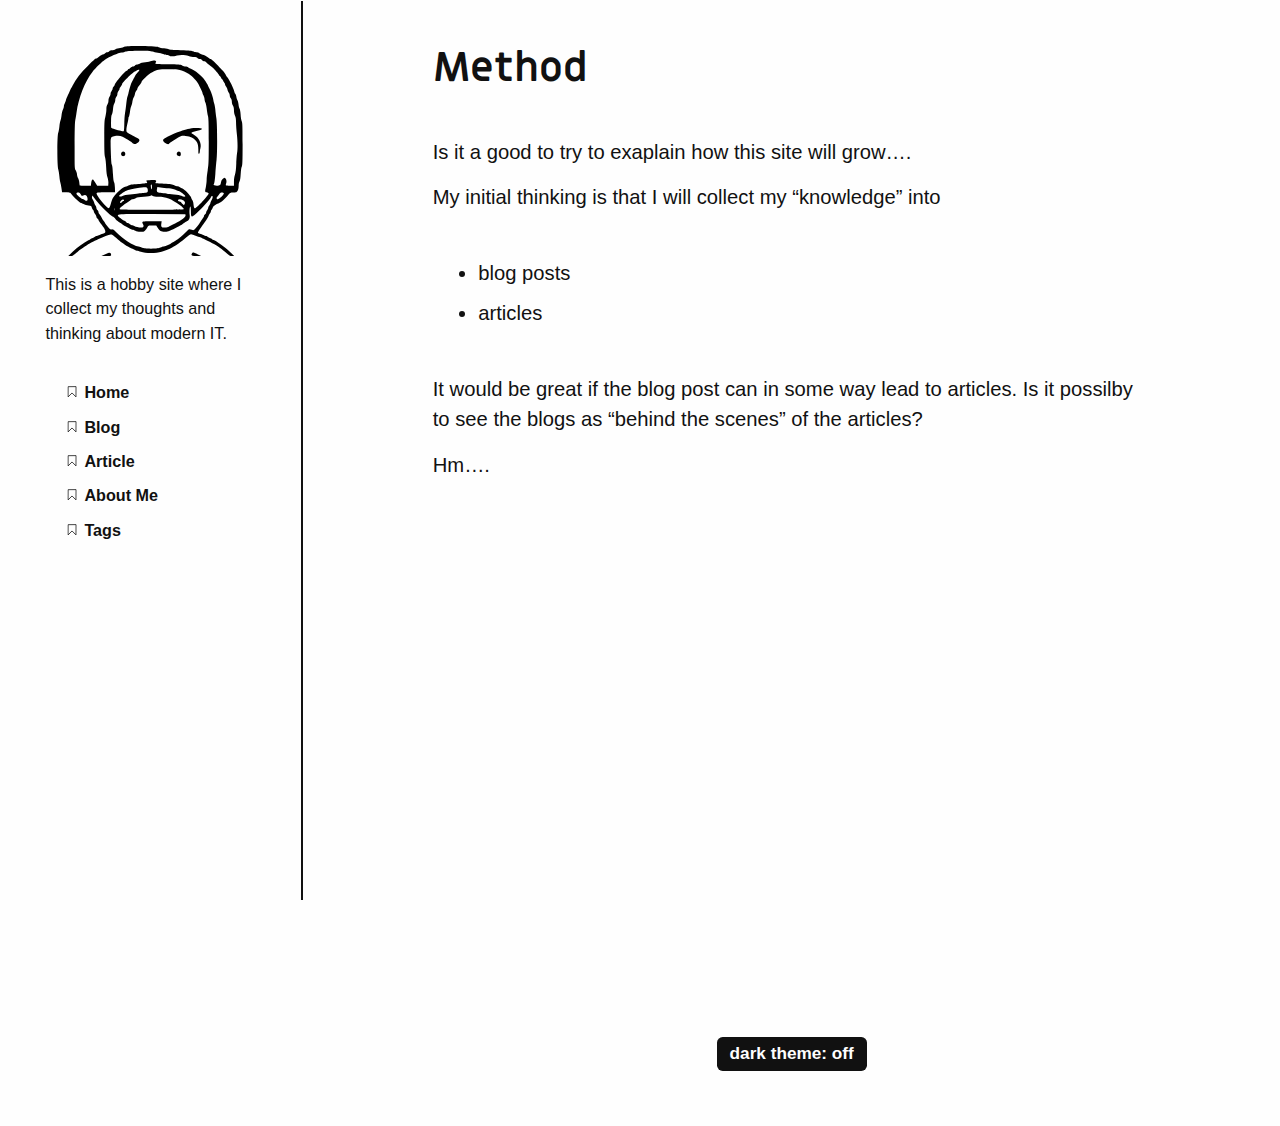
<file: blog/method/index.html>
<!DOCTYPE html>
<html lang="en">
  <head>
  <meta charset="utf-8">
  <meta name="viewport" content="width=device-width, initial-scale=1.0">
  <meta http-equiv="X-UA-Compatible" content="IE=edge">

  <meta name="generator" content="Hugo 0.97.0" />
  <link rel="canonical" href="https://dpmdm.github.io/blog/method/" />

  
    
    <meta name="description" content="Is it a good to try to exaplain how this site will grow….
My initial thinking is that I will collect my “knowledge” into
 blog posts articles  It would be great if the blog post can in some way lead to articles. Is it possilby to see the blogs as “behind the scenes” of the articles?
Hm….">
  

  <link rel="apple-touch-icon" sizes="180x180" href="https://dpmdm.github.io/apple-touch-icon.png">
  <link rel="icon" type="image/png" sizes="32x32" href="https://dpmdm.github.io/favicon-32x32.png"> 
  <link rel="icon" type="image/png" sizes="16x16" href="https://dpmdm.github.io/favicon-16x16.png"> 
  <link rel="manifest" href="https://dpmdm.github.io/site.webmanifest"> 
  <link rel="mask-icon" href="https://dpmdm.github.io/safari-pinned-tab.svg" color="#000000"> 
  <meta name="msapplication-TileColor" content="#ffffff">
  <meta name="theme-color" content="#ffffff">

  <style>
    body {
      visibility: hidden;
      opacity: 0;
    }
  </style>

  <style id="darkTheme">
    .intro-and-nav,
    .main-and-footer {
      filter: invert(100%);
    }

    * {
      background-color: inherit
    }

    img:not([src*=".svg"]),
    .colors,
    iframe,
    .demo-container {
      filter: invert(100%);
    }
  </style>

  <link rel="stylesheet" href="/css/prism.css" media="none" onload="this.media='all';">

  
  
  <link rel="stylesheet" type="text/css" href="/css/styles.css">

  

  
  
  <title>Method | DM Thinking</title>
</head>

  <body>
    <a href="#main">skip to content</a>
    <noscript>
  <style>
    body {
      visibility: visible;
      opacity: 1;
    }
  </style>
</noscript>

    <svg style="display: none">
  <symbol id="bookmark" viewBox="0 0 40 50">
   <g transform="translate(2266 3206.2)">
    <path style="stroke:currentColor;stroke-width:3.2637;fill:none" d="m-2262.2-3203.4-.2331 42.195 16.319-16.318 16.318 16.318.2331-42.428z"/>
   </g>
  </symbol>

  <symbol id="w3c" viewBox="0 0 127.09899 67.763">
   <text font-size="83" style="font-size:83px;font-family:Trebuchet;letter-spacing:-12;fill-opacity:0" letter-spacing="-12" y="67.609352" x="-26.782778">W3C</text>
   <text font-size="83" style="font-size:83px;font-weight:bold;font-family:Trebuchet;fill-opacity:0" y="67.609352" x="153.21722" font-weight="bold">SVG</text>
   <path style="fill:currentColor;image-rendering:optimizeQuality;shape-rendering:geometricPrecision" d="m33.695.377 12.062 41.016 12.067-41.016h8.731l-19.968 67.386h-.831l-12.48-41.759-12.479 41.759h-.832l-19.965-67.386h8.736l12.061 41.016 8.154-27.618-3.993-13.397h8.737z"/>
   <path style="fill:currentColor;image-rendering:optimizeQuality;shape-rendering:geometricPrecision" d="m91.355 46.132c0 6.104-1.624 11.234-4.862 15.394-3.248 4.158-7.45 6.237-12.607 6.237-3.882 0-7.263-1.238-10.148-3.702-2.885-2.47-5.02-5.812-6.406-10.022l6.82-2.829c1.001 2.552 2.317 4.562 3.953 6.028 1.636 1.469 3.56 2.207 5.781 2.207 2.329 0 4.3-1.306 5.909-3.911 1.609-2.606 2.411-5.738 2.411-9.401 0-4.049-.861-7.179-2.582-9.399-1.995-2.604-5.129-3.912-9.397-3.912h-3.327v-3.991l11.646-20.133h-14.062l-3.911 6.655h-2.493v-14.976h32.441v4.075l-12.31 21.217c4.324 1.385 7.596 3.911 9.815 7.571 2.22 3.659 3.329 7.953 3.329 12.892z"/>
   <path style="fill:currentColor;image-rendering:optimizeQuality;shape-rendering:geometricPrecision" d="m125.21 0 1.414 8.6-5.008 9.583s-1.924-4.064-5.117-6.314c-2.693-1.899-4.447-2.309-7.186-1.746-3.527.73-7.516 4.938-9.258 10.13-2.084 6.21-2.104 9.218-2.178 11.978-.115 4.428.58 7.043.58 7.043s-3.04-5.626-3.011-13.866c.018-5.882.947-11.218 3.666-16.479 2.404-4.627 5.954-7.404 9.114-7.728 3.264-.343 5.848 1.229 7.841 2.938 2.089 1.788 4.213 5.698 4.213 5.698l4.94-9.837z"/>
   <path style="fill:currentColor;image-rendering:optimizeQuality;shape-rendering:geometricPrecision" d="m125.82 48.674s-2.208 3.957-3.589 5.48c-1.379 1.524-3.849 4.209-6.896 5.555-3.049 1.343-4.646 1.598-7.661 1.306-3.01-.29-5.807-2.032-6.786-2.764-.979-.722-3.486-2.864-4.897-4.854-1.42-2-3.634-5.995-3.634-5.995s1.233 4.001 2.007 5.699c.442.977 1.81 3.965 3.749 6.572 1.805 2.425 5.315 6.604 10.652 7.545 5.336.945 9.002-1.449 9.907-2.031.907-.578 2.819-2.178 4.032-3.475 1.264-1.351 2.459-3.079 3.116-4.108.487-.758 1.276-2.286 1.276-2.286l-1.276-6.644z"/>
  </symbol>

  <symbol id="tag" viewBox="0 0 177.16535 177.16535">
    <g transform="translate(0 -875.2)">
     <path style="fill-rule:evenodd;stroke-width:0;fill:currentColor" d="m159.9 894.3-68.79 8.5872-75.42 77.336 61.931 60.397 75.429-76.565 6.8495-69.755zm-31.412 31.835a10.813 10.813 0 0 1 1.8443 2.247 10.813 10.813 0 0 1 -3.5174 14.872l-.0445.0275a10.813 10.813 0 0 1 -14.86 -3.5714 10.813 10.813 0 0 1 3.5563 -14.863 10.813 10.813 0 0 1 13.022 1.2884z"/>
    </g>
  </symbol>

  <symbol id="balloon" viewBox="0 0 141.73228 177.16535">
   <g transform="translate(0 -875.2)">
    <g>
     <path style="fill:currentColor" d="m68.156 882.83-.88753 1.4269c-4.9564 7.9666-6.3764 17.321-5.6731 37.378.36584 10.437 1.1246 23.51 1.6874 29.062.38895 3.8372 3.8278 32.454 4.6105 38.459 4.6694-.24176 9.2946.2879 14.377 1.481 1.2359-3.2937 5.2496-13.088 8.886-21.623 6.249-14.668 8.4128-21.264 10.253-31.252 1.2464-6.7626 1.6341-12.156 1.4204-19.764-.36325-12.93-2.1234-19.487-6.9377-25.843-2.0833-2.7507-6.9865-7.6112-7.9127-7.8436-.79716-.20019-6.6946-1.0922-6.7755-1.0248-.02213.0182-5.0006-.41858-7.5248-.22808l-2.149-.22808h-3.3738z"/>
     <path style="fill:currentColor" d="m61.915 883.28-3.2484.4497c-1.7863.24724-3.5182.53481-3.8494.63994-2.4751.33811-4.7267.86957-6.7777 1.5696-.28598 0-1.0254.20146-2.3695.58589-5.0418 1.4418-6.6374 2.2604-8.2567 4.2364-6.281 7.6657-11.457 18.43-12.932 26.891-1.4667 8.4111.71353 22.583 5.0764 32.996 3.8064 9.0852 13.569 25.149 22.801 37.517 1.3741 1.841 2.1708 2.9286 2.4712 3.5792 3.5437-1.1699 6.8496-1.9336 10.082-2.3263-1.3569-5.7831-4.6968-21.86-6.8361-33.002-.92884-4.8368-2.4692-14.322-3.2452-19.991-.68557-5.0083-.77707-6.9534-.74159-15.791.04316-10.803.41822-16.162 1.5026-21.503 1.4593-5.9026 3.3494-11.077 6.3247-15.852z"/>
     <path style="fill:currentColor" d="m94.499 885.78c-.10214-.0109-.13691 0-.0907.0409.16033.13489 1.329 1.0675 2.5976 2.0723 6.7003 5.307 11.273 14.568 12.658 25.638.52519 4.1949.24765 14.361-.5059 18.523-2.4775 13.684-9.7807 32.345-20.944 53.519l-3.0559 5.7971c2.8082.76579 5.7915 1.727 8.9926 2.8441 11.562-11.691 18.349-19.678 24.129-28.394 7.8992-11.913 11.132-20.234 12.24-31.518.98442-10.02-1.5579-20.876-6.7799-28.959-.2758-.4269-.57803-.86856-.89617-1.3166-3.247-6.13-9.752-12.053-21.264-16.131-2.3687-.86369-6.3657-2.0433-7.0802-2.1166z"/>
     <path style="fill:currentColor" d="m32.52 892.22c-.20090-.13016-1.4606.81389-3.9132 2.7457-11.486 9.0476-17.632 24.186-16.078 39.61.79699 7.9138 2.4066 13.505 5.9184 20.562 5.8577 11.77 14.749 23.219 30.087 38.74.05838.059.12188.1244.18052.1838 1.3166-.5556 2.5965-1.0618 3.8429-1.5199-.66408-.32448-1.4608-1.3297-3.8116-4.4602-5.0951-6.785-8.7512-11.962-13.051-18.486-5.1379-7.7948-5.0097-7.5894-8.0586-13.054-6.2097-11.13-8.2674-17.725-8.6014-27.563-.21552-6.3494.13041-9.2733 1.775-14.987 2.1832-7.5849 3.9273-10.986 9.2693-18.07 1.7839-2.3656 2.6418-3.57 2.4409-3.7003z"/>
     <path style="fill:currentColor" d="m69.133 992.37c-6.2405.0309-12.635.76718-19.554 2.5706 4.6956 4.7759 9.935 10.258 12.05 12.625l4.1272 4.6202h11.493l3.964-4.4516c2.0962-2.3541 7.4804-7.9845 12.201-12.768-8.378-1.4975-16.207-2.6353-24.281-2.5955z"/>
     <rect style="stroke-width:0;fill:currentColor" ry="2.0328" height="27.746" width="22.766" y="1017.7" x="60.201"/>
    </g>
   </g>
  </symbol>

  <symbol id="info" viewBox="0 0 41.667 41.667">
   <g transform="translate(-37.035 -1004.6)">
    <path style="stroke-linejoin:round;stroke:currentColor;stroke-linecap:round;stroke-width:3.728;fill:none" d="m76.25 1030.2a18.968 18.968 0 0 1 -23.037 13.709 18.968 18.968 0 0 1 -13.738 -23.019 18.968 18.968 0 0 1 23.001 -13.768 18.968 18.968 0 0 1 13.798 22.984"/>
    <g transform="matrix(1.1146 0 0 1.1146 -26.276 -124.92)">
     <path style="stroke:currentColor;stroke-linecap:round;stroke-width:3.728;fill:none" d="m75.491 1039.5v-8.7472"/>
     <path style="stroke-width:0;fill:currentColor" transform="scale(-1)" d="m-73.193-1024.5a2.3719 2.3719 0 0 1 -2.8807 1.7142 2.3719 2.3719 0 0 1 -1.718 -2.8785 2.3719 2.3719 0 0 1 2.8763 -1.7217 2.3719 2.3719 0 0 1 1.7254 2.8741"/>
    </g>
   </g>
  </symbol>

  <symbol id="warning" viewBox="0 0 48.430474 41.646302">
    <g transform="translate(-1.1273 -1010.2)">
     <path style="stroke-linejoin:round;stroke:currentColor;stroke-linecap:round;stroke-width:4.151;fill:none" d="m25.343 1012.3-22.14 37.496h44.28z"/>
     <path style="stroke:currentColor;stroke-linecap:round;stroke-width:4.1512;fill:none" d="m25.54 1027.7v8.7472"/>
     <path style="stroke-width:0;fill:currentColor" d="m27.839 1042.8a2.3719 2.3719 0 0 1 -2.8807 1.7143 2.3719 2.3719 0 0 1 -1.718 -2.8785 2.3719 2.3719 0 0 1 2.8763 -1.7217 2.3719 2.3719 0 0 1 1.7254 2.8741"/>
    </g>
  </symbol>

  <symbol id="menu" viewBox="0 0 50 50">
     <rect style="stroke-width:0;fill:currentColor" height="10" width="50" y="0" x="0"/>
     <rect style="stroke-width:0;fill:currentColor" height="10" width="50" y="20" x="0"/>
     <rect style="stroke-width:0;fill:currentColor" height="10" width="50" y="40" x="0"/>
   </symbol>

   <symbol id="link" viewBox="0 0 50 50">
    <g transform="translate(0 -1002.4)">
     <g transform="matrix(.095670 0 0 .095670 2.3233 1004.9)">
      <g>
       <path style="stroke-width:0;fill:currentColor" d="m452.84 192.9-128.65 128.65c-35.535 35.54-93.108 35.54-128.65 0l-42.881-42.886 42.881-42.876 42.884 42.876c11.845 11.822 31.064 11.846 42.886 0l128.64-128.64c11.816-11.831 11.816-31.066 0-42.9l-42.881-42.881c-11.822-11.814-31.064-11.814-42.887 0l-45.928 45.936c-21.292-12.531-45.491-17.905-69.449-16.291l72.501-72.526c35.535-35.521 93.136-35.521 128.64 0l42.886 42.881c35.535 35.523 35.535 93.141-.001 128.66zm-254.28 168.51-45.903 45.9c-11.845 11.846-31.064 11.817-42.881 0l-42.884-42.881c-11.845-11.821-11.845-31.041 0-42.886l128.65-128.65c11.819-11.814 31.069-11.814 42.884 0l42.886 42.886 42.876-42.886-42.876-42.881c-35.54-35.521-93.113-35.521-128.65 0l-128.65 128.64c-35.538 35.545-35.538 93.146 0 128.65l42.883 42.882c35.51 35.54 93.11 35.54 128.65 0l72.496-72.499c-23.956 1.597-48.092-3.784-69.474-16.283z"/>
      </g>
     </g>
    </g>
  </symbol>

  <symbol id="doc" viewBox="0 0 35 45">
   <g transform="translate(-147.53 -539.83)">
    <path style="stroke:currentColor;stroke-width:2.4501;fill:none" d="m149.38 542.67v39.194h31.354v-39.194z"/>
    <g style="stroke-width:25" transform="matrix(.098003 0 0 .098003 133.69 525.96)">
     <path d="m220 252.36h200" style="stroke:currentColor;stroke-width:25;fill:none"/>
     <path style="stroke:currentColor;stroke-width:25;fill:none" d="m220 409.95h200"/>
     <path d="m220 488.74h200" style="stroke:currentColor;stroke-width:25;fill:none"/>
     <path d="m220 331.15h200" style="stroke:currentColor;stroke-width:25;fill:none"/>
    </g>
   </g>
 </symbol>

 <symbol id="tick" viewBox="0 0 177.16535 177.16535">
  <g transform="translate(0 -875.2)">
   <rect style="stroke-width:0;fill:currentColor" transform="rotate(30)" height="155" width="40" y="702.99" x="556.82"/>
   <rect style="stroke-width:0;fill:currentColor" transform="rotate(30)" height="40" width="90.404" y="817.99" x="506.42"/>
  </g>
 </symbol>
</svg>

    <div class="wrapper">
      <header class="intro-and-nav" role="banner">
  <div>
    <div class="intro">
      <a
        class="logo"
        href="https://dpmdm.github.io/"
        aria-label="DM Thinking home page"
      >
        
          <img 
            src="/images/logo.svg" 
            alt="Logo"
          >
        
      </a>
      <p class="library-desc">
         This is a hobby site where I collect my thoughts and thinking about modern IT. 
      </p>
    </div>
    <nav id="patterns-nav" class="patterns" role="navigation">
  <h2 class="vh">Main navigation</h2>
  <button id="menu-button" aria-expanded="false">
    <svg viewBox="0 0 50 50" aria-hidden="true" focusable="false">
      <use xlink:href="#menu"></use>
    </svg>
    Menu
  </button>
  
  <ul id="patterns-list">
  
    <li class="pattern">
      
      
      
      
      <a href="/" >
        <svg class="bookmark-icon" aria-hidden="true" focusable="false" viewBox="0 0 40 50">
          <use xlink:href="#bookmark"></use>
        </svg>
        <span class="text">Home</span>
      </a>
    </li>
  
    <li class="pattern">
      
      
      
      
      <a href="/blog/" >
        <svg class="bookmark-icon" aria-hidden="true" focusable="false" viewBox="0 0 40 50">
          <use xlink:href="#bookmark"></use>
        </svg>
        <span class="text">Blog</span>
      </a>
    </li>
  
    <li class="pattern">
      
      
      
      
      <a href="/article/" >
        <svg class="bookmark-icon" aria-hidden="true" focusable="false" viewBox="0 0 40 50">
          <use xlink:href="#bookmark"></use>
        </svg>
        <span class="text">Article</span>
      </a>
    </li>
  
    <li class="pattern">
      
      
      
      
      <a href="/about/" >
        <svg class="bookmark-icon" aria-hidden="true" focusable="false" viewBox="0 0 40 50">
          <use xlink:href="#bookmark"></use>
        </svg>
        <span class="text">About Me</span>
      </a>
    </li>
  
    <li class="pattern">
      
      
      
      
      <a href="/tags/" >
        <svg class="bookmark-icon" aria-hidden="true" focusable="false" viewBox="0 0 40 50">
          <use xlink:href="#bookmark"></use>
        </svg>
        <span class="text">Tags</span>
      </a>
    </li>
  
  </ul>
</nav>
    
  </div>
</header>

      <div class="main-and-footer">
        <div>
          
  <main id="main">
    <h1>Method</h1>
    <p>Is it a good to try to exaplain how this site will grow&hellip;.</p>
<p>My initial thinking is that I will collect my &ldquo;knowledge&rdquo; into</p>
<ul>
<li>blog posts</li>
<li>articles</li>
</ul>
<p>It would be great if the blog post can in some way lead to articles.
Is it possilby to see the blogs as &ldquo;behind the scenes&rdquo; of the articles?</p>
<p>Hm&hellip;.</p>

  </main>

          
            <footer role="contentinfo">
  <div
  
  >
    <label for="themer">
      dark theme: <input type="checkbox" id="themer" class="vh">
      
      <span aria-hidden="true"></span>
    </label>
  </div>
  
</footer>

          
        </div>
      </div>
    </div>
    

<script src="/js/dom-scripts.js"></script>  

<script src="/js/prism.js"></script>



<script src="/js/search.7aef046a0cc8b0c532f1d20087b920459bc868c936bb48a6ae221eceefca2d07.js"></script>

<link rel="stylesheet" href="/css/search.fe0cd54a21628574bff49d721c827d1bb165ab56b0f22dd55ae78addbe61c309.css"></link>




    
    
  

  </body>
</html>
</file>
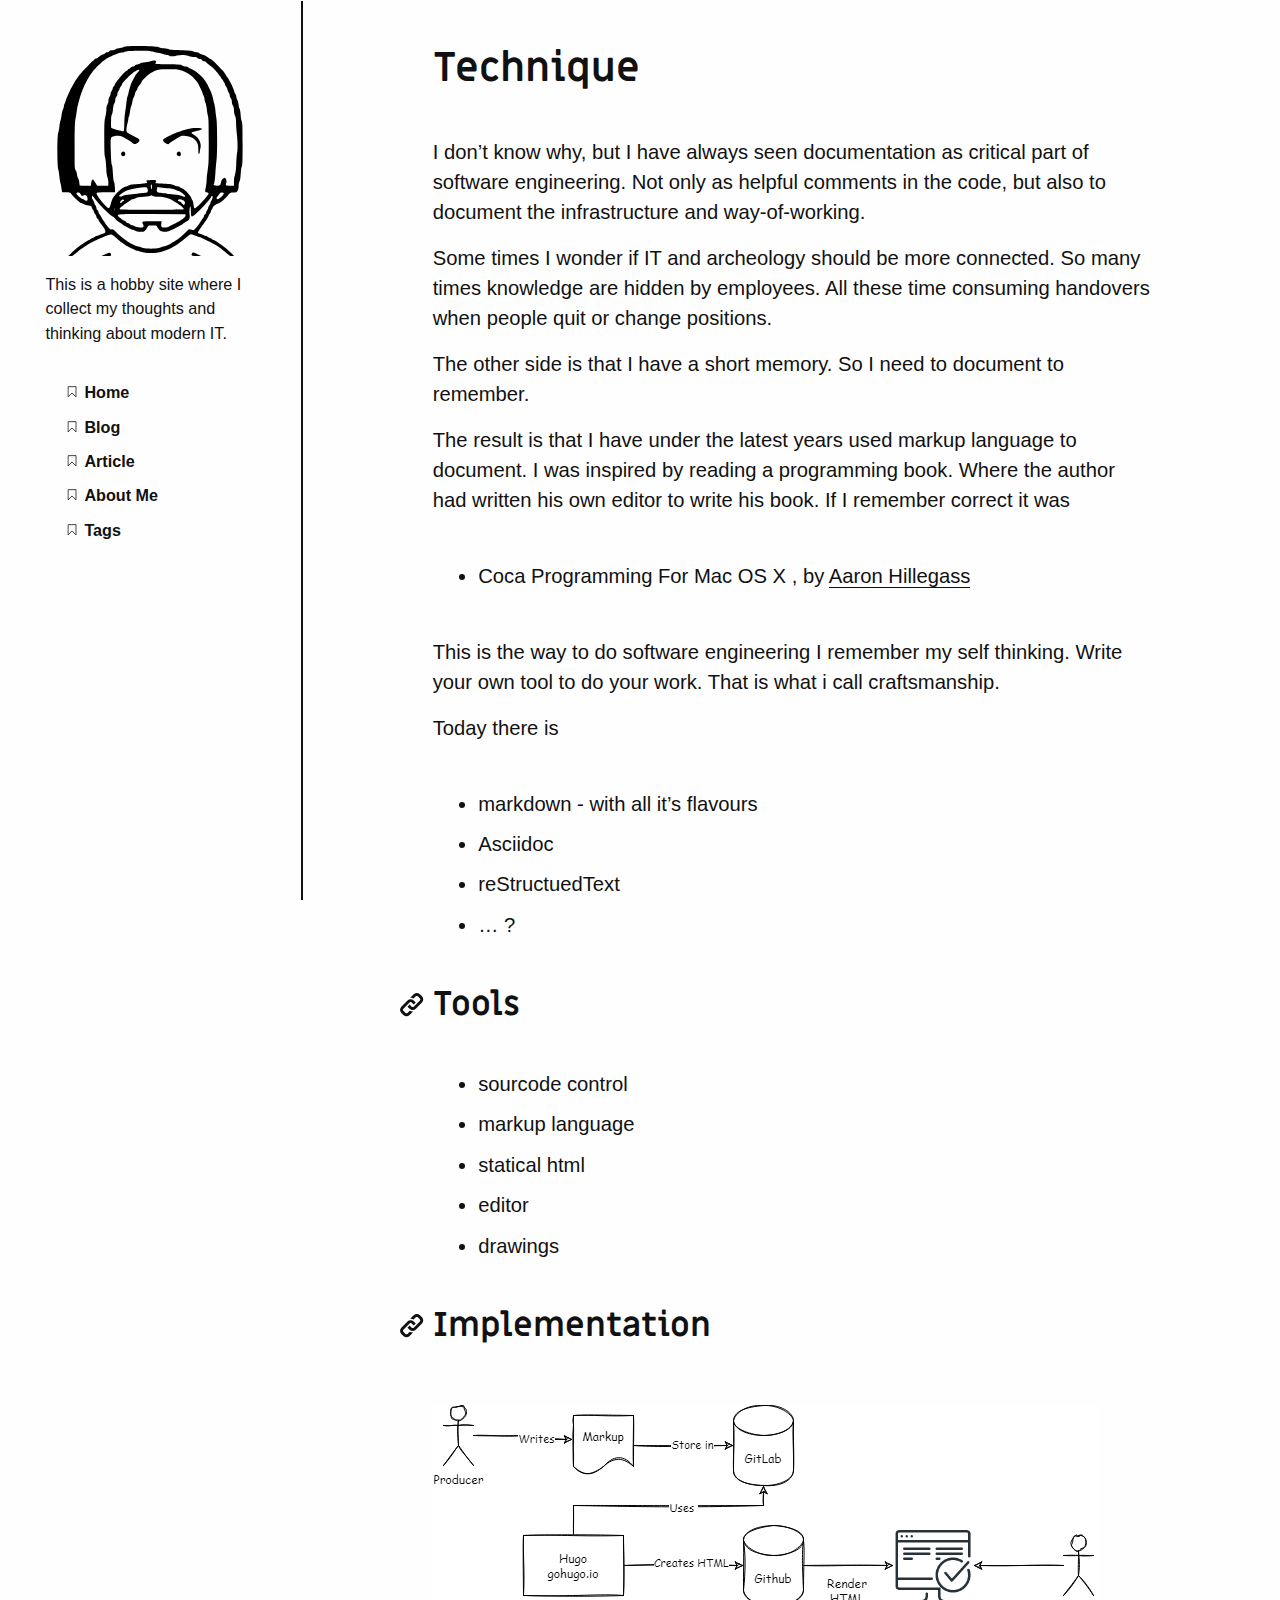
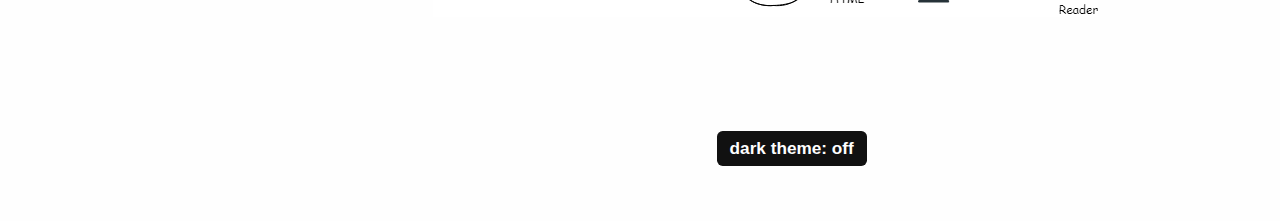
<file: blog/technique/index.html>
<!DOCTYPE html>
<html lang="en">
  <head>
  <meta charset="utf-8">
  <meta name="viewport" content="width=device-width, initial-scale=1.0">
  <meta http-equiv="X-UA-Compatible" content="IE=edge">

  <meta name="generator" content="Hugo 0.97.0" />
  <link rel="canonical" href="https://dpmdm.github.io/blog/technique/" />

  
    
    <meta name="description" content="I don’t know why, but I have always seen documentation as critical part of software engineering. Not only as helpful comments in the code, but also to document the infrastructure and way-of-working.
Some times I wonder if IT and archeology should be more connected. So many times knowledge are hidden by employees. All these time consuming handovers when people quit or change positions.
The other side is that I have a short memory.">
  

  <link rel="apple-touch-icon" sizes="180x180" href="https://dpmdm.github.io/apple-touch-icon.png">
  <link rel="icon" type="image/png" sizes="32x32" href="https://dpmdm.github.io/favicon-32x32.png"> 
  <link rel="icon" type="image/png" sizes="16x16" href="https://dpmdm.github.io/favicon-16x16.png"> 
  <link rel="manifest" href="https://dpmdm.github.io/site.webmanifest"> 
  <link rel="mask-icon" href="https://dpmdm.github.io/safari-pinned-tab.svg" color="#000000"> 
  <meta name="msapplication-TileColor" content="#ffffff">
  <meta name="theme-color" content="#ffffff">

  <style>
    body {
      visibility: hidden;
      opacity: 0;
    }
  </style>

  <style id="darkTheme">
    .intro-and-nav,
    .main-and-footer {
      filter: invert(100%);
    }

    * {
      background-color: inherit
    }

    img:not([src*=".svg"]),
    .colors,
    iframe,
    .demo-container {
      filter: invert(100%);
    }
  </style>

  <link rel="stylesheet" href="/css/prism.css" media="none" onload="this.media='all';">

  
  
  <link rel="stylesheet" type="text/css" href="/css/styles.css">

  

  
  
  <title>Technique | DM Thinking</title>
</head>

  <body>
    <a href="#main">skip to content</a>
    <noscript>
  <style>
    body {
      visibility: visible;
      opacity: 1;
    }
  </style>
</noscript>

    <svg style="display: none">
  <symbol id="bookmark" viewBox="0 0 40 50">
   <g transform="translate(2266 3206.2)">
    <path style="stroke:currentColor;stroke-width:3.2637;fill:none" d="m-2262.2-3203.4-.2331 42.195 16.319-16.318 16.318 16.318.2331-42.428z"/>
   </g>
  </symbol>

  <symbol id="w3c" viewBox="0 0 127.09899 67.763">
   <text font-size="83" style="font-size:83px;font-family:Trebuchet;letter-spacing:-12;fill-opacity:0" letter-spacing="-12" y="67.609352" x="-26.782778">W3C</text>
   <text font-size="83" style="font-size:83px;font-weight:bold;font-family:Trebuchet;fill-opacity:0" y="67.609352" x="153.21722" font-weight="bold">SVG</text>
   <path style="fill:currentColor;image-rendering:optimizeQuality;shape-rendering:geometricPrecision" d="m33.695.377 12.062 41.016 12.067-41.016h8.731l-19.968 67.386h-.831l-12.48-41.759-12.479 41.759h-.832l-19.965-67.386h8.736l12.061 41.016 8.154-27.618-3.993-13.397h8.737z"/>
   <path style="fill:currentColor;image-rendering:optimizeQuality;shape-rendering:geometricPrecision" d="m91.355 46.132c0 6.104-1.624 11.234-4.862 15.394-3.248 4.158-7.45 6.237-12.607 6.237-3.882 0-7.263-1.238-10.148-3.702-2.885-2.47-5.02-5.812-6.406-10.022l6.82-2.829c1.001 2.552 2.317 4.562 3.953 6.028 1.636 1.469 3.56 2.207 5.781 2.207 2.329 0 4.3-1.306 5.909-3.911 1.609-2.606 2.411-5.738 2.411-9.401 0-4.049-.861-7.179-2.582-9.399-1.995-2.604-5.129-3.912-9.397-3.912h-3.327v-3.991l11.646-20.133h-14.062l-3.911 6.655h-2.493v-14.976h32.441v4.075l-12.31 21.217c4.324 1.385 7.596 3.911 9.815 7.571 2.22 3.659 3.329 7.953 3.329 12.892z"/>
   <path style="fill:currentColor;image-rendering:optimizeQuality;shape-rendering:geometricPrecision" d="m125.21 0 1.414 8.6-5.008 9.583s-1.924-4.064-5.117-6.314c-2.693-1.899-4.447-2.309-7.186-1.746-3.527.73-7.516 4.938-9.258 10.13-2.084 6.21-2.104 9.218-2.178 11.978-.115 4.428.58 7.043.58 7.043s-3.04-5.626-3.011-13.866c.018-5.882.947-11.218 3.666-16.479 2.404-4.627 5.954-7.404 9.114-7.728 3.264-.343 5.848 1.229 7.841 2.938 2.089 1.788 4.213 5.698 4.213 5.698l4.94-9.837z"/>
   <path style="fill:currentColor;image-rendering:optimizeQuality;shape-rendering:geometricPrecision" d="m125.82 48.674s-2.208 3.957-3.589 5.48c-1.379 1.524-3.849 4.209-6.896 5.555-3.049 1.343-4.646 1.598-7.661 1.306-3.01-.29-5.807-2.032-6.786-2.764-.979-.722-3.486-2.864-4.897-4.854-1.42-2-3.634-5.995-3.634-5.995s1.233 4.001 2.007 5.699c.442.977 1.81 3.965 3.749 6.572 1.805 2.425 5.315 6.604 10.652 7.545 5.336.945 9.002-1.449 9.907-2.031.907-.578 2.819-2.178 4.032-3.475 1.264-1.351 2.459-3.079 3.116-4.108.487-.758 1.276-2.286 1.276-2.286l-1.276-6.644z"/>
  </symbol>

  <symbol id="tag" viewBox="0 0 177.16535 177.16535">
    <g transform="translate(0 -875.2)">
     <path style="fill-rule:evenodd;stroke-width:0;fill:currentColor" d="m159.9 894.3-68.79 8.5872-75.42 77.336 61.931 60.397 75.429-76.565 6.8495-69.755zm-31.412 31.835a10.813 10.813 0 0 1 1.8443 2.247 10.813 10.813 0 0 1 -3.5174 14.872l-.0445.0275a10.813 10.813 0 0 1 -14.86 -3.5714 10.813 10.813 0 0 1 3.5563 -14.863 10.813 10.813 0 0 1 13.022 1.2884z"/>
    </g>
  </symbol>

  <symbol id="balloon" viewBox="0 0 141.73228 177.16535">
   <g transform="translate(0 -875.2)">
    <g>
     <path style="fill:currentColor" d="m68.156 882.83-.88753 1.4269c-4.9564 7.9666-6.3764 17.321-5.6731 37.378.36584 10.437 1.1246 23.51 1.6874 29.062.38895 3.8372 3.8278 32.454 4.6105 38.459 4.6694-.24176 9.2946.2879 14.377 1.481 1.2359-3.2937 5.2496-13.088 8.886-21.623 6.249-14.668 8.4128-21.264 10.253-31.252 1.2464-6.7626 1.6341-12.156 1.4204-19.764-.36325-12.93-2.1234-19.487-6.9377-25.843-2.0833-2.7507-6.9865-7.6112-7.9127-7.8436-.79716-.20019-6.6946-1.0922-6.7755-1.0248-.02213.0182-5.0006-.41858-7.5248-.22808l-2.149-.22808h-3.3738z"/>
     <path style="fill:currentColor" d="m61.915 883.28-3.2484.4497c-1.7863.24724-3.5182.53481-3.8494.63994-2.4751.33811-4.7267.86957-6.7777 1.5696-.28598 0-1.0254.20146-2.3695.58589-5.0418 1.4418-6.6374 2.2604-8.2567 4.2364-6.281 7.6657-11.457 18.43-12.932 26.891-1.4667 8.4111.71353 22.583 5.0764 32.996 3.8064 9.0852 13.569 25.149 22.801 37.517 1.3741 1.841 2.1708 2.9286 2.4712 3.5792 3.5437-1.1699 6.8496-1.9336 10.082-2.3263-1.3569-5.7831-4.6968-21.86-6.8361-33.002-.92884-4.8368-2.4692-14.322-3.2452-19.991-.68557-5.0083-.77707-6.9534-.74159-15.791.04316-10.803.41822-16.162 1.5026-21.503 1.4593-5.9026 3.3494-11.077 6.3247-15.852z"/>
     <path style="fill:currentColor" d="m94.499 885.78c-.10214-.0109-.13691 0-.0907.0409.16033.13489 1.329 1.0675 2.5976 2.0723 6.7003 5.307 11.273 14.568 12.658 25.638.52519 4.1949.24765 14.361-.5059 18.523-2.4775 13.684-9.7807 32.345-20.944 53.519l-3.0559 5.7971c2.8082.76579 5.7915 1.727 8.9926 2.8441 11.562-11.691 18.349-19.678 24.129-28.394 7.8992-11.913 11.132-20.234 12.24-31.518.98442-10.02-1.5579-20.876-6.7799-28.959-.2758-.4269-.57803-.86856-.89617-1.3166-3.247-6.13-9.752-12.053-21.264-16.131-2.3687-.86369-6.3657-2.0433-7.0802-2.1166z"/>
     <path style="fill:currentColor" d="m32.52 892.22c-.20090-.13016-1.4606.81389-3.9132 2.7457-11.486 9.0476-17.632 24.186-16.078 39.61.79699 7.9138 2.4066 13.505 5.9184 20.562 5.8577 11.77 14.749 23.219 30.087 38.74.05838.059.12188.1244.18052.1838 1.3166-.5556 2.5965-1.0618 3.8429-1.5199-.66408-.32448-1.4608-1.3297-3.8116-4.4602-5.0951-6.785-8.7512-11.962-13.051-18.486-5.1379-7.7948-5.0097-7.5894-8.0586-13.054-6.2097-11.13-8.2674-17.725-8.6014-27.563-.21552-6.3494.13041-9.2733 1.775-14.987 2.1832-7.5849 3.9273-10.986 9.2693-18.07 1.7839-2.3656 2.6418-3.57 2.4409-3.7003z"/>
     <path style="fill:currentColor" d="m69.133 992.37c-6.2405.0309-12.635.76718-19.554 2.5706 4.6956 4.7759 9.935 10.258 12.05 12.625l4.1272 4.6202h11.493l3.964-4.4516c2.0962-2.3541 7.4804-7.9845 12.201-12.768-8.378-1.4975-16.207-2.6353-24.281-2.5955z"/>
     <rect style="stroke-width:0;fill:currentColor" ry="2.0328" height="27.746" width="22.766" y="1017.7" x="60.201"/>
    </g>
   </g>
  </symbol>

  <symbol id="info" viewBox="0 0 41.667 41.667">
   <g transform="translate(-37.035 -1004.6)">
    <path style="stroke-linejoin:round;stroke:currentColor;stroke-linecap:round;stroke-width:3.728;fill:none" d="m76.25 1030.2a18.968 18.968 0 0 1 -23.037 13.709 18.968 18.968 0 0 1 -13.738 -23.019 18.968 18.968 0 0 1 23.001 -13.768 18.968 18.968 0 0 1 13.798 22.984"/>
    <g transform="matrix(1.1146 0 0 1.1146 -26.276 -124.92)">
     <path style="stroke:currentColor;stroke-linecap:round;stroke-width:3.728;fill:none" d="m75.491 1039.5v-8.7472"/>
     <path style="stroke-width:0;fill:currentColor" transform="scale(-1)" d="m-73.193-1024.5a2.3719 2.3719 0 0 1 -2.8807 1.7142 2.3719 2.3719 0 0 1 -1.718 -2.8785 2.3719 2.3719 0 0 1 2.8763 -1.7217 2.3719 2.3719 0 0 1 1.7254 2.8741"/>
    </g>
   </g>
  </symbol>

  <symbol id="warning" viewBox="0 0 48.430474 41.646302">
    <g transform="translate(-1.1273 -1010.2)">
     <path style="stroke-linejoin:round;stroke:currentColor;stroke-linecap:round;stroke-width:4.151;fill:none" d="m25.343 1012.3-22.14 37.496h44.28z"/>
     <path style="stroke:currentColor;stroke-linecap:round;stroke-width:4.1512;fill:none" d="m25.54 1027.7v8.7472"/>
     <path style="stroke-width:0;fill:currentColor" d="m27.839 1042.8a2.3719 2.3719 0 0 1 -2.8807 1.7143 2.3719 2.3719 0 0 1 -1.718 -2.8785 2.3719 2.3719 0 0 1 2.8763 -1.7217 2.3719 2.3719 0 0 1 1.7254 2.8741"/>
    </g>
  </symbol>

  <symbol id="menu" viewBox="0 0 50 50">
     <rect style="stroke-width:0;fill:currentColor" height="10" width="50" y="0" x="0"/>
     <rect style="stroke-width:0;fill:currentColor" height="10" width="50" y="20" x="0"/>
     <rect style="stroke-width:0;fill:currentColor" height="10" width="50" y="40" x="0"/>
   </symbol>

   <symbol id="link" viewBox="0 0 50 50">
    <g transform="translate(0 -1002.4)">
     <g transform="matrix(.095670 0 0 .095670 2.3233 1004.9)">
      <g>
       <path style="stroke-width:0;fill:currentColor" d="m452.84 192.9-128.65 128.65c-35.535 35.54-93.108 35.54-128.65 0l-42.881-42.886 42.881-42.876 42.884 42.876c11.845 11.822 31.064 11.846 42.886 0l128.64-128.64c11.816-11.831 11.816-31.066 0-42.9l-42.881-42.881c-11.822-11.814-31.064-11.814-42.887 0l-45.928 45.936c-21.292-12.531-45.491-17.905-69.449-16.291l72.501-72.526c35.535-35.521 93.136-35.521 128.64 0l42.886 42.881c35.535 35.523 35.535 93.141-.001 128.66zm-254.28 168.51-45.903 45.9c-11.845 11.846-31.064 11.817-42.881 0l-42.884-42.881c-11.845-11.821-11.845-31.041 0-42.886l128.65-128.65c11.819-11.814 31.069-11.814 42.884 0l42.886 42.886 42.876-42.886-42.876-42.881c-35.54-35.521-93.113-35.521-128.65 0l-128.65 128.64c-35.538 35.545-35.538 93.146 0 128.65l42.883 42.882c35.51 35.54 93.11 35.54 128.65 0l72.496-72.499c-23.956 1.597-48.092-3.784-69.474-16.283z"/>
      </g>
     </g>
    </g>
  </symbol>

  <symbol id="doc" viewBox="0 0 35 45">
   <g transform="translate(-147.53 -539.83)">
    <path style="stroke:currentColor;stroke-width:2.4501;fill:none" d="m149.38 542.67v39.194h31.354v-39.194z"/>
    <g style="stroke-width:25" transform="matrix(.098003 0 0 .098003 133.69 525.96)">
     <path d="m220 252.36h200" style="stroke:currentColor;stroke-width:25;fill:none"/>
     <path style="stroke:currentColor;stroke-width:25;fill:none" d="m220 409.95h200"/>
     <path d="m220 488.74h200" style="stroke:currentColor;stroke-width:25;fill:none"/>
     <path d="m220 331.15h200" style="stroke:currentColor;stroke-width:25;fill:none"/>
    </g>
   </g>
 </symbol>

 <symbol id="tick" viewBox="0 0 177.16535 177.16535">
  <g transform="translate(0 -875.2)">
   <rect style="stroke-width:0;fill:currentColor" transform="rotate(30)" height="155" width="40" y="702.99" x="556.82"/>
   <rect style="stroke-width:0;fill:currentColor" transform="rotate(30)" height="40" width="90.404" y="817.99" x="506.42"/>
  </g>
 </symbol>
</svg>

    <div class="wrapper">
      <header class="intro-and-nav" role="banner">
  <div>
    <div class="intro">
      <a
        class="logo"
        href="https://dpmdm.github.io/"
        aria-label="DM Thinking home page"
      >
        
          <img 
            src="/images/logo.svg" 
            alt="Logo"
          >
        
      </a>
      <p class="library-desc">
         This is a hobby site where I collect my thoughts and thinking about modern IT. 
      </p>
    </div>
    <nav id="patterns-nav" class="patterns" role="navigation">
  <h2 class="vh">Main navigation</h2>
  <button id="menu-button" aria-expanded="false">
    <svg viewBox="0 0 50 50" aria-hidden="true" focusable="false">
      <use xlink:href="#menu"></use>
    </svg>
    Menu
  </button>
  
  <ul id="patterns-list">
  
    <li class="pattern">
      
      
      
      
      <a href="/" >
        <svg class="bookmark-icon" aria-hidden="true" focusable="false" viewBox="0 0 40 50">
          <use xlink:href="#bookmark"></use>
        </svg>
        <span class="text">Home</span>
      </a>
    </li>
  
    <li class="pattern">
      
      
      
      
      <a href="/blog/" >
        <svg class="bookmark-icon" aria-hidden="true" focusable="false" viewBox="0 0 40 50">
          <use xlink:href="#bookmark"></use>
        </svg>
        <span class="text">Blog</span>
      </a>
    </li>
  
    <li class="pattern">
      
      
      
      
      <a href="/article/" >
        <svg class="bookmark-icon" aria-hidden="true" focusable="false" viewBox="0 0 40 50">
          <use xlink:href="#bookmark"></use>
        </svg>
        <span class="text">Article</span>
      </a>
    </li>
  
    <li class="pattern">
      
      
      
      
      <a href="/about/" >
        <svg class="bookmark-icon" aria-hidden="true" focusable="false" viewBox="0 0 40 50">
          <use xlink:href="#bookmark"></use>
        </svg>
        <span class="text">About Me</span>
      </a>
    </li>
  
    <li class="pattern">
      
      
      
      
      <a href="/tags/" >
        <svg class="bookmark-icon" aria-hidden="true" focusable="false" viewBox="0 0 40 50">
          <use xlink:href="#bookmark"></use>
        </svg>
        <span class="text">Tags</span>
      </a>
    </li>
  
  </ul>
</nav>
    
  </div>
</header>

      <div class="main-and-footer">
        <div>
          
  <main id="main">
    <h1>Technique</h1>
    <p>I don&rsquo;t know why, but I have always seen documentation as critical part of software engineering.
Not only as helpful comments in the code, but also to document the infrastructure and way-of-working.</p>
<p>Some times I wonder if IT and archeology should be more connected.
So many times knowledge are hidden by employees.
All these time consuming handovers when people quit or change positions.</p>
<p>The other side is that I have a short memory.
So I need to document to remember.</p>
<p>The result is that I have under the latest years used markup language to document.
I was inspired by reading a programming book.
Where the author had written his own editor to write his book.
If I remember correct it was</p>
<ul>
<li>Coca Programming For Mac OS X , by <a href="https://en.wikipedia.org/wiki/Aaron_Hillegass">Aaron Hillegass</a></li>
</ul>
<p>This is the way to do software engineering I remember my self thinking.
Write your own tool to do your work.
That is what i call craftsmanship.</p>
<p>Today there is</p>
<ul>
<li>markdown - with all it&rsquo;s flavours</li>
<li>Asciidoc</li>
<li>reStructuedText</li>
<li>&hellip; ?</li>
</ul>
<h2 id="tools">Tools</h2>
<ul>
<li>sourcode control</li>
<li>markup language</li>
<li>statical html</li>
<li>editor</li>
<li>drawings</li>
</ul>
<h2 id="implementation">Implementation</h2>
<p><img src="/images/blog/technique.png" alt=""></p>

  </main>

          
            <footer role="contentinfo">
  <div
  
  >
    <label for="themer">
      dark theme: <input type="checkbox" id="themer" class="vh">
      
      <span aria-hidden="true"></span>
    </label>
  </div>
  
</footer>

          
        </div>
      </div>
    </div>
    

<script src="/js/dom-scripts.js"></script>  

<script src="/js/prism.js"></script>



<script src="/js/search.7aef046a0cc8b0c532f1d20087b920459bc868c936bb48a6ae221eceefca2d07.js"></script>

<link rel="stylesheet" href="/css/search.fe0cd54a21628574bff49d721c827d1bb165ab56b0f22dd55ae78addbe61c309.css"></link>




    
    
  

  </body>
</html>
</file>
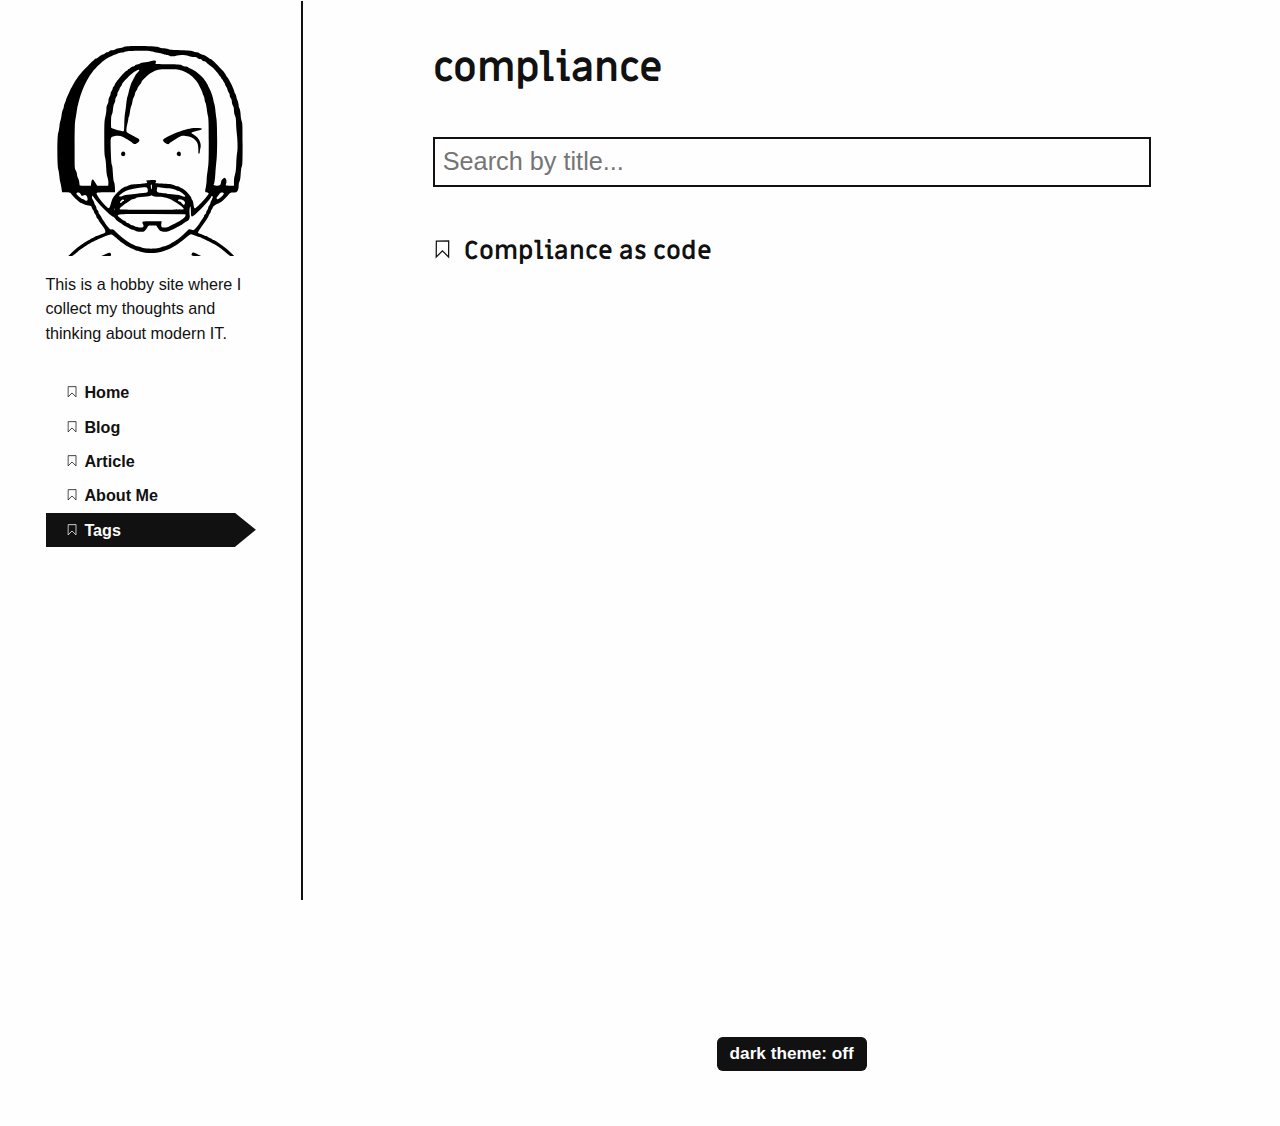
<file: tags/compliance/index.html>
<!DOCTYPE html>
<html lang="en">
  <head>
  <meta charset="utf-8">
  <meta name="viewport" content="width=device-width, initial-scale=1.0">
  <meta http-equiv="X-UA-Compatible" content="IE=edge">

  <meta name="generator" content="Hugo 0.97.0" />
  <link rel="canonical" href="https://dpmdm.github.io/tags/compliance/" />

  
    
    <meta name="description" content="compliance">
  

  <link rel="apple-touch-icon" sizes="180x180" href="https://dpmdm.github.io/apple-touch-icon.png">
  <link rel="icon" type="image/png" sizes="32x32" href="https://dpmdm.github.io/favicon-32x32.png"> 
  <link rel="icon" type="image/png" sizes="16x16" href="https://dpmdm.github.io/favicon-16x16.png"> 
  <link rel="manifest" href="https://dpmdm.github.io/site.webmanifest"> 
  <link rel="mask-icon" href="https://dpmdm.github.io/safari-pinned-tab.svg" color="#000000"> 
  <meta name="msapplication-TileColor" content="#ffffff">
  <meta name="theme-color" content="#ffffff">

  <style>
    body {
      visibility: hidden;
      opacity: 0;
    }
  </style>

  <style id="darkTheme">
    .intro-and-nav,
    .main-and-footer {
      filter: invert(100%);
    }

    * {
      background-color: inherit
    }

    img:not([src*=".svg"]),
    .colors,
    iframe,
    .demo-container {
      filter: invert(100%);
    }
  </style>

  <link rel="stylesheet" href="/css/prism.css" media="none" onload="this.media='all';">

  
  
  <link rel="stylesheet" type="text/css" href="/css/styles.css">

  

  
  
  <title>compliance | DM Thinking</title>
</head>

  <body>
    <a href="#main">skip to content</a>
    <noscript>
  <style>
    body {
      visibility: visible;
      opacity: 1;
    }
  </style>
</noscript>

    <svg style="display: none">
  <symbol id="bookmark" viewBox="0 0 40 50">
   <g transform="translate(2266 3206.2)">
    <path style="stroke:currentColor;stroke-width:3.2637;fill:none" d="m-2262.2-3203.4-.2331 42.195 16.319-16.318 16.318 16.318.2331-42.428z"/>
   </g>
  </symbol>

  <symbol id="w3c" viewBox="0 0 127.09899 67.763">
   <text font-size="83" style="font-size:83px;font-family:Trebuchet;letter-spacing:-12;fill-opacity:0" letter-spacing="-12" y="67.609352" x="-26.782778">W3C</text>
   <text font-size="83" style="font-size:83px;font-weight:bold;font-family:Trebuchet;fill-opacity:0" y="67.609352" x="153.21722" font-weight="bold">SVG</text>
   <path style="fill:currentColor;image-rendering:optimizeQuality;shape-rendering:geometricPrecision" d="m33.695.377 12.062 41.016 12.067-41.016h8.731l-19.968 67.386h-.831l-12.48-41.759-12.479 41.759h-.832l-19.965-67.386h8.736l12.061 41.016 8.154-27.618-3.993-13.397h8.737z"/>
   <path style="fill:currentColor;image-rendering:optimizeQuality;shape-rendering:geometricPrecision" d="m91.355 46.132c0 6.104-1.624 11.234-4.862 15.394-3.248 4.158-7.45 6.237-12.607 6.237-3.882 0-7.263-1.238-10.148-3.702-2.885-2.47-5.02-5.812-6.406-10.022l6.82-2.829c1.001 2.552 2.317 4.562 3.953 6.028 1.636 1.469 3.56 2.207 5.781 2.207 2.329 0 4.3-1.306 5.909-3.911 1.609-2.606 2.411-5.738 2.411-9.401 0-4.049-.861-7.179-2.582-9.399-1.995-2.604-5.129-3.912-9.397-3.912h-3.327v-3.991l11.646-20.133h-14.062l-3.911 6.655h-2.493v-14.976h32.441v4.075l-12.31 21.217c4.324 1.385 7.596 3.911 9.815 7.571 2.22 3.659 3.329 7.953 3.329 12.892z"/>
   <path style="fill:currentColor;image-rendering:optimizeQuality;shape-rendering:geometricPrecision" d="m125.21 0 1.414 8.6-5.008 9.583s-1.924-4.064-5.117-6.314c-2.693-1.899-4.447-2.309-7.186-1.746-3.527.73-7.516 4.938-9.258 10.13-2.084 6.21-2.104 9.218-2.178 11.978-.115 4.428.58 7.043.58 7.043s-3.04-5.626-3.011-13.866c.018-5.882.947-11.218 3.666-16.479 2.404-4.627 5.954-7.404 9.114-7.728 3.264-.343 5.848 1.229 7.841 2.938 2.089 1.788 4.213 5.698 4.213 5.698l4.94-9.837z"/>
   <path style="fill:currentColor;image-rendering:optimizeQuality;shape-rendering:geometricPrecision" d="m125.82 48.674s-2.208 3.957-3.589 5.48c-1.379 1.524-3.849 4.209-6.896 5.555-3.049 1.343-4.646 1.598-7.661 1.306-3.01-.29-5.807-2.032-6.786-2.764-.979-.722-3.486-2.864-4.897-4.854-1.42-2-3.634-5.995-3.634-5.995s1.233 4.001 2.007 5.699c.442.977 1.81 3.965 3.749 6.572 1.805 2.425 5.315 6.604 10.652 7.545 5.336.945 9.002-1.449 9.907-2.031.907-.578 2.819-2.178 4.032-3.475 1.264-1.351 2.459-3.079 3.116-4.108.487-.758 1.276-2.286 1.276-2.286l-1.276-6.644z"/>
  </symbol>

  <symbol id="tag" viewBox="0 0 177.16535 177.16535">
    <g transform="translate(0 -875.2)">
     <path style="fill-rule:evenodd;stroke-width:0;fill:currentColor" d="m159.9 894.3-68.79 8.5872-75.42 77.336 61.931 60.397 75.429-76.565 6.8495-69.755zm-31.412 31.835a10.813 10.813 0 0 1 1.8443 2.247 10.813 10.813 0 0 1 -3.5174 14.872l-.0445.0275a10.813 10.813 0 0 1 -14.86 -3.5714 10.813 10.813 0 0 1 3.5563 -14.863 10.813 10.813 0 0 1 13.022 1.2884z"/>
    </g>
  </symbol>

  <symbol id="balloon" viewBox="0 0 141.73228 177.16535">
   <g transform="translate(0 -875.2)">
    <g>
     <path style="fill:currentColor" d="m68.156 882.83-.88753 1.4269c-4.9564 7.9666-6.3764 17.321-5.6731 37.378.36584 10.437 1.1246 23.51 1.6874 29.062.38895 3.8372 3.8278 32.454 4.6105 38.459 4.6694-.24176 9.2946.2879 14.377 1.481 1.2359-3.2937 5.2496-13.088 8.886-21.623 6.249-14.668 8.4128-21.264 10.253-31.252 1.2464-6.7626 1.6341-12.156 1.4204-19.764-.36325-12.93-2.1234-19.487-6.9377-25.843-2.0833-2.7507-6.9865-7.6112-7.9127-7.8436-.79716-.20019-6.6946-1.0922-6.7755-1.0248-.02213.0182-5.0006-.41858-7.5248-.22808l-2.149-.22808h-3.3738z"/>
     <path style="fill:currentColor" d="m61.915 883.28-3.2484.4497c-1.7863.24724-3.5182.53481-3.8494.63994-2.4751.33811-4.7267.86957-6.7777 1.5696-.28598 0-1.0254.20146-2.3695.58589-5.0418 1.4418-6.6374 2.2604-8.2567 4.2364-6.281 7.6657-11.457 18.43-12.932 26.891-1.4667 8.4111.71353 22.583 5.0764 32.996 3.8064 9.0852 13.569 25.149 22.801 37.517 1.3741 1.841 2.1708 2.9286 2.4712 3.5792 3.5437-1.1699 6.8496-1.9336 10.082-2.3263-1.3569-5.7831-4.6968-21.86-6.8361-33.002-.92884-4.8368-2.4692-14.322-3.2452-19.991-.68557-5.0083-.77707-6.9534-.74159-15.791.04316-10.803.41822-16.162 1.5026-21.503 1.4593-5.9026 3.3494-11.077 6.3247-15.852z"/>
     <path style="fill:currentColor" d="m94.499 885.78c-.10214-.0109-.13691 0-.0907.0409.16033.13489 1.329 1.0675 2.5976 2.0723 6.7003 5.307 11.273 14.568 12.658 25.638.52519 4.1949.24765 14.361-.5059 18.523-2.4775 13.684-9.7807 32.345-20.944 53.519l-3.0559 5.7971c2.8082.76579 5.7915 1.727 8.9926 2.8441 11.562-11.691 18.349-19.678 24.129-28.394 7.8992-11.913 11.132-20.234 12.24-31.518.98442-10.02-1.5579-20.876-6.7799-28.959-.2758-.4269-.57803-.86856-.89617-1.3166-3.247-6.13-9.752-12.053-21.264-16.131-2.3687-.86369-6.3657-2.0433-7.0802-2.1166z"/>
     <path style="fill:currentColor" d="m32.52 892.22c-.20090-.13016-1.4606.81389-3.9132 2.7457-11.486 9.0476-17.632 24.186-16.078 39.61.79699 7.9138 2.4066 13.505 5.9184 20.562 5.8577 11.77 14.749 23.219 30.087 38.74.05838.059.12188.1244.18052.1838 1.3166-.5556 2.5965-1.0618 3.8429-1.5199-.66408-.32448-1.4608-1.3297-3.8116-4.4602-5.0951-6.785-8.7512-11.962-13.051-18.486-5.1379-7.7948-5.0097-7.5894-8.0586-13.054-6.2097-11.13-8.2674-17.725-8.6014-27.563-.21552-6.3494.13041-9.2733 1.775-14.987 2.1832-7.5849 3.9273-10.986 9.2693-18.07 1.7839-2.3656 2.6418-3.57 2.4409-3.7003z"/>
     <path style="fill:currentColor" d="m69.133 992.37c-6.2405.0309-12.635.76718-19.554 2.5706 4.6956 4.7759 9.935 10.258 12.05 12.625l4.1272 4.6202h11.493l3.964-4.4516c2.0962-2.3541 7.4804-7.9845 12.201-12.768-8.378-1.4975-16.207-2.6353-24.281-2.5955z"/>
     <rect style="stroke-width:0;fill:currentColor" ry="2.0328" height="27.746" width="22.766" y="1017.7" x="60.201"/>
    </g>
   </g>
  </symbol>

  <symbol id="info" viewBox="0 0 41.667 41.667">
   <g transform="translate(-37.035 -1004.6)">
    <path style="stroke-linejoin:round;stroke:currentColor;stroke-linecap:round;stroke-width:3.728;fill:none" d="m76.25 1030.2a18.968 18.968 0 0 1 -23.037 13.709 18.968 18.968 0 0 1 -13.738 -23.019 18.968 18.968 0 0 1 23.001 -13.768 18.968 18.968 0 0 1 13.798 22.984"/>
    <g transform="matrix(1.1146 0 0 1.1146 -26.276 -124.92)">
     <path style="stroke:currentColor;stroke-linecap:round;stroke-width:3.728;fill:none" d="m75.491 1039.5v-8.7472"/>
     <path style="stroke-width:0;fill:currentColor" transform="scale(-1)" d="m-73.193-1024.5a2.3719 2.3719 0 0 1 -2.8807 1.7142 2.3719 2.3719 0 0 1 -1.718 -2.8785 2.3719 2.3719 0 0 1 2.8763 -1.7217 2.3719 2.3719 0 0 1 1.7254 2.8741"/>
    </g>
   </g>
  </symbol>

  <symbol id="warning" viewBox="0 0 48.430474 41.646302">
    <g transform="translate(-1.1273 -1010.2)">
     <path style="stroke-linejoin:round;stroke:currentColor;stroke-linecap:round;stroke-width:4.151;fill:none" d="m25.343 1012.3-22.14 37.496h44.28z"/>
     <path style="stroke:currentColor;stroke-linecap:round;stroke-width:4.1512;fill:none" d="m25.54 1027.7v8.7472"/>
     <path style="stroke-width:0;fill:currentColor" d="m27.839 1042.8a2.3719 2.3719 0 0 1 -2.8807 1.7143 2.3719 2.3719 0 0 1 -1.718 -2.8785 2.3719 2.3719 0 0 1 2.8763 -1.7217 2.3719 2.3719 0 0 1 1.7254 2.8741"/>
    </g>
  </symbol>

  <symbol id="menu" viewBox="0 0 50 50">
     <rect style="stroke-width:0;fill:currentColor" height="10" width="50" y="0" x="0"/>
     <rect style="stroke-width:0;fill:currentColor" height="10" width="50" y="20" x="0"/>
     <rect style="stroke-width:0;fill:currentColor" height="10" width="50" y="40" x="0"/>
   </symbol>

   <symbol id="link" viewBox="0 0 50 50">
    <g transform="translate(0 -1002.4)">
     <g transform="matrix(.095670 0 0 .095670 2.3233 1004.9)">
      <g>
       <path style="stroke-width:0;fill:currentColor" d="m452.84 192.9-128.65 128.65c-35.535 35.54-93.108 35.54-128.65 0l-42.881-42.886 42.881-42.876 42.884 42.876c11.845 11.822 31.064 11.846 42.886 0l128.64-128.64c11.816-11.831 11.816-31.066 0-42.9l-42.881-42.881c-11.822-11.814-31.064-11.814-42.887 0l-45.928 45.936c-21.292-12.531-45.491-17.905-69.449-16.291l72.501-72.526c35.535-35.521 93.136-35.521 128.64 0l42.886 42.881c35.535 35.523 35.535 93.141-.001 128.66zm-254.28 168.51-45.903 45.9c-11.845 11.846-31.064 11.817-42.881 0l-42.884-42.881c-11.845-11.821-11.845-31.041 0-42.886l128.65-128.65c11.819-11.814 31.069-11.814 42.884 0l42.886 42.886 42.876-42.886-42.876-42.881c-35.54-35.521-93.113-35.521-128.65 0l-128.65 128.64c-35.538 35.545-35.538 93.146 0 128.65l42.883 42.882c35.51 35.54 93.11 35.54 128.65 0l72.496-72.499c-23.956 1.597-48.092-3.784-69.474-16.283z"/>
      </g>
     </g>
    </g>
  </symbol>

  <symbol id="doc" viewBox="0 0 35 45">
   <g transform="translate(-147.53 -539.83)">
    <path style="stroke:currentColor;stroke-width:2.4501;fill:none" d="m149.38 542.67v39.194h31.354v-39.194z"/>
    <g style="stroke-width:25" transform="matrix(.098003 0 0 .098003 133.69 525.96)">
     <path d="m220 252.36h200" style="stroke:currentColor;stroke-width:25;fill:none"/>
     <path style="stroke:currentColor;stroke-width:25;fill:none" d="m220 409.95h200"/>
     <path d="m220 488.74h200" style="stroke:currentColor;stroke-width:25;fill:none"/>
     <path d="m220 331.15h200" style="stroke:currentColor;stroke-width:25;fill:none"/>
    </g>
   </g>
 </symbol>

 <symbol id="tick" viewBox="0 0 177.16535 177.16535">
  <g transform="translate(0 -875.2)">
   <rect style="stroke-width:0;fill:currentColor" transform="rotate(30)" height="155" width="40" y="702.99" x="556.82"/>
   <rect style="stroke-width:0;fill:currentColor" transform="rotate(30)" height="40" width="90.404" y="817.99" x="506.42"/>
  </g>
 </symbol>
</svg>

    <div class="wrapper">
      <header class="intro-and-nav" role="banner">
  <div>
    <div class="intro">
      <a
        class="logo"
        href="https://dpmdm.github.io/"
        aria-label="DM Thinking home page"
      >
        
          <img 
            src="/images/logo.svg" 
            alt="Logo"
          >
        
      </a>
      <p class="library-desc">
         This is a hobby site where I collect my thoughts and thinking about modern IT. 
      </p>
    </div>
    <nav id="patterns-nav" class="patterns" role="navigation">
  <h2 class="vh">Main navigation</h2>
  <button id="menu-button" aria-expanded="false">
    <svg viewBox="0 0 50 50" aria-hidden="true" focusable="false">
      <use xlink:href="#menu"></use>
    </svg>
    Menu
  </button>
  
  <ul id="patterns-list">
  
    <li class="pattern">
      
      
      
      
      <a href="/" >
        <svg class="bookmark-icon" aria-hidden="true" focusable="false" viewBox="0 0 40 50">
          <use xlink:href="#bookmark"></use>
        </svg>
        <span class="text">Home</span>
      </a>
    </li>
  
    <li class="pattern">
      
      
      
      
      <a href="/blog/" >
        <svg class="bookmark-icon" aria-hidden="true" focusable="false" viewBox="0 0 40 50">
          <use xlink:href="#bookmark"></use>
        </svg>
        <span class="text">Blog</span>
      </a>
    </li>
  
    <li class="pattern">
      
      
      
      
      <a href="/article/" >
        <svg class="bookmark-icon" aria-hidden="true" focusable="false" viewBox="0 0 40 50">
          <use xlink:href="#bookmark"></use>
        </svg>
        <span class="text">Article</span>
      </a>
    </li>
  
    <li class="pattern">
      
      
      
      
      <a href="/about/" >
        <svg class="bookmark-icon" aria-hidden="true" focusable="false" viewBox="0 0 40 50">
          <use xlink:href="#bookmark"></use>
        </svg>
        <span class="text">About Me</span>
      </a>
    </li>
  
    <li class="pattern">
      
      
      
      
      <a href="/tags/" aria-current="page">
        <svg class="bookmark-icon" aria-hidden="true" focusable="false" viewBox="0 0 40 50">
          <use xlink:href="#bookmark"></use>
        </svg>
        <span class="text">Tags</span>
      </a>
    </li>
  
  </ul>
</nav>
    
  </div>
</header>

      <div class="main-and-footer">
        <div>
          
<main id="main">
  <h1>compliance</h1>
  
  <input
    id="search"
    type="text"
    placeholder="Search by title..."
    aria-label="Search by title"
  />
  
  <ul class="patterns-list" id="list">
    
    <li>
      <h2>
        <a href="/blog/compliance-as-code/">
          <svg
            class="bookmark"
            aria-hidden="true"
            viewBox="0 0 40 50"
            focusable="false"
          >
            <use xlink:href="#bookmark"></use>
          </svg>
          Compliance as code
        </a>
      </h2>
    </li>
    
  </ul>
</main>

          
            <footer role="contentinfo">
  <div
  
  >
    <label for="themer">
      dark theme: <input type="checkbox" id="themer" class="vh">
      
      <span aria-hidden="true"></span>
    </label>
  </div>
  
</footer>

          
        </div>
      </div>
    </div>
    

<script src="/js/dom-scripts.js"></script>  

<script src="/js/prism.js"></script>



<script src="/js/search.7aef046a0cc8b0c532f1d20087b920459bc868c936bb48a6ae221eceefca2d07.js"></script>

<link rel="stylesheet" href="/css/search.fe0cd54a21628574bff49d721c827d1bb165ab56b0f22dd55ae78addbe61c309.css"></link>




    
    
  

  </body>
</html>
</file>
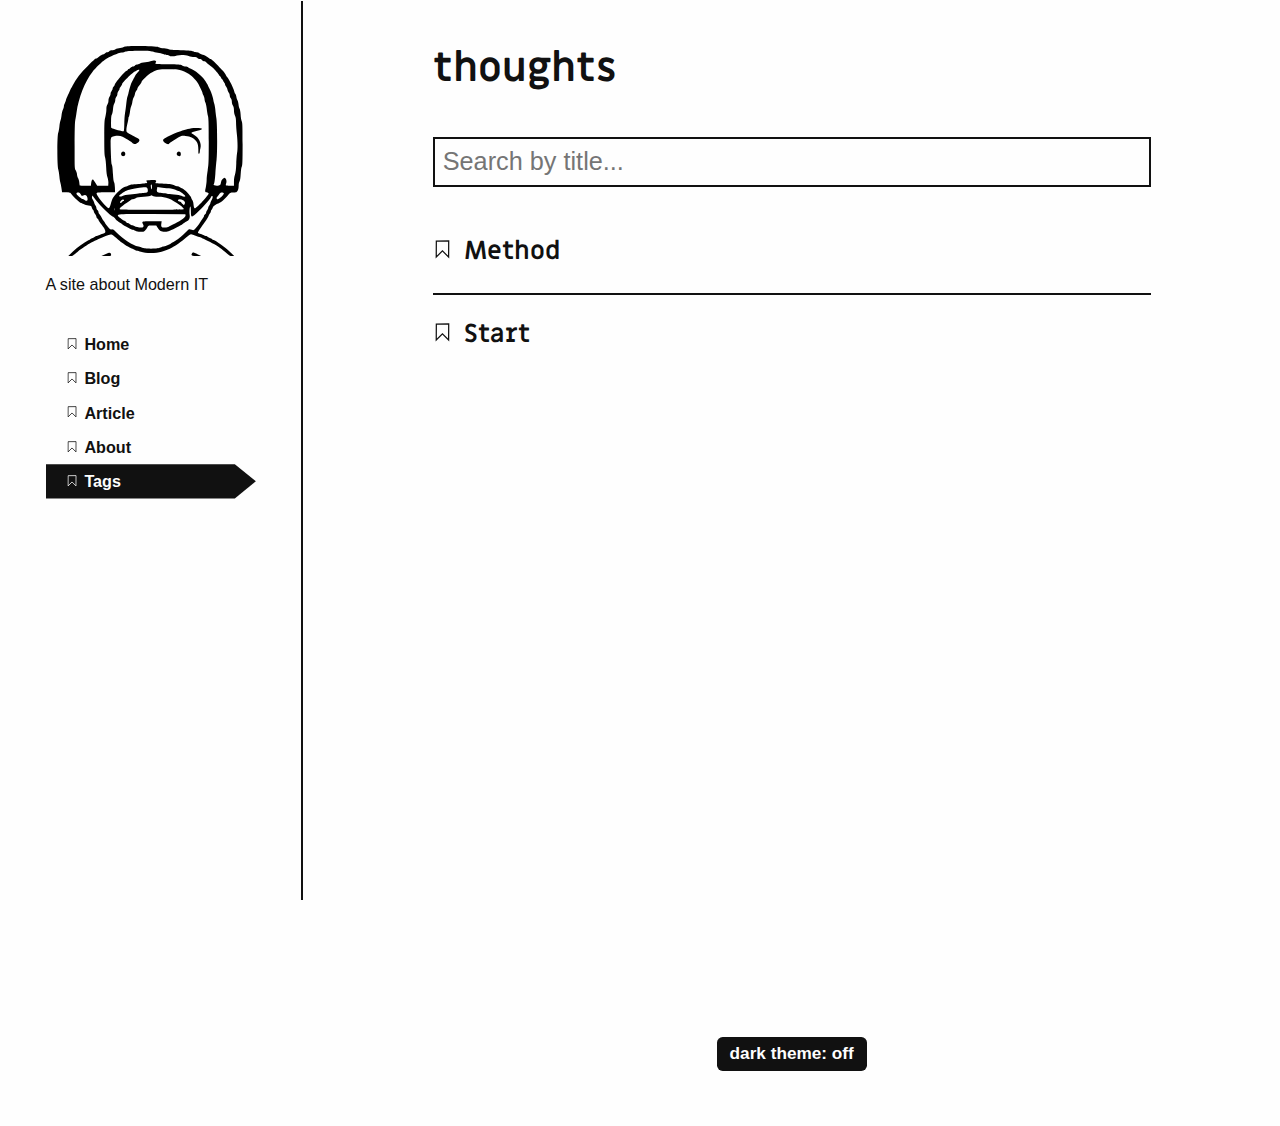
<file: tags/thoughts/index.html>
<!DOCTYPE html>
<html lang="en">
  <head>
  <meta charset="utf-8">
  <meta name="viewport" content="width=device-width, initial-scale=1.0">
  <meta http-equiv="X-UA-Compatible" content="IE=edge">

  <meta name="generator" content="Hugo 0.97.0" />
  <link rel="canonical" href="https://dpmdm.github.io/tags/thoughts/" />

  
    
    <meta name="description" content="thoughts">
  

  <link rel="apple-touch-icon" sizes="180x180" href="https://dpmdm.github.io/apple-touch-icon.png">
  <link rel="icon" type="image/png" sizes="32x32" href="https://dpmdm.github.io/favicon-32x32.png"> 
  <link rel="icon" type="image/png" sizes="16x16" href="https://dpmdm.github.io/favicon-16x16.png"> 
  <link rel="manifest" href="https://dpmdm.github.io/site.webmanifest"> 
  <link rel="mask-icon" href="https://dpmdm.github.io/safari-pinned-tab.svg" color="#000000"> 
  <meta name="msapplication-TileColor" content="#ffffff">
  <meta name="theme-color" content="#ffffff">

  <style>
    body {
      visibility: hidden;
      opacity: 0;
    }
  </style>

  <style id="darkTheme">
    .intro-and-nav,
    .main-and-footer {
      filter: invert(100%);
    }

    * {
      background-color: inherit
    }

    img:not([src*=".svg"]),
    .colors,
    iframe,
    .demo-container {
      filter: invert(100%);
    }
  </style>

  <link rel="stylesheet" href="/css/prism.css" media="none" onload="this.media='all';">

  
  
  <link rel="stylesheet" type="text/css" href="/css/styles.css">

  

  
  
  <title>thoughts | DM Direct messages</title>
</head>

  <body>
    <a href="#main">skip to content</a>
    <noscript>
  <style>
    body {
      visibility: visible;
      opacity: 1;
    }
  </style>
</noscript>

    <svg style="display: none">
  <symbol id="bookmark" viewBox="0 0 40 50">
   <g transform="translate(2266 3206.2)">
    <path style="stroke:currentColor;stroke-width:3.2637;fill:none" d="m-2262.2-3203.4-.2331 42.195 16.319-16.318 16.318 16.318.2331-42.428z"/>
   </g>
  </symbol>

  <symbol id="w3c" viewBox="0 0 127.09899 67.763">
   <text font-size="83" style="font-size:83px;font-family:Trebuchet;letter-spacing:-12;fill-opacity:0" letter-spacing="-12" y="67.609352" x="-26.782778">W3C</text>
   <text font-size="83" style="font-size:83px;font-weight:bold;font-family:Trebuchet;fill-opacity:0" y="67.609352" x="153.21722" font-weight="bold">SVG</text>
   <path style="fill:currentColor;image-rendering:optimizeQuality;shape-rendering:geometricPrecision" d="m33.695.377 12.062 41.016 12.067-41.016h8.731l-19.968 67.386h-.831l-12.48-41.759-12.479 41.759h-.832l-19.965-67.386h8.736l12.061 41.016 8.154-27.618-3.993-13.397h8.737z"/>
   <path style="fill:currentColor;image-rendering:optimizeQuality;shape-rendering:geometricPrecision" d="m91.355 46.132c0 6.104-1.624 11.234-4.862 15.394-3.248 4.158-7.45 6.237-12.607 6.237-3.882 0-7.263-1.238-10.148-3.702-2.885-2.47-5.02-5.812-6.406-10.022l6.82-2.829c1.001 2.552 2.317 4.562 3.953 6.028 1.636 1.469 3.56 2.207 5.781 2.207 2.329 0 4.3-1.306 5.909-3.911 1.609-2.606 2.411-5.738 2.411-9.401 0-4.049-.861-7.179-2.582-9.399-1.995-2.604-5.129-3.912-9.397-3.912h-3.327v-3.991l11.646-20.133h-14.062l-3.911 6.655h-2.493v-14.976h32.441v4.075l-12.31 21.217c4.324 1.385 7.596 3.911 9.815 7.571 2.22 3.659 3.329 7.953 3.329 12.892z"/>
   <path style="fill:currentColor;image-rendering:optimizeQuality;shape-rendering:geometricPrecision" d="m125.21 0 1.414 8.6-5.008 9.583s-1.924-4.064-5.117-6.314c-2.693-1.899-4.447-2.309-7.186-1.746-3.527.73-7.516 4.938-9.258 10.13-2.084 6.21-2.104 9.218-2.178 11.978-.115 4.428.58 7.043.58 7.043s-3.04-5.626-3.011-13.866c.018-5.882.947-11.218 3.666-16.479 2.404-4.627 5.954-7.404 9.114-7.728 3.264-.343 5.848 1.229 7.841 2.938 2.089 1.788 4.213 5.698 4.213 5.698l4.94-9.837z"/>
   <path style="fill:currentColor;image-rendering:optimizeQuality;shape-rendering:geometricPrecision" d="m125.82 48.674s-2.208 3.957-3.589 5.48c-1.379 1.524-3.849 4.209-6.896 5.555-3.049 1.343-4.646 1.598-7.661 1.306-3.01-.29-5.807-2.032-6.786-2.764-.979-.722-3.486-2.864-4.897-4.854-1.42-2-3.634-5.995-3.634-5.995s1.233 4.001 2.007 5.699c.442.977 1.81 3.965 3.749 6.572 1.805 2.425 5.315 6.604 10.652 7.545 5.336.945 9.002-1.449 9.907-2.031.907-.578 2.819-2.178 4.032-3.475 1.264-1.351 2.459-3.079 3.116-4.108.487-.758 1.276-2.286 1.276-2.286l-1.276-6.644z"/>
  </symbol>

  <symbol id="tag" viewBox="0 0 177.16535 177.16535">
    <g transform="translate(0 -875.2)">
     <path style="fill-rule:evenodd;stroke-width:0;fill:currentColor" d="m159.9 894.3-68.79 8.5872-75.42 77.336 61.931 60.397 75.429-76.565 6.8495-69.755zm-31.412 31.835a10.813 10.813 0 0 1 1.8443 2.247 10.813 10.813 0 0 1 -3.5174 14.872l-.0445.0275a10.813 10.813 0 0 1 -14.86 -3.5714 10.813 10.813 0 0 1 3.5563 -14.863 10.813 10.813 0 0 1 13.022 1.2884z"/>
    </g>
  </symbol>

  <symbol id="balloon" viewBox="0 0 141.73228 177.16535">
   <g transform="translate(0 -875.2)">
    <g>
     <path style="fill:currentColor" d="m68.156 882.83-.88753 1.4269c-4.9564 7.9666-6.3764 17.321-5.6731 37.378.36584 10.437 1.1246 23.51 1.6874 29.062.38895 3.8372 3.8278 32.454 4.6105 38.459 4.6694-.24176 9.2946.2879 14.377 1.481 1.2359-3.2937 5.2496-13.088 8.886-21.623 6.249-14.668 8.4128-21.264 10.253-31.252 1.2464-6.7626 1.6341-12.156 1.4204-19.764-.36325-12.93-2.1234-19.487-6.9377-25.843-2.0833-2.7507-6.9865-7.6112-7.9127-7.8436-.79716-.20019-6.6946-1.0922-6.7755-1.0248-.02213.0182-5.0006-.41858-7.5248-.22808l-2.149-.22808h-3.3738z"/>
     <path style="fill:currentColor" d="m61.915 883.28-3.2484.4497c-1.7863.24724-3.5182.53481-3.8494.63994-2.4751.33811-4.7267.86957-6.7777 1.5696-.28598 0-1.0254.20146-2.3695.58589-5.0418 1.4418-6.6374 2.2604-8.2567 4.2364-6.281 7.6657-11.457 18.43-12.932 26.891-1.4667 8.4111.71353 22.583 5.0764 32.996 3.8064 9.0852 13.569 25.149 22.801 37.517 1.3741 1.841 2.1708 2.9286 2.4712 3.5792 3.5437-1.1699 6.8496-1.9336 10.082-2.3263-1.3569-5.7831-4.6968-21.86-6.8361-33.002-.92884-4.8368-2.4692-14.322-3.2452-19.991-.68557-5.0083-.77707-6.9534-.74159-15.791.04316-10.803.41822-16.162 1.5026-21.503 1.4593-5.9026 3.3494-11.077 6.3247-15.852z"/>
     <path style="fill:currentColor" d="m94.499 885.78c-.10214-.0109-.13691 0-.0907.0409.16033.13489 1.329 1.0675 2.5976 2.0723 6.7003 5.307 11.273 14.568 12.658 25.638.52519 4.1949.24765 14.361-.5059 18.523-2.4775 13.684-9.7807 32.345-20.944 53.519l-3.0559 5.7971c2.8082.76579 5.7915 1.727 8.9926 2.8441 11.562-11.691 18.349-19.678 24.129-28.394 7.8992-11.913 11.132-20.234 12.24-31.518.98442-10.02-1.5579-20.876-6.7799-28.959-.2758-.4269-.57803-.86856-.89617-1.3166-3.247-6.13-9.752-12.053-21.264-16.131-2.3687-.86369-6.3657-2.0433-7.0802-2.1166z"/>
     <path style="fill:currentColor" d="m32.52 892.22c-.20090-.13016-1.4606.81389-3.9132 2.7457-11.486 9.0476-17.632 24.186-16.078 39.61.79699 7.9138 2.4066 13.505 5.9184 20.562 5.8577 11.77 14.749 23.219 30.087 38.74.05838.059.12188.1244.18052.1838 1.3166-.5556 2.5965-1.0618 3.8429-1.5199-.66408-.32448-1.4608-1.3297-3.8116-4.4602-5.0951-6.785-8.7512-11.962-13.051-18.486-5.1379-7.7948-5.0097-7.5894-8.0586-13.054-6.2097-11.13-8.2674-17.725-8.6014-27.563-.21552-6.3494.13041-9.2733 1.775-14.987 2.1832-7.5849 3.9273-10.986 9.2693-18.07 1.7839-2.3656 2.6418-3.57 2.4409-3.7003z"/>
     <path style="fill:currentColor" d="m69.133 992.37c-6.2405.0309-12.635.76718-19.554 2.5706 4.6956 4.7759 9.935 10.258 12.05 12.625l4.1272 4.6202h11.493l3.964-4.4516c2.0962-2.3541 7.4804-7.9845 12.201-12.768-8.378-1.4975-16.207-2.6353-24.281-2.5955z"/>
     <rect style="stroke-width:0;fill:currentColor" ry="2.0328" height="27.746" width="22.766" y="1017.7" x="60.201"/>
    </g>
   </g>
  </symbol>

  <symbol id="info" viewBox="0 0 41.667 41.667">
   <g transform="translate(-37.035 -1004.6)">
    <path style="stroke-linejoin:round;stroke:currentColor;stroke-linecap:round;stroke-width:3.728;fill:none" d="m76.25 1030.2a18.968 18.968 0 0 1 -23.037 13.709 18.968 18.968 0 0 1 -13.738 -23.019 18.968 18.968 0 0 1 23.001 -13.768 18.968 18.968 0 0 1 13.798 22.984"/>
    <g transform="matrix(1.1146 0 0 1.1146 -26.276 -124.92)">
     <path style="stroke:currentColor;stroke-linecap:round;stroke-width:3.728;fill:none" d="m75.491 1039.5v-8.7472"/>
     <path style="stroke-width:0;fill:currentColor" transform="scale(-1)" d="m-73.193-1024.5a2.3719 2.3719 0 0 1 -2.8807 1.7142 2.3719 2.3719 0 0 1 -1.718 -2.8785 2.3719 2.3719 0 0 1 2.8763 -1.7217 2.3719 2.3719 0 0 1 1.7254 2.8741"/>
    </g>
   </g>
  </symbol>

  <symbol id="warning" viewBox="0 0 48.430474 41.646302">
    <g transform="translate(-1.1273 -1010.2)">
     <path style="stroke-linejoin:round;stroke:currentColor;stroke-linecap:round;stroke-width:4.151;fill:none" d="m25.343 1012.3-22.14 37.496h44.28z"/>
     <path style="stroke:currentColor;stroke-linecap:round;stroke-width:4.1512;fill:none" d="m25.54 1027.7v8.7472"/>
     <path style="stroke-width:0;fill:currentColor" d="m27.839 1042.8a2.3719 2.3719 0 0 1 -2.8807 1.7143 2.3719 2.3719 0 0 1 -1.718 -2.8785 2.3719 2.3719 0 0 1 2.8763 -1.7217 2.3719 2.3719 0 0 1 1.7254 2.8741"/>
    </g>
  </symbol>

  <symbol id="menu" viewBox="0 0 50 50">
     <rect style="stroke-width:0;fill:currentColor" height="10" width="50" y="0" x="0"/>
     <rect style="stroke-width:0;fill:currentColor" height="10" width="50" y="20" x="0"/>
     <rect style="stroke-width:0;fill:currentColor" height="10" width="50" y="40" x="0"/>
   </symbol>

   <symbol id="link" viewBox="0 0 50 50">
    <g transform="translate(0 -1002.4)">
     <g transform="matrix(.095670 0 0 .095670 2.3233 1004.9)">
      <g>
       <path style="stroke-width:0;fill:currentColor" d="m452.84 192.9-128.65 128.65c-35.535 35.54-93.108 35.54-128.65 0l-42.881-42.886 42.881-42.876 42.884 42.876c11.845 11.822 31.064 11.846 42.886 0l128.64-128.64c11.816-11.831 11.816-31.066 0-42.9l-42.881-42.881c-11.822-11.814-31.064-11.814-42.887 0l-45.928 45.936c-21.292-12.531-45.491-17.905-69.449-16.291l72.501-72.526c35.535-35.521 93.136-35.521 128.64 0l42.886 42.881c35.535 35.523 35.535 93.141-.001 128.66zm-254.28 168.51-45.903 45.9c-11.845 11.846-31.064 11.817-42.881 0l-42.884-42.881c-11.845-11.821-11.845-31.041 0-42.886l128.65-128.65c11.819-11.814 31.069-11.814 42.884 0l42.886 42.886 42.876-42.886-42.876-42.881c-35.54-35.521-93.113-35.521-128.65 0l-128.65 128.64c-35.538 35.545-35.538 93.146 0 128.65l42.883 42.882c35.51 35.54 93.11 35.54 128.65 0l72.496-72.499c-23.956 1.597-48.092-3.784-69.474-16.283z"/>
      </g>
     </g>
    </g>
  </symbol>

  <symbol id="doc" viewBox="0 0 35 45">
   <g transform="translate(-147.53 -539.83)">
    <path style="stroke:currentColor;stroke-width:2.4501;fill:none" d="m149.38 542.67v39.194h31.354v-39.194z"/>
    <g style="stroke-width:25" transform="matrix(.098003 0 0 .098003 133.69 525.96)">
     <path d="m220 252.36h200" style="stroke:currentColor;stroke-width:25;fill:none"/>
     <path style="stroke:currentColor;stroke-width:25;fill:none" d="m220 409.95h200"/>
     <path d="m220 488.74h200" style="stroke:currentColor;stroke-width:25;fill:none"/>
     <path d="m220 331.15h200" style="stroke:currentColor;stroke-width:25;fill:none"/>
    </g>
   </g>
 </symbol>

 <symbol id="tick" viewBox="0 0 177.16535 177.16535">
  <g transform="translate(0 -875.2)">
   <rect style="stroke-width:0;fill:currentColor" transform="rotate(30)" height="155" width="40" y="702.99" x="556.82"/>
   <rect style="stroke-width:0;fill:currentColor" transform="rotate(30)" height="40" width="90.404" y="817.99" x="506.42"/>
  </g>
 </symbol>
</svg>

    <div class="wrapper">
      <header class="intro-and-nav" role="banner">
  <div>
    <div class="intro">
      <a
        class="logo"
        href="https://dpmdm.github.io/"
        aria-label="DM Direct messages home page"
      >
        
          <img 
            src="/images/logo.svg" 
            alt="Logo"
          >
        
      </a>
      <p class="library-desc">
         A site about Modern IT 
      </p>
    </div>
    <nav id="patterns-nav" class="patterns" role="navigation">
  <h2 class="vh">Main navigation</h2>
  <button id="menu-button" aria-expanded="false">
    <svg viewBox="0 0 50 50" aria-hidden="true" focusable="false">
      <use xlink:href="#menu"></use>
    </svg>
    Menu
  </button>
  
  <ul id="patterns-list">
  
    <li class="pattern">
      
      
      
      
      <a href="/" >
        <svg class="bookmark-icon" aria-hidden="true" focusable="false" viewBox="0 0 40 50">
          <use xlink:href="#bookmark"></use>
        </svg>
        <span class="text">Home</span>
      </a>
    </li>
  
    <li class="pattern">
      
      
      
      
      <a href="/blog/" >
        <svg class="bookmark-icon" aria-hidden="true" focusable="false" viewBox="0 0 40 50">
          <use xlink:href="#bookmark"></use>
        </svg>
        <span class="text">Blog</span>
      </a>
    </li>
  
    <li class="pattern">
      
      
      
      
      <a href="/article/" >
        <svg class="bookmark-icon" aria-hidden="true" focusable="false" viewBox="0 0 40 50">
          <use xlink:href="#bookmark"></use>
        </svg>
        <span class="text">Article</span>
      </a>
    </li>
  
    <li class="pattern">
      
      
      
      
      <a href="/about/" >
        <svg class="bookmark-icon" aria-hidden="true" focusable="false" viewBox="0 0 40 50">
          <use xlink:href="#bookmark"></use>
        </svg>
        <span class="text">About</span>
      </a>
    </li>
  
    <li class="pattern">
      
      
      
      
      <a href="/tags/" aria-current="page">
        <svg class="bookmark-icon" aria-hidden="true" focusable="false" viewBox="0 0 40 50">
          <use xlink:href="#bookmark"></use>
        </svg>
        <span class="text">Tags</span>
      </a>
    </li>
  
  </ul>
</nav>
    
  </div>
</header>

      <div class="main-and-footer">
        <div>
          
<main id="main">
  <h1>thoughts</h1>
  
  <input
    id="search"
    type="text"
    placeholder="Search by title..."
    aria-label="Search by title"
  />
  
  <ul class="patterns-list" id="list">
    
    <li>
      <h2>
        <a href="/blog/method/">
          <svg
            class="bookmark"
            aria-hidden="true"
            viewBox="0 0 40 50"
            focusable="false"
          >
            <use xlink:href="#bookmark"></use>
          </svg>
          Method
        </a>
      </h2>
    </li>
    
    <li>
      <h2>
        <a href="/blog/initial/">
          <svg
            class="bookmark"
            aria-hidden="true"
            viewBox="0 0 40 50"
            focusable="false"
          >
            <use xlink:href="#bookmark"></use>
          </svg>
          Start
        </a>
      </h2>
    </li>
    
  </ul>
</main>

          
            <footer role="contentinfo">
  <div
  
  >
    <label for="themer">
      dark theme: <input type="checkbox" id="themer" class="vh">
      
      <span aria-hidden="true"></span>
    </label>
  </div>
  
</footer>

          
        </div>
      </div>
    </div>
    

<script src="/js/dom-scripts.js"></script>  

<script src="/js/prism.js"></script>



<script src="/js/search.7aef046a0cc8b0c532f1d20087b920459bc868c936bb48a6ae221eceefca2d07.js"></script>

<link rel="stylesheet" href="/css/search.fe0cd54a21628574bff49d721c827d1bb165ab56b0f22dd55ae78addbe61c309.css"></link>




    
    
  

  </body>
</html>
</file>
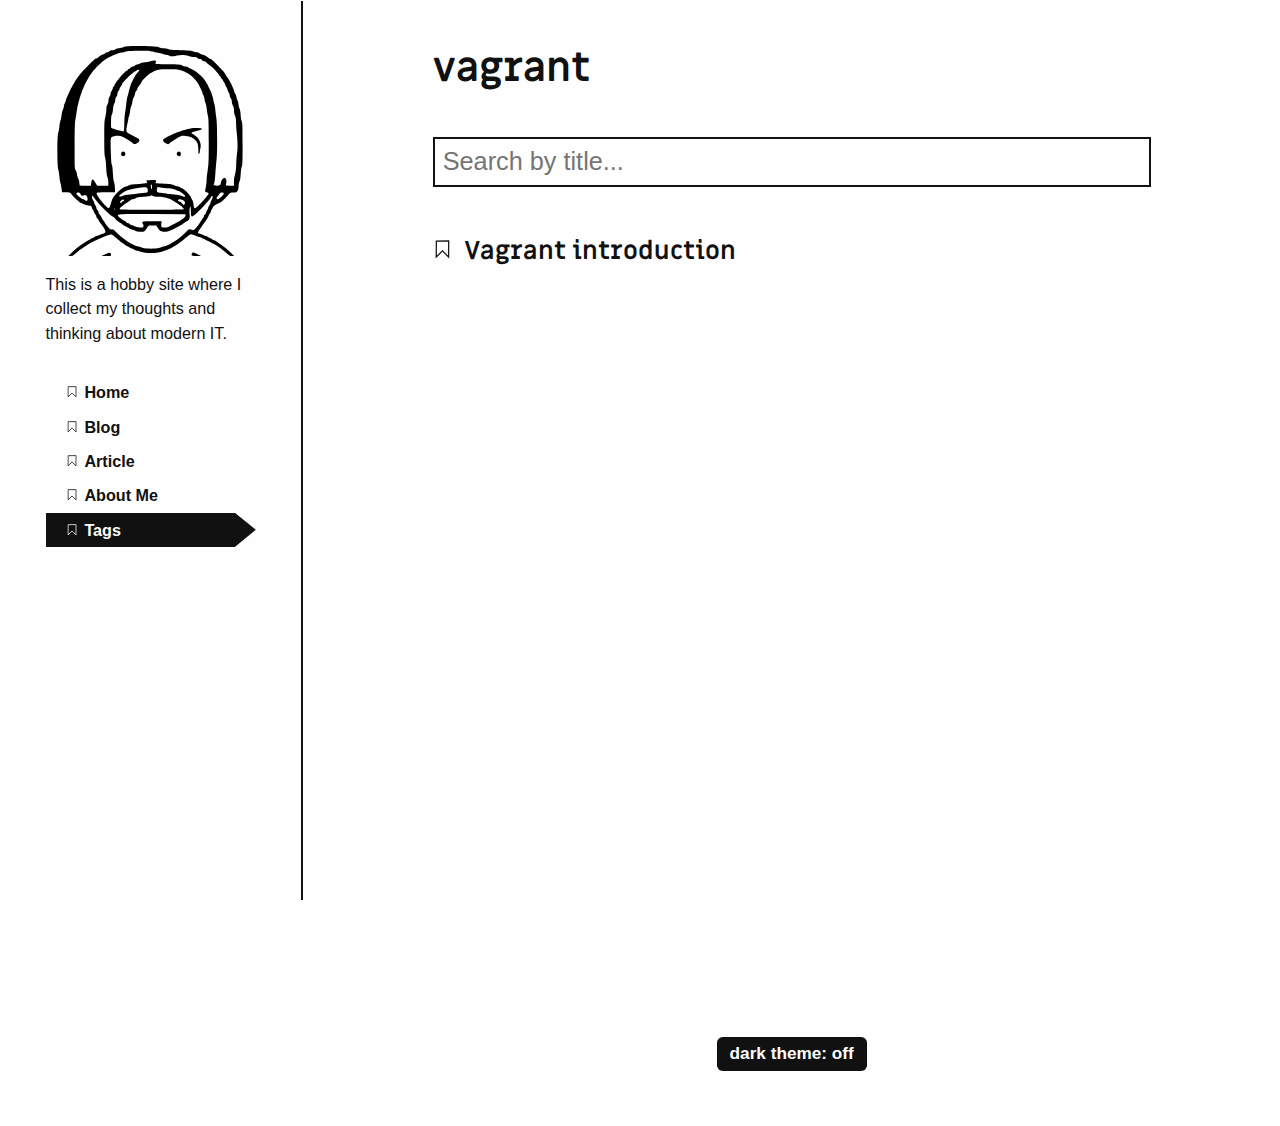
<file: tags/vagrant/index.html>
<!DOCTYPE html>
<html lang="en">
  <head>
  <meta charset="utf-8">
  <meta name="viewport" content="width=device-width, initial-scale=1.0">
  <meta http-equiv="X-UA-Compatible" content="IE=edge">

  <meta name="generator" content="Hugo 0.97.0" />
  <link rel="canonical" href="https://dpmdm.github.io/tags/vagrant/" />

  
    
    <meta name="description" content="vagrant">
  

  <link rel="apple-touch-icon" sizes="180x180" href="https://dpmdm.github.io/apple-touch-icon.png">
  <link rel="icon" type="image/png" sizes="32x32" href="https://dpmdm.github.io/favicon-32x32.png"> 
  <link rel="icon" type="image/png" sizes="16x16" href="https://dpmdm.github.io/favicon-16x16.png"> 
  <link rel="manifest" href="https://dpmdm.github.io/site.webmanifest"> 
  <link rel="mask-icon" href="https://dpmdm.github.io/safari-pinned-tab.svg" color="#000000"> 
  <meta name="msapplication-TileColor" content="#ffffff">
  <meta name="theme-color" content="#ffffff">

  <style>
    body {
      visibility: hidden;
      opacity: 0;
    }
  </style>

  <style id="darkTheme">
    .intro-and-nav,
    .main-and-footer {
      filter: invert(100%);
    }

    * {
      background-color: inherit
    }

    img:not([src*=".svg"]),
    .colors,
    iframe,
    .demo-container {
      filter: invert(100%);
    }
  </style>

  <link rel="stylesheet" href="/css/prism.css" media="none" onload="this.media='all';">

  
  
  <link rel="stylesheet" type="text/css" href="/css/styles.css">

  

  
  
  <title>vagrant | DM Thinking</title>
</head>

  <body>
    <a href="#main">skip to content</a>
    <noscript>
  <style>
    body {
      visibility: visible;
      opacity: 1;
    }
  </style>
</noscript>

    <svg style="display: none">
  <symbol id="bookmark" viewBox="0 0 40 50">
   <g transform="translate(2266 3206.2)">
    <path style="stroke:currentColor;stroke-width:3.2637;fill:none" d="m-2262.2-3203.4-.2331 42.195 16.319-16.318 16.318 16.318.2331-42.428z"/>
   </g>
  </symbol>

  <symbol id="w3c" viewBox="0 0 127.09899 67.763">
   <text font-size="83" style="font-size:83px;font-family:Trebuchet;letter-spacing:-12;fill-opacity:0" letter-spacing="-12" y="67.609352" x="-26.782778">W3C</text>
   <text font-size="83" style="font-size:83px;font-weight:bold;font-family:Trebuchet;fill-opacity:0" y="67.609352" x="153.21722" font-weight="bold">SVG</text>
   <path style="fill:currentColor;image-rendering:optimizeQuality;shape-rendering:geometricPrecision" d="m33.695.377 12.062 41.016 12.067-41.016h8.731l-19.968 67.386h-.831l-12.48-41.759-12.479 41.759h-.832l-19.965-67.386h8.736l12.061 41.016 8.154-27.618-3.993-13.397h8.737z"/>
   <path style="fill:currentColor;image-rendering:optimizeQuality;shape-rendering:geometricPrecision" d="m91.355 46.132c0 6.104-1.624 11.234-4.862 15.394-3.248 4.158-7.45 6.237-12.607 6.237-3.882 0-7.263-1.238-10.148-3.702-2.885-2.47-5.02-5.812-6.406-10.022l6.82-2.829c1.001 2.552 2.317 4.562 3.953 6.028 1.636 1.469 3.56 2.207 5.781 2.207 2.329 0 4.3-1.306 5.909-3.911 1.609-2.606 2.411-5.738 2.411-9.401 0-4.049-.861-7.179-2.582-9.399-1.995-2.604-5.129-3.912-9.397-3.912h-3.327v-3.991l11.646-20.133h-14.062l-3.911 6.655h-2.493v-14.976h32.441v4.075l-12.31 21.217c4.324 1.385 7.596 3.911 9.815 7.571 2.22 3.659 3.329 7.953 3.329 12.892z"/>
   <path style="fill:currentColor;image-rendering:optimizeQuality;shape-rendering:geometricPrecision" d="m125.21 0 1.414 8.6-5.008 9.583s-1.924-4.064-5.117-6.314c-2.693-1.899-4.447-2.309-7.186-1.746-3.527.73-7.516 4.938-9.258 10.13-2.084 6.21-2.104 9.218-2.178 11.978-.115 4.428.58 7.043.58 7.043s-3.04-5.626-3.011-13.866c.018-5.882.947-11.218 3.666-16.479 2.404-4.627 5.954-7.404 9.114-7.728 3.264-.343 5.848 1.229 7.841 2.938 2.089 1.788 4.213 5.698 4.213 5.698l4.94-9.837z"/>
   <path style="fill:currentColor;image-rendering:optimizeQuality;shape-rendering:geometricPrecision" d="m125.82 48.674s-2.208 3.957-3.589 5.48c-1.379 1.524-3.849 4.209-6.896 5.555-3.049 1.343-4.646 1.598-7.661 1.306-3.01-.29-5.807-2.032-6.786-2.764-.979-.722-3.486-2.864-4.897-4.854-1.42-2-3.634-5.995-3.634-5.995s1.233 4.001 2.007 5.699c.442.977 1.81 3.965 3.749 6.572 1.805 2.425 5.315 6.604 10.652 7.545 5.336.945 9.002-1.449 9.907-2.031.907-.578 2.819-2.178 4.032-3.475 1.264-1.351 2.459-3.079 3.116-4.108.487-.758 1.276-2.286 1.276-2.286l-1.276-6.644z"/>
  </symbol>

  <symbol id="tag" viewBox="0 0 177.16535 177.16535">
    <g transform="translate(0 -875.2)">
     <path style="fill-rule:evenodd;stroke-width:0;fill:currentColor" d="m159.9 894.3-68.79 8.5872-75.42 77.336 61.931 60.397 75.429-76.565 6.8495-69.755zm-31.412 31.835a10.813 10.813 0 0 1 1.8443 2.247 10.813 10.813 0 0 1 -3.5174 14.872l-.0445.0275a10.813 10.813 0 0 1 -14.86 -3.5714 10.813 10.813 0 0 1 3.5563 -14.863 10.813 10.813 0 0 1 13.022 1.2884z"/>
    </g>
  </symbol>

  <symbol id="balloon" viewBox="0 0 141.73228 177.16535">
   <g transform="translate(0 -875.2)">
    <g>
     <path style="fill:currentColor" d="m68.156 882.83-.88753 1.4269c-4.9564 7.9666-6.3764 17.321-5.6731 37.378.36584 10.437 1.1246 23.51 1.6874 29.062.38895 3.8372 3.8278 32.454 4.6105 38.459 4.6694-.24176 9.2946.2879 14.377 1.481 1.2359-3.2937 5.2496-13.088 8.886-21.623 6.249-14.668 8.4128-21.264 10.253-31.252 1.2464-6.7626 1.6341-12.156 1.4204-19.764-.36325-12.93-2.1234-19.487-6.9377-25.843-2.0833-2.7507-6.9865-7.6112-7.9127-7.8436-.79716-.20019-6.6946-1.0922-6.7755-1.0248-.02213.0182-5.0006-.41858-7.5248-.22808l-2.149-.22808h-3.3738z"/>
     <path style="fill:currentColor" d="m61.915 883.28-3.2484.4497c-1.7863.24724-3.5182.53481-3.8494.63994-2.4751.33811-4.7267.86957-6.7777 1.5696-.28598 0-1.0254.20146-2.3695.58589-5.0418 1.4418-6.6374 2.2604-8.2567 4.2364-6.281 7.6657-11.457 18.43-12.932 26.891-1.4667 8.4111.71353 22.583 5.0764 32.996 3.8064 9.0852 13.569 25.149 22.801 37.517 1.3741 1.841 2.1708 2.9286 2.4712 3.5792 3.5437-1.1699 6.8496-1.9336 10.082-2.3263-1.3569-5.7831-4.6968-21.86-6.8361-33.002-.92884-4.8368-2.4692-14.322-3.2452-19.991-.68557-5.0083-.77707-6.9534-.74159-15.791.04316-10.803.41822-16.162 1.5026-21.503 1.4593-5.9026 3.3494-11.077 6.3247-15.852z"/>
     <path style="fill:currentColor" d="m94.499 885.78c-.10214-.0109-.13691 0-.0907.0409.16033.13489 1.329 1.0675 2.5976 2.0723 6.7003 5.307 11.273 14.568 12.658 25.638.52519 4.1949.24765 14.361-.5059 18.523-2.4775 13.684-9.7807 32.345-20.944 53.519l-3.0559 5.7971c2.8082.76579 5.7915 1.727 8.9926 2.8441 11.562-11.691 18.349-19.678 24.129-28.394 7.8992-11.913 11.132-20.234 12.24-31.518.98442-10.02-1.5579-20.876-6.7799-28.959-.2758-.4269-.57803-.86856-.89617-1.3166-3.247-6.13-9.752-12.053-21.264-16.131-2.3687-.86369-6.3657-2.0433-7.0802-2.1166z"/>
     <path style="fill:currentColor" d="m32.52 892.22c-.20090-.13016-1.4606.81389-3.9132 2.7457-11.486 9.0476-17.632 24.186-16.078 39.61.79699 7.9138 2.4066 13.505 5.9184 20.562 5.8577 11.77 14.749 23.219 30.087 38.74.05838.059.12188.1244.18052.1838 1.3166-.5556 2.5965-1.0618 3.8429-1.5199-.66408-.32448-1.4608-1.3297-3.8116-4.4602-5.0951-6.785-8.7512-11.962-13.051-18.486-5.1379-7.7948-5.0097-7.5894-8.0586-13.054-6.2097-11.13-8.2674-17.725-8.6014-27.563-.21552-6.3494.13041-9.2733 1.775-14.987 2.1832-7.5849 3.9273-10.986 9.2693-18.07 1.7839-2.3656 2.6418-3.57 2.4409-3.7003z"/>
     <path style="fill:currentColor" d="m69.133 992.37c-6.2405.0309-12.635.76718-19.554 2.5706 4.6956 4.7759 9.935 10.258 12.05 12.625l4.1272 4.6202h11.493l3.964-4.4516c2.0962-2.3541 7.4804-7.9845 12.201-12.768-8.378-1.4975-16.207-2.6353-24.281-2.5955z"/>
     <rect style="stroke-width:0;fill:currentColor" ry="2.0328" height="27.746" width="22.766" y="1017.7" x="60.201"/>
    </g>
   </g>
  </symbol>

  <symbol id="info" viewBox="0 0 41.667 41.667">
   <g transform="translate(-37.035 -1004.6)">
    <path style="stroke-linejoin:round;stroke:currentColor;stroke-linecap:round;stroke-width:3.728;fill:none" d="m76.25 1030.2a18.968 18.968 0 0 1 -23.037 13.709 18.968 18.968 0 0 1 -13.738 -23.019 18.968 18.968 0 0 1 23.001 -13.768 18.968 18.968 0 0 1 13.798 22.984"/>
    <g transform="matrix(1.1146 0 0 1.1146 -26.276 -124.92)">
     <path style="stroke:currentColor;stroke-linecap:round;stroke-width:3.728;fill:none" d="m75.491 1039.5v-8.7472"/>
     <path style="stroke-width:0;fill:currentColor" transform="scale(-1)" d="m-73.193-1024.5a2.3719 2.3719 0 0 1 -2.8807 1.7142 2.3719 2.3719 0 0 1 -1.718 -2.8785 2.3719 2.3719 0 0 1 2.8763 -1.7217 2.3719 2.3719 0 0 1 1.7254 2.8741"/>
    </g>
   </g>
  </symbol>

  <symbol id="warning" viewBox="0 0 48.430474 41.646302">
    <g transform="translate(-1.1273 -1010.2)">
     <path style="stroke-linejoin:round;stroke:currentColor;stroke-linecap:round;stroke-width:4.151;fill:none" d="m25.343 1012.3-22.14 37.496h44.28z"/>
     <path style="stroke:currentColor;stroke-linecap:round;stroke-width:4.1512;fill:none" d="m25.54 1027.7v8.7472"/>
     <path style="stroke-width:0;fill:currentColor" d="m27.839 1042.8a2.3719 2.3719 0 0 1 -2.8807 1.7143 2.3719 2.3719 0 0 1 -1.718 -2.8785 2.3719 2.3719 0 0 1 2.8763 -1.7217 2.3719 2.3719 0 0 1 1.7254 2.8741"/>
    </g>
  </symbol>

  <symbol id="menu" viewBox="0 0 50 50">
     <rect style="stroke-width:0;fill:currentColor" height="10" width="50" y="0" x="0"/>
     <rect style="stroke-width:0;fill:currentColor" height="10" width="50" y="20" x="0"/>
     <rect style="stroke-width:0;fill:currentColor" height="10" width="50" y="40" x="0"/>
   </symbol>

   <symbol id="link" viewBox="0 0 50 50">
    <g transform="translate(0 -1002.4)">
     <g transform="matrix(.095670 0 0 .095670 2.3233 1004.9)">
      <g>
       <path style="stroke-width:0;fill:currentColor" d="m452.84 192.9-128.65 128.65c-35.535 35.54-93.108 35.54-128.65 0l-42.881-42.886 42.881-42.876 42.884 42.876c11.845 11.822 31.064 11.846 42.886 0l128.64-128.64c11.816-11.831 11.816-31.066 0-42.9l-42.881-42.881c-11.822-11.814-31.064-11.814-42.887 0l-45.928 45.936c-21.292-12.531-45.491-17.905-69.449-16.291l72.501-72.526c35.535-35.521 93.136-35.521 128.64 0l42.886 42.881c35.535 35.523 35.535 93.141-.001 128.66zm-254.28 168.51-45.903 45.9c-11.845 11.846-31.064 11.817-42.881 0l-42.884-42.881c-11.845-11.821-11.845-31.041 0-42.886l128.65-128.65c11.819-11.814 31.069-11.814 42.884 0l42.886 42.886 42.876-42.886-42.876-42.881c-35.54-35.521-93.113-35.521-128.65 0l-128.65 128.64c-35.538 35.545-35.538 93.146 0 128.65l42.883 42.882c35.51 35.54 93.11 35.54 128.65 0l72.496-72.499c-23.956 1.597-48.092-3.784-69.474-16.283z"/>
      </g>
     </g>
    </g>
  </symbol>

  <symbol id="doc" viewBox="0 0 35 45">
   <g transform="translate(-147.53 -539.83)">
    <path style="stroke:currentColor;stroke-width:2.4501;fill:none" d="m149.38 542.67v39.194h31.354v-39.194z"/>
    <g style="stroke-width:25" transform="matrix(.098003 0 0 .098003 133.69 525.96)">
     <path d="m220 252.36h200" style="stroke:currentColor;stroke-width:25;fill:none"/>
     <path style="stroke:currentColor;stroke-width:25;fill:none" d="m220 409.95h200"/>
     <path d="m220 488.74h200" style="stroke:currentColor;stroke-width:25;fill:none"/>
     <path d="m220 331.15h200" style="stroke:currentColor;stroke-width:25;fill:none"/>
    </g>
   </g>
 </symbol>

 <symbol id="tick" viewBox="0 0 177.16535 177.16535">
  <g transform="translate(0 -875.2)">
   <rect style="stroke-width:0;fill:currentColor" transform="rotate(30)" height="155" width="40" y="702.99" x="556.82"/>
   <rect style="stroke-width:0;fill:currentColor" transform="rotate(30)" height="40" width="90.404" y="817.99" x="506.42"/>
  </g>
 </symbol>
</svg>

    <div class="wrapper">
      <header class="intro-and-nav" role="banner">
  <div>
    <div class="intro">
      <a
        class="logo"
        href="https://dpmdm.github.io/"
        aria-label="DM Thinking home page"
      >
        
          <img 
            src="/images/logo.svg" 
            alt="Logo"
          >
        
      </a>
      <p class="library-desc">
         This is a hobby site where I collect my thoughts and thinking about modern IT. 
      </p>
    </div>
    <nav id="patterns-nav" class="patterns" role="navigation">
  <h2 class="vh">Main navigation</h2>
  <button id="menu-button" aria-expanded="false">
    <svg viewBox="0 0 50 50" aria-hidden="true" focusable="false">
      <use xlink:href="#menu"></use>
    </svg>
    Menu
  </button>
  
  <ul id="patterns-list">
  
    <li class="pattern">
      
      
      
      
      <a href="/" >
        <svg class="bookmark-icon" aria-hidden="true" focusable="false" viewBox="0 0 40 50">
          <use xlink:href="#bookmark"></use>
        </svg>
        <span class="text">Home</span>
      </a>
    </li>
  
    <li class="pattern">
      
      
      
      
      <a href="/blog/" >
        <svg class="bookmark-icon" aria-hidden="true" focusable="false" viewBox="0 0 40 50">
          <use xlink:href="#bookmark"></use>
        </svg>
        <span class="text">Blog</span>
      </a>
    </li>
  
    <li class="pattern">
      
      
      
      
      <a href="/article/" >
        <svg class="bookmark-icon" aria-hidden="true" focusable="false" viewBox="0 0 40 50">
          <use xlink:href="#bookmark"></use>
        </svg>
        <span class="text">Article</span>
      </a>
    </li>
  
    <li class="pattern">
      
      
      
      
      <a href="/about/" >
        <svg class="bookmark-icon" aria-hidden="true" focusable="false" viewBox="0 0 40 50">
          <use xlink:href="#bookmark"></use>
        </svg>
        <span class="text">About Me</span>
      </a>
    </li>
  
    <li class="pattern">
      
      
      
      
      <a href="/tags/" aria-current="page">
        <svg class="bookmark-icon" aria-hidden="true" focusable="false" viewBox="0 0 40 50">
          <use xlink:href="#bookmark"></use>
        </svg>
        <span class="text">Tags</span>
      </a>
    </li>
  
  </ul>
</nav>
    
  </div>
</header>

      <div class="main-and-footer">
        <div>
          
<main id="main">
  <h1>vagrant</h1>
  
  <input
    id="search"
    type="text"
    placeholder="Search by title..."
    aria-label="Search by title"
  />
  
  <ul class="patterns-list" id="list">
    
    <li>
      <h2>
        <a href="/article/vagrant/">
          <svg
            class="bookmark"
            aria-hidden="true"
            viewBox="0 0 40 50"
            focusable="false"
          >
            <use xlink:href="#bookmark"></use>
          </svg>
          Vagrant introduction
        </a>
      </h2>
    </li>
    
  </ul>
</main>

          
            <footer role="contentinfo">
  <div
  
  >
    <label for="themer">
      dark theme: <input type="checkbox" id="themer" class="vh">
      
      <span aria-hidden="true"></span>
    </label>
  </div>
  
</footer>

          
        </div>
      </div>
    </div>
    

<script src="/js/dom-scripts.js"></script>  

<script src="/js/prism.js"></script>



<script src="/js/search.7aef046a0cc8b0c532f1d20087b920459bc868c936bb48a6ae221eceefca2d07.js"></script>

<link rel="stylesheet" href="/css/search.fe0cd54a21628574bff49d721c827d1bb165ab56b0f22dd55ae78addbe61c309.css"></link>




    
    
  

  </body>
</html>
</file>
<file: css/prism.css>
/* PrismJS 1.15.0
https://prismjs.com/download.html#themes=prism&languages=markup+css+clike+javascript&plugins=line-numbers */
/**
 * prism.js default theme for JavaScript, CSS and HTML
 * Based on dabblet (http://dabblet.com)
 * @author Lea Verou
 */

code[class*="language-"],
pre[class*="language-"] {
	color: black;
	background: none;
	text-shadow: 0 1px white;
	font-family: Consolas, Monaco, 'Andale Mono', 'Ubuntu Mono', monospace;
	text-align: left;
	white-space: pre;
	word-spacing: normal;
	word-break: normal;
	word-wrap: normal;
	line-height: 1.5;

	-moz-tab-size: 4;
	-o-tab-size: 4;
	tab-size: 4;

	-webkit-hyphens: none;
	-moz-hyphens: none;
	-ms-hyphens: none;
	hyphens: none;
}

pre[class*="language-"]::-moz-selection, pre[class*="language-"] ::-moz-selection,
code[class*="language-"]::-moz-selection, code[class*="language-"] ::-moz-selection {
	text-shadow: none;
	background: #b3d4fc;
}

pre[class*="language-"]::selection, pre[class*="language-"] ::selection,
code[class*="language-"]::selection, code[class*="language-"] ::selection {
	text-shadow: none;
	background: #b3d4fc;
}

@media print {
	code[class*="language-"],
	pre[class*="language-"] {
		text-shadow: none;
	}
}

/* Code blocks */
pre[class*="language-"] {
	padding: 1em;
	margin: .5em 0;
	overflow: auto;
}

:not(pre) > code[class*="language-"],
pre[class*="language-"] {
	background: #f5f2f0;
}

/* Inline code */
:not(pre) > code[class*="language-"] {
	padding: .1em;
	border-radius: .3em;
	white-space: normal;
}

.token.comment,
.token.prolog,
.token.doctype,
.token.cdata {
	color: slategray;
}

.token.punctuation {
	color: #999;
}

.namespace {
	opacity: .7;
}

.token.property,
.token.tag,
.token.boolean,
.token.number,
.token.constant,
.token.symbol,
.token.deleted {
	color: #905;
}

.token.selector,
.token.attr-name,
.token.string,
.token.char,
.token.builtin,
.token.inserted {
	color: #690;
}

.token.operator,
.token.entity,
.token.url,
.language-css .token.string,
.style .token.string {
	color: #9a6e3a;
	background: hsla(0, 0%, 100%, .5);
}

.token.atrule,
.token.attr-value,
.token.keyword {
	color: #07a;
}

.token.function,
.token.class-name {
	color: #DD4A68;
}

.token.regex,
.token.important,
.token.variable {
	color: #e90;
}

.token.important,
.token.bold {
	font-weight: bold;
}
.token.italic {
	font-style: italic;
}

.token.entity {
	cursor: help;
}

pre[class*="language-"].line-numbers {
	position: relative;
	padding-left: 3.8em;
	counter-reset: linenumber;
}

pre[class*="language-"].line-numbers > code {
	position: relative;
	white-space: inherit;
}

.line-numbers .line-numbers-rows {
	position: absolute;
	pointer-events: none;
	top: 0;
	font-size: 100%;
	left: -3.8em;
	width: 3em; /* works for line-numbers below 1000 lines */
	letter-spacing: -1px;
	border-right: 1px solid #999;

	-webkit-user-select: none;
	-moz-user-select: none;
	-ms-user-select: none;
	user-select: none;

}

	.line-numbers-rows > span {
		pointer-events: none;
		display: block;
		counter-increment: linenumber;
	}

		.line-numbers-rows > span:before {
			content: counter(linenumber);
			color: #999;
			display: block;
			padding-right: 0.8em;
			text-align: right;
		}
</file>
<file: css/styles.css>
/* Fonts */
@font-face {
    font-family: 'Miriam Libre';
    src: url('https://dpmdm.github.io/css/fonts/miriamlibre-bold.woff2') format('woff2'), url('https://dpmdm.github.io/css/fonts/miriamlibre-bold.woff') format('woff');
    font-weight: bold;
    font-style: normal;
}
*,
*::before,
*::after {
    font-family: inherit;
    background-color: inherit;
    color: inherit;
    margin: 0;
    padding: 0;
    box-sizing: border-box;
}
html {
    font-size: calc(1em + 0.33vw);
    font-family: Arial, Helvetica Neue, sans-serif;
    line-height: 1.5;
    color: #111;
    background-color: #fefefe;
}
template {
  display: none !important;
}
* + * {
    margin-top: 2.25rem;
}
br,
dt,
dd,
th,
td,
option,
[hidden] + *,
li + li,
body,
.main-and-footer {
    margin-top: 0;
}
p + p {
    margin-top: 0.75rem;
}
.priority {
  margin-top: 0;
}
a {
    text-decoration: none;
    border-bottom: 1px solid;
}
abbr {
    text-decoration: none;
    cursor: help;
    border-bottom: 1px dashed;
}
img {
    max-width: 100%;
    max-height: 50vh;
}
.img-link {
    border-bottom: none;
}
p img {
    margin: 0.75rem 0;
}
figure p img {
    margin: 0;
}
:focus:not([tabindex="-1"]),
[data-expands]:focus svg,
.patterns a:focus .text,
[for="themer"] :focus + [aria-hidden] {
    outline: 4px solid #999;
}
a {
  outline-offset: 2px;
}

/* Katex math typesetting */
.katex * {
    margin-top: 0;
    background-color: transparent;
}

/* Fix for IE :( */
[tabindex="-1"]:focus,
div:not([tabindex]):focus {
    outline: none;
}
[hidden] {
  display: none;
}

/* Skip link */
[href="#main"] {
    display: block;
    width: 100%;
    padding: 0.75rem;
    color: #fefefe;
    background: #000;
    position: absolute;
    top: -3rem;
    text-align: center;
    z-index: 1;
}
[href="#main"]:focus {
    top: 0;
    outline: none;
}

/* Text styles */
h1,
h2,
h3,
h4 {
    font-family: Miriam Libre, serif;
    line-height: 1.125;
}
h1 {
    font-size: 2rem;
}
h2 {
    font-size: 1.66rem;
}
h3 {
    font-size: 1.25rem;
}
h4,
h5 {
    font-size: 1rem;
    font-family: PT Sans, sans-serif;
}
h5 {
    font-size: 0.85rem;
    text-transform: uppercase;
}
kbd {
    line-height: 1;
    font-size: 0.66rem;
    padding: 0.1rem 0.33rem;
    border-radius: 0.25rem;
    border: 2px solid;
    box-shadow: 0.125rem 0.125rem 0 #111;
    vertical-align: 0.33em;
}
pre,
.file-tree {
    overflow-x: auto;
    padding: 1.5rem;
    border: 1px solid;
}
code {
    font-family: Consolas, Monaco, 'Andale Mono', 'Ubuntu Mono', monospace;
    font-size: 0.85em;
}
.cmd {
    padding: 0.75rem;
    background: #111;
}
.cmd code {
    color: #fefefe;
    white-space: pre-wrap;
}
.cmd code::before {
    content: '$';
    font-weight: bold;
    padding-right: 0.25em;
}
.cmd code::selection{
    background: #fefefe;
    color: rgba(0,0,0,.8);
}
/* Lists */
main ul,
main ol {
    margin-left: 2.25rem;
}
main li + li {
    margin-top: 0.5rem;
}
main ul ul, main ol ol, main li ul, main li ol {
    margin-top: 0.5rem;
}
ol ol {
  list-style: lower-latin;
}
ol ol ol {
  list-style: lower-roman;
}
main dt {
    font-weight: bold;
}
main dd {
  padding-left: 2rem;
}
dd ul {
  margin-left: 0;
}
dd li + li {
  margin: 0;
}

/* Blockquotes */
blockquote {
  border-left: 0.5rem solid;
  padding-left: 0.75rem;
}
blockquote .author {
  font-size: 0.85rem;
}

/* Buttons */
button {
    font-size: 1.25rem;
    border-radius: 0.33em;
    font-family: inherit;
    background: #111;
    color: #fefefe;
    padding: 0.75rem;
    border: 0;
}
[data-launch] {
  font-size: 0.66rem !important;
  padding: 0.5rem !important;
  margin-top: 0 !important;
  border-radius: 0 !important;
  border-top-left-radius: 0.33rem !important;
  box-shadow: none !important;
  background: #111 !important;
  color: #fefefe !important;
  position: absolute !important;
  right: 0 !important;
  bottom: 0 !important;
}

/* Forms */
label {
  display: inline-block;
  font-weight: bold;
}
[for="themer"] {
  background: #111;
  border-radius: 0.33em;
  color: #fefefe;
  padding: 0.25em 0.75em;
  margin: 0.5rem;
}
[for="themer"] [aria-hidden]::before {
  content: 'off';
}
[for="themer"] :checked + [aria-hidden]::before {
  content: 'on';
}

/* Tables */
table {
    text-align: left;
    table-layout: fixed;
    width: 100%;
    border-collapse: collapse;
}
th,
td {
    border: 2px solid;
    padding: 0.5rem;
    line-height: 1.25;
    margin: 0;
}
th {
    font-weight: bold;
}
th:empty {
    border: 0;
}

/* Tested using... table */
.tested {
    text-align: center;
    border: 1px solid #111;
}
.tested tr {
    display: flex;
    flex-flow: row wrap;
}
.tested td, .tested th {
    vertical-align: middle;
    overflow: hidden;
    flex: 1 0 auto;
    border: 1px solid #111;
}
.tested th {
    width: 100%;
    background-color: #111;
    color: #fefefe;
    outline-color: #111;
}
.tested img {
    max-width: 3rem;
}
.tested span {
    display: block;
    margin: 0;
}
.tested .additional {
    font-size: 0.85rem;
}
caption {
    font-size: 1.125rem;
    padding-bottom: 0.25rem;
    font-style: italic;
}

/* Page structure */
.wrapper {
    position: relative;
    margin-top: 0;
    overflow-x: hidden;
}
.intro-and-nav {
    font-size: 0.8rem;
    width: 15rem;
    height: 100vh;
    position: fixed;
    top: 0;
    left: 0;
    border-right: 2px solid;
}
.intro-and-nav > div {
    padding: 2.25rem;
    display: flex;
    flex-direction: column;
    height: 100%;
}
.intro {
  flex: 0 0 auto;
}
.patterns {
  flex: 1 1 auto;
}
.logo {
    border: 0;
}
.logo img {
    width: 100%;
    max-width: 12rem;
}
.library-desc {
    margin-top: 0.5rem;
    margin-left: auto;
    margin-right: auto;
    max-width: 25rem;
}
.main-and-footer {
    margin-left: 15rem;
}
.main-and-footer > div {
    max-width: 40rem;
    margin: 0 auto;
    padding: 2.25rem;
}
[role="contentinfo"] {
    font-size: 0.85rem;
    margin-top: 4rem;
    text-align: center;
}

/* Patterns navigation */
.patterns {
    overflow: auto;
    margin-top: 1.5rem;
    min-width: max-content;
}
.patterns * {
    margin-top: 0;
}
.patterns h3 {
    font-size: 1rem;
}
.patterns h3 + ul {
    margin-top: 0.75rem;
}
.patterns li {
    line-height: 1.125;
    list-style: none;
}
.patterns li + li {
}
.patterns ul ul {
    margin-left: 0.75rem;
}
.pattern a {
    border: 0;
    display: flex;
    flex-wrap: nowrap;
    align-items: baseline;
    font-weight: bold;
    padding: 0 1rem;
    padding-top: 0.5em;
    padding-bottom: 0.5em;
}
.pattern a:focus {
    outline: none;
}
.pattern span {
    margin-left: 0.125rem;
}

/* After */
.pattern [aria-current] {
  background-color: #111;
  clip-path: polygon(0% 0%, 90% 0%, 100% 50%, 90% 100%, 0% 100%);
  color: #fefefe;
}

/* Menu button */
#menu-button {
    display: none;
    width: 100%;
    text-align: center;
}
#menu-button:focus {
    outline: none;
    box-shadow: inset 0 0 0 0.25rem #999;
}

/* Tables of contents */
.toc {
    font-size: 0.85rem;
    border: 1px solid;
    padding: 1.5rem;
}
.toc nav {
  margin-top: 1rem;
}
.toc ol {
    margin-left: 0.75rem;
    margin-top: 0.5rem;
}

/* Disqus Comments */
#disqus-container {
  text-align: center;
}
#disqus-button {
  width: 100%;
  padding: 0.25em 0.75em;
}
#disqus-comments {
  display: none; 
}

/* Pattern lists */
.patterns-list {
    list-style: none;
    margin-left: 0;
}
.patterns-list h2 {
    font-size: 1.25rem;
    line-height: 1.6;
}
.patterns-list li + li {
    margin-top: 1rem;
    padding-top: 1rem;
    border-top: 2px solid;
}
.patterns-list a {
    border: 0;
}

/* Tags */
.tags {
    margin-top: 0;
    font-size: 0.85rem;
}
.tags * {
    display: inline;
    margin: 0;
}
.tags strong {
    margin-right: 0.25rem;
}
.tags li {
    white-space: nowrap;
    margin: 0 0.25rem 0 0;
}

/* Date */
.date {
    margin-top: 0;
    font-size: 0.85rem;
}

/* Notes and warnings */
.note {
    border-left: 0.5rem solid;
    font-size: 0.85rem;
}
.note .sign {
    height: 2.25rem;
    width: 2.25rem;
}
.note > div {
    margin-left: 0.75rem;
}
.note > div > img:first-child {
    height: 1.5rem;
}
.note > div >:first-child + * {
    margin-top: 0;
}
.note.warning {
    border-left: 0;
    background-image: url(https://dpmdm.github.io/css/images/stripe.svg);
    background-size: 0.5rem auto;
    background-repeat: repeat-y;
}
.note.warning > div {
    margin-left: 1.25rem;
}

/* Tick lists */
.ticks li {
    list-style: none;
    position: relative;
}
.ticks li::before {
    content: '';
    display: inline-block;
    width: 1rem;
    height: 1rem;
    margin-right: 0.25rem;
    background-image: url(https://dpmdm.github.io/css/images/icon-tick.svg);
    background-size: 100% auto;
    position: absolute;
    left: -1.25rem;
    top: 0.25rem;
}

/* Figures */
figure {
    text-align: center;
}
figcaption {
    font-size: 0.85rem;
    font-style: italic;
    margin-top: 0.5rem;
}
main {
    display: block;
    counter-reset: fig;
    min-height: 100vh;
}
figcaption::before {
    counter-increment: fig;
    content: 'Figure ' counter(fig) ':\0020';
    font-weight: bold;
}

/* Code blocks */
pre[class*=language-] {
    background: none;
    margin-top: 2.25rem;
    margin-bottom: 0;
    overflow-y: hidden;
    overflow-x: auto;
}
code[class*="language-"], pre[class*="language-"] {
  text-shadow: none;
  /* filter: grayscale(100%); */
}
pre[class*=language-][data-line] {
    padding: 1em 0 0 2.25rem;
}
pre[class*=language-] code * {
    margin-top: 0 !important;
}
[data-codeblock-shortcode], .code-annotated code {
    display: inline-block;
    margin-top: -1rem;
}
.code-annotated {
    overflow-y: hidden;
    overflow-x: auto;
    padding: 1.5rem;
    border: 1px solid;
    white-space: pre;
    counter-reset: annotation;
}
.highlight {
    background: #ddd;
    padding: 0.0625rem 0.33rem;
    border-radius: 0.5rem;
}
.numbered .highlight::after,
.code-annotated.numbered + ol li::before  {
    counter-increment: annotation;
    content: counter(annotation);
    font-weight: bold;
    font-size: 0.5rem;
    background: #111;
    color: #fefefe;
    border-radius: 1rem;
    margin-left: 0.25rem;
    padding: 0.125em 0.5em;
    vertical-align: 0.33em;
}
.code-annotated.numbered + ol {
    list-style: none;
    counter-reset: annotation;
}
.code-annotated.numbered + ol li::before {
    font-size: 0.66em;
    margin-right: 0.33em;
    vertical-align: 0.25em;
}

/* File tree lists */
.file-tree {
    overflow-x: auto;
}
.file-tree ul {
    font-family: Courier, monospace;
    margin: 0;
    padding: 0;
    padding-left: 3rem;
    list-style: none;
    line-height: 1.25;
    position: relative;
}
.file-tree > ul {
    padding-left: 0;
    overflow-x: auto;
    overflow-y: hidden;
}
.file-tree li {
    background: #fefefe;
    position: relative;
    white-space: nowrap;
}
.file-tree li + li {
    margin-top: 0;
}
.file-tree li:not(:last-child) > ul::before {
    content: '\2502\0020\2502\0020\2502\0020\2502\0020\2502\0020\2502\0020\2502\0020\2502\0020\2502\0020\2502\0020\2502\0020\2502\0020\2502\0020\2502\0020\2502\0020\2502\0020\2502\0020\2502\0020\2502\0020\2502\0020\2502\0020\2502\0020\2502\0020\2502\0020\2502\0020\2502\0020\2502\0020\2502\0020\2502\0020\2502\0020\2502\0020\2502\0020\2502\0020\2502\0020\2502\0020\2502\0020\2502\0020\2502\0020\2502\0020\2502\0020';
    position: absolute;
    left: 0;
    top: 0;
    bottom: 0;
    width: 1em;
    white-space: normal;
}
.file-tree li::before {
    content: '\251C\2500\2500\0020';
}
.file-tree li:last-child::before {
    content: '\2514\2500\2500\0020';
}

/* Expandable sections */
.expandable-section {
    border-top: 1px solid;
    border-bottom: 1px solid;
    padding: 0.75rem 0;
}
[id^="js-expandable-"] {
    margin: 0;
    padding: 1.5rem 0 0.75rem;
}
@media screen {
    .expandable-section + .expandable-section {
        margin-top: 0;
        border-top: 0;
    }
}
[data-expands] {
    text-align: left;
    color: #111;
    border: 0;
    background: none;
    width: 100%;
    padding: 0;
    margin: 0;
    display: flex;
    align-items: center;
    justify-content: space-between;
    cursor: pointer;
}
[data-expands] svg {
    margin-top: 0;
    width: 1em;
    height: 1em;
}
[data-expands][aria-expanded="true"] svg .up-strut {
    display: none;
}
[data-expands]:focus {
    outline: none;
}
p:empty {
    display: none;
}
*:not(p) + p:empty + p {
    margin-top: 2.25rem;
}

/* WCAG and principles */
.wcag li {
    font-size: 0.85em;
}
.principles p {
    font-size: 0.85rem;
    margin-top: 0.75rem;
}
.principles.with-desc > li + li,
.wcag.with-desc > li + li {
    border-top: 1px solid;
    margin-top: 0.75rem;
    padding-top: 0.75rem;
}

/* Site errors */
.site-error {
    padding: 1.5rem;
    background: #efefef;
}
.site-error strong {
    color: #C83737;
}

/* SVG icons */
a svg,
button svg,
h1 svg,
th svg,
li > svg {
    height: 0.75em;
    width: 0.75em;
    margin-right: 0.25em;
}
h1 svg {
  margin-right: 0;
  width: 0.85em;
  height: 0.85em;
}
.wcag-icon {
  width: 1.25em;
}
.bookmark-icon {
  vertical-align: middle;
}
.link-icon {
  width: 0.75em;
  height: 0.75em;
}
.tags svg, .link-icon {
  vertical-align: middle;
}
.balloon-icon {
  width: 0.75em;
  margin-right: 0;
}
.print {
    white-space: nowrap;
    font-style: normal;
}

/* Color palettes */
.colors {
    display: flex;
    height: 5rem;
    margin: -0.25rem;
    list-style: none;
    flex-wrap: nowrap;
}
.colors li {
    margin: 0.25rem;
    flex: 1 0 auto;
    position: relative;
}
.colors span {
    line-height: 1;
    background-color: #111;
    color: #fefefe;
    font-size: 0.75rem;
    padding: 0.25rem;
    position: absolute;
    bottom: 0.25rem;
    right: 0.25rem;
}

/* Cross references */
.pattern-link {
    font-weight: bold;
}

/* Inline demos */
.demo-inner {
  border-top: 1px solid;
  border-bottom: 1px solid;
  padding: 1.5rem 0;
  position: relative;
}
[id^="js-demo-"] {
    all: initial;
    display: block;
}

/* Section links */
.h2-container {
    position: relative;
    font-size: 1.66rem;
}
.h2-container a {
    position: absolute;
    margin-top: 0;
    top: 0;
    line-height: 1;
    left: -1em;
    border: 0;
}

/* Single page layout */
.wrapper.print-version .main-and-footer {
    margin-left: 0;
}
.wrapper.print-version .intro-and-nav {
    position: static;
    border: 0;
    width: auto;
    text-align: center;
    display: flex;
    align-items: center;
    justify-content: center;
}
.wrapper.print-version main {
    min-height: 0;
}
.wrapper.print-version .library-desc {
    font-size: 1rem;
}
.wrapper.print-version .intro-and-nav > div {
    height: auto;
}
.wrapper.print-version #patterns-list {
    margin-left: 0;
    margin-top: 1.5rem;
    display: block;
}
.wrapper.print-version .toc {
    font-size: 1rem;
}
.wrapper.print-version .toc h2 {
    font-size: 1.66rem;
}
.wrapper.print-version #patterns-list h3 {
    font-size: 1.25rem;
}
.wrapper.print-version .patterns {
  margin-top: 0;
}
.pattern-section:not(:last-child) {
    padding-bottom: 2.25rem;
    border-bottom: 2px solid;
}
.pattern-section h1 {
    padding: 0 !important;
}

/* Custom 404 */
.custom-404 {
  text-align: center;
}
.custom-404 * {
  margin: 0;
}
.custom-404 svg {
  max-width: 100%;
}

/* Utilities */
.vh {
  clip: rect(1px, 1px, 1px, 1px);
  height: 1px;
  overflow: hidden;
  position: absolute;
  white-space: nowrap;
  width: 1px;
}
.gallery {
  display: flex;
  justify-content: center;
}

/* Media queries */
@media screen and (max-width: 45em) {
    body a {
      hyphens: auto;
    }
    [role="banner"] {
        position: static;
        width: auto;
        height: auto;
    }
    .intro {
        text-align: center;
    }
    .intro-and-nav {
        border-right: none;
    }
    .intro-and-nav > div {
        padding: 1.5rem;
    }
    .main-and-footer {
        margin: 0;
    }
    main {
      min-height: auto;
    }
    #patterns-list {
      margin-top: 0.5rem;
      border: 1px solid;
    }
    .patterns h3 {
        font-size: 1.5rem;
        padding: 1.5rem 1rem 0.75rem;
    }
    .patterns li:not(.pattern) {
        margin-top: 0;
    }
    .patterns ul ul {
        margin: 0;
    }
    .patterns li {
        margin-top: 0;
    }
    .pattern {
        font-size: 1rem;
    }
    .pattern a {
        padding: 1rem;
    }
    .pattern [aria-current] {
        clip-path: none;
        padding: 1rem;
    }
    .pattern + .pattern {
        border-top: 1px solid;
        margin-top: 0;
    }
    #menu-button {
        display: block;
    }
    #patterns-list {
        display: none;
    }
    .toc-link {
      display: none;
    }
    [aria-expanded="true"] + #patterns-list {
        display: block;
    }
    code {
      word-break: break-all;
    }
}
@media print {
    .wrapper:not(.print-version) .intro-and-nav,
    .wrapper:not(.print-version) [role="contentinfo"] {
        display: none;
    }
    .main-and-footer {
        margin-left: 0;
    }
    a {
        border: 0;
    }
    main a::after {
        content: " (" attr(href) ")";
        word-break: break-word;
    }
    main nav a::after {
        content: '';
    }
    .cmd code {
        background: #fefefe;
        color: #111;
    }
    pre code {
        white-space: pre-wrap !important;
    }
    .expandable-section {
        border: 0;
        padding: 0;
    }
    .expandable-section + p {
        margin-top: 0.75rem;
    }
    [id^="js-expandable-"] {
        display: block;
    }
    [data-expands] svg {
        display: none;
    }
    main *:not(.with-desc) {
        page-break-inside: avoid;
    }
    .note.warning {
        border-left: 0.5rem solid;
        background: none;
    }
}
@media (-ms-high-contrast: active) {
  img[src*=".svg"] {
    background: #fefefe;
    padding: 0.5rem;
  }
  .ticks li::before {
    content: '✓';
    background: none;
    width: auto;
    top: 0;
  }
  .note.warning {
      border-left: 0.5rem solid;
      background: none;
  }
}

::-moz-selection { /* Code for Firefox */
    background: rgba(0,0,0,.8);
    color: #fefefe;
}
  
::selection {
  background: rgba(0,0,0,.8);
  color: #fefefe;
}
</file>
<file: css/search.fe0cd54a21628574bff49d721c827d1bb165ab56b0f22dd55ae78addbe61c309.css>
#search {
  height: 50px;
  width: 100%;
  padding: 8px;
  border: 2px solid;
  line-height: 1.6;
  font-size: 1.25rem;
}
</file>
